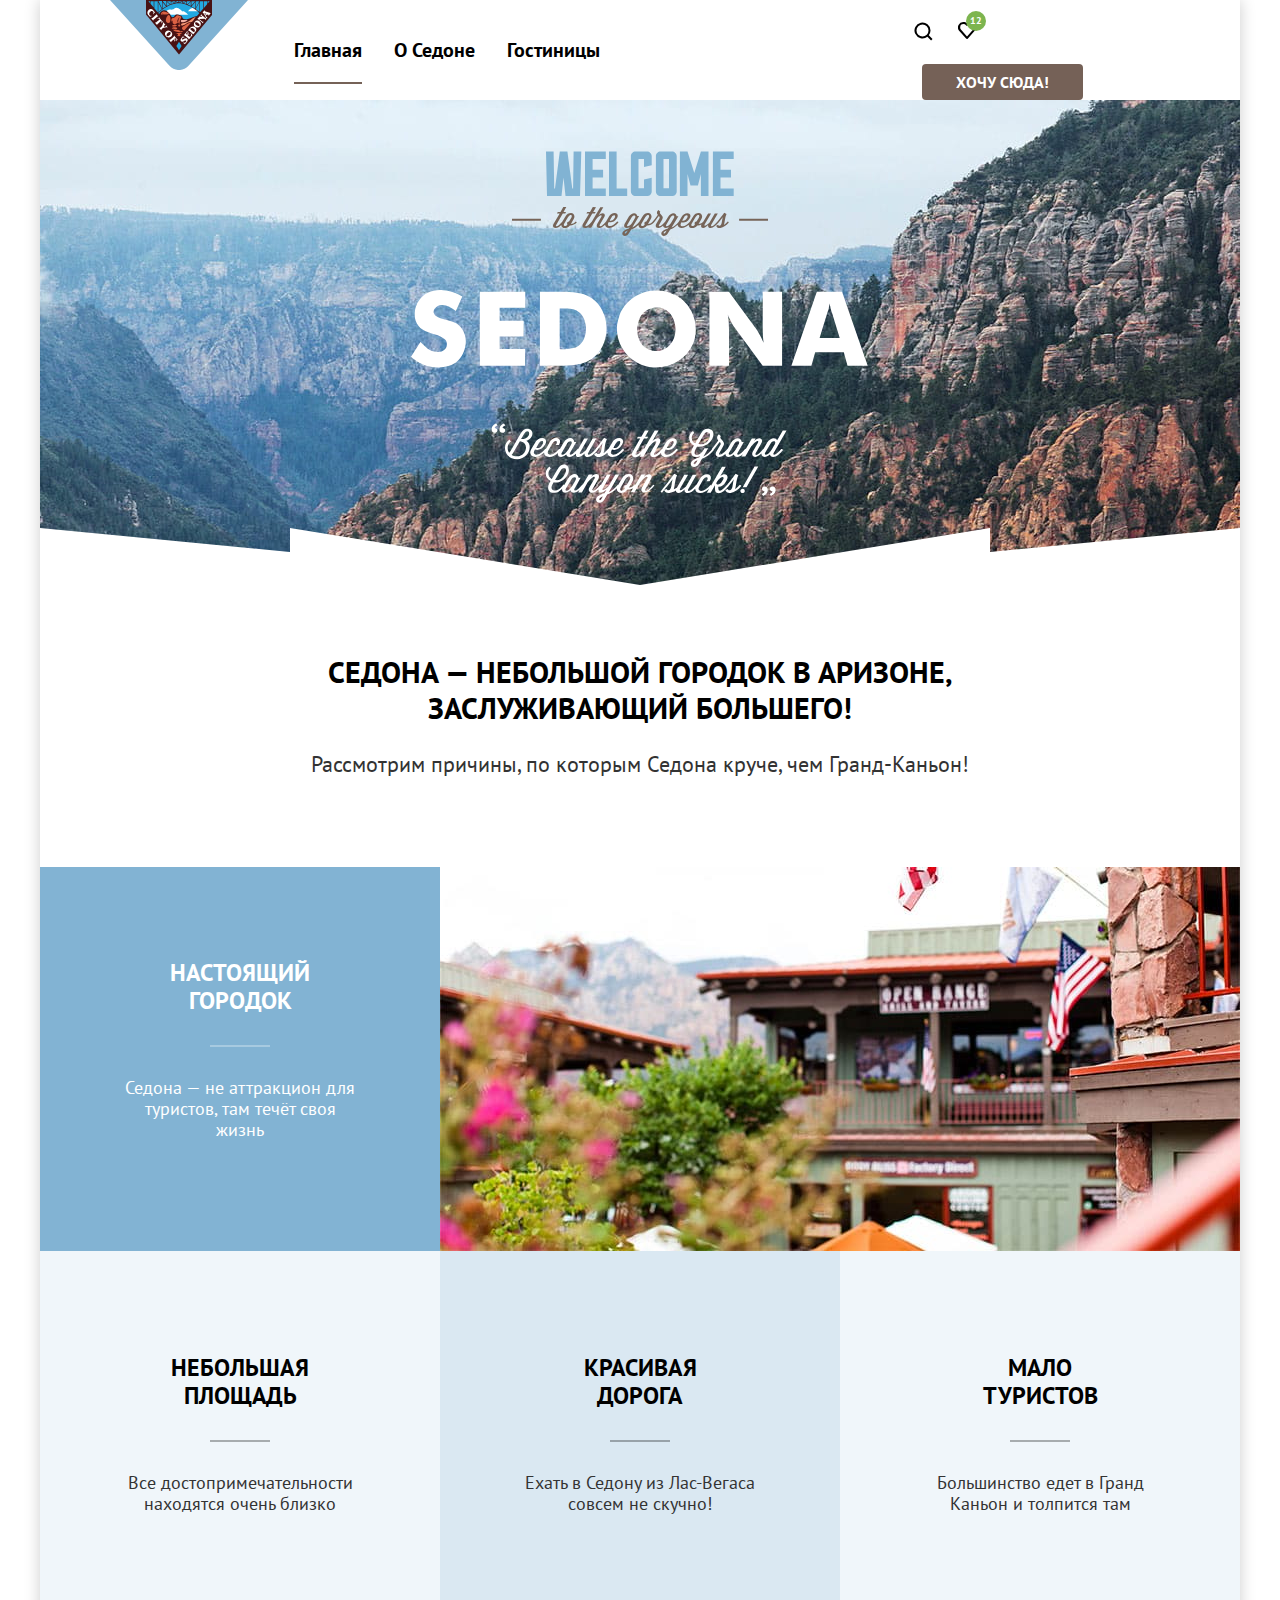
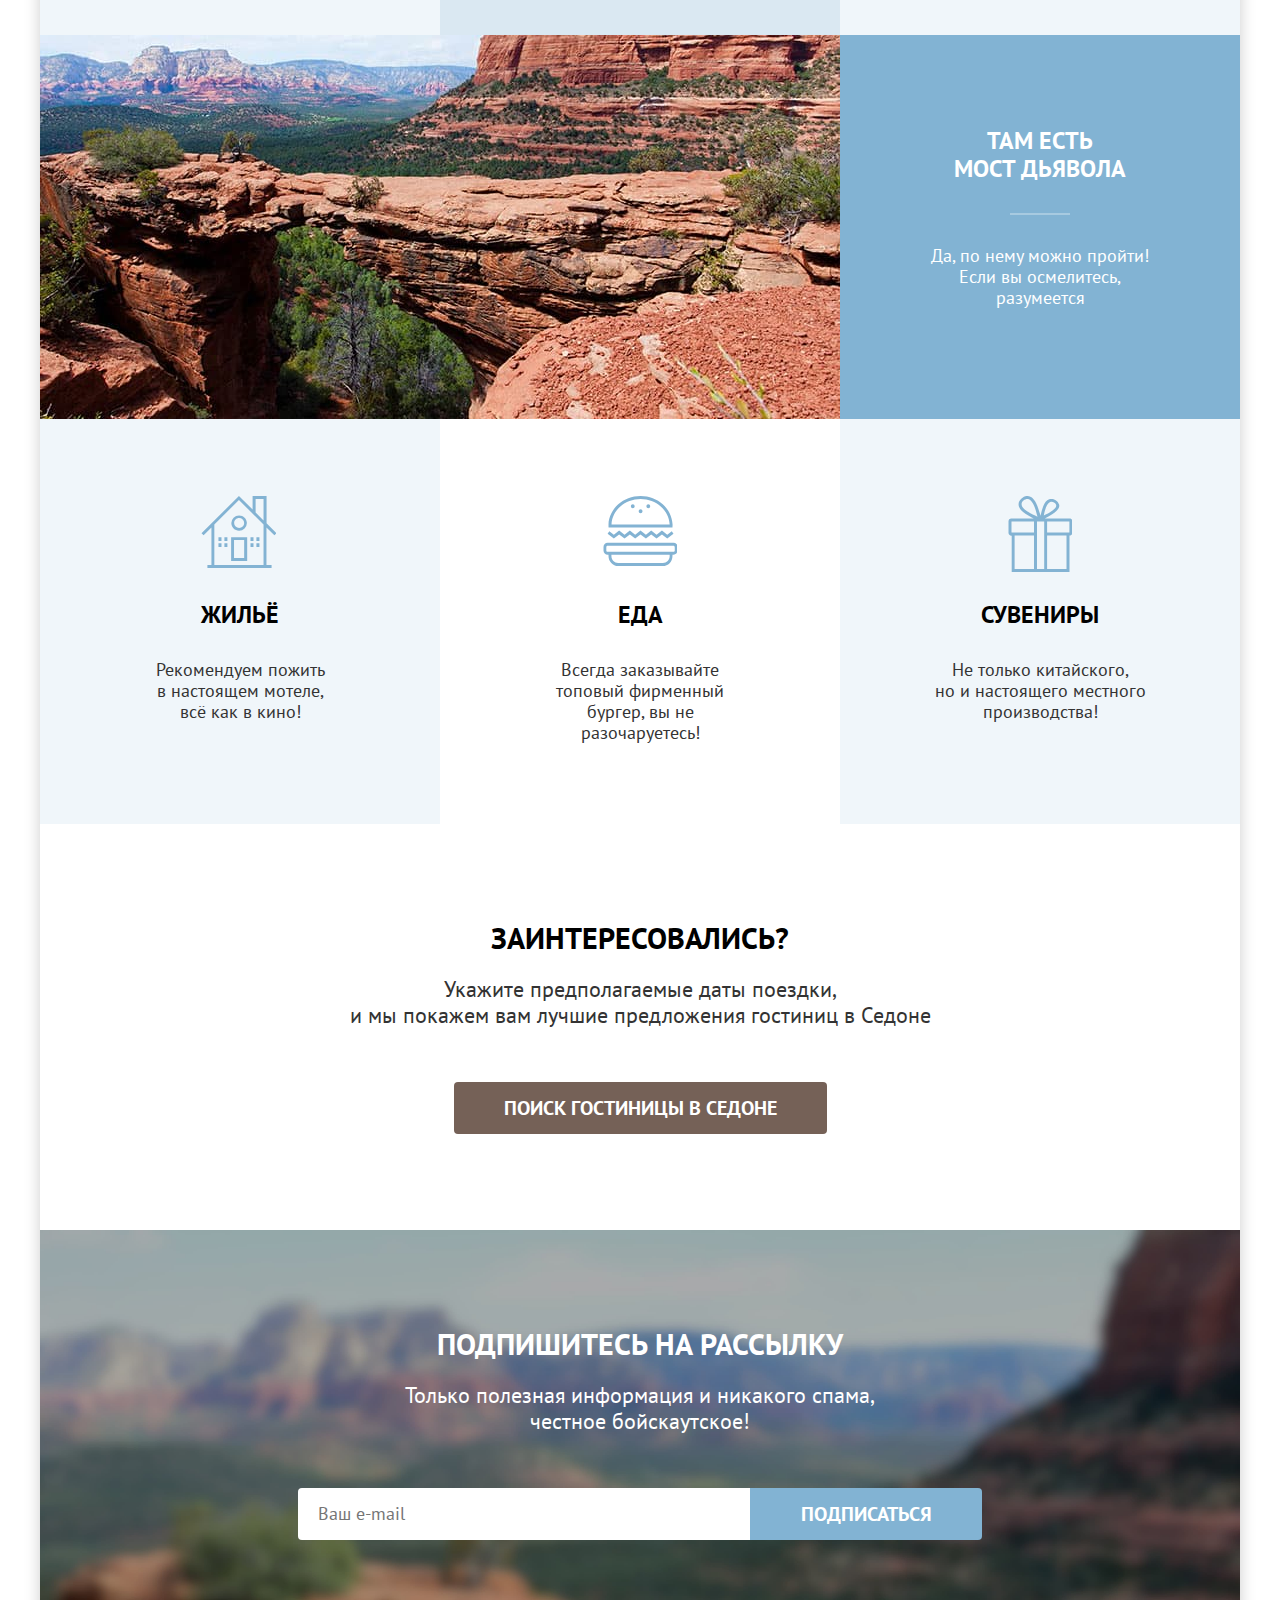
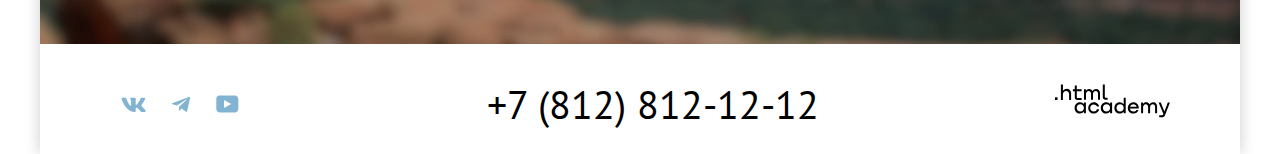
<file: index.html>
<!DOCTYPE html>
<html lang="ru">
  <head>
    <meta charset="utf-8">
    <title>HTML Academy: Седона</title>
    <link rel="stylesheet" href="styles/styles.css">
    <link rel="icon" href="favicon.ico">
  </head>
  <body>
  <div class="page-container">
  <header class="main-header">
    <nav class="navigation">
      <a class="main-header-logo">
        <img class="logo" src="images/icons/logo.svg" width="140" height="70" alt="Логотип сайта городка Седона.">
      </a>
      <ul class="navigation-list">
        <li class="navigation-item">
          <a class="navigation-link navigation-link-current" href="index.html">Главная</a>
        </li>
        <li class="navigation-item">
          <a class="navigation-link" href="#">О Седоне</a>
        </li>
        <li class="navigation-item">
          <a class="navigation-link" href="#">Гостиницы</a>
        </li>
      </ul>
      <ul class="navigation-list navigation-user">
        <li class="navigation-item">
          <a class="navigation-link navigation-link-search" href="#">
            <span class="visually-hidden">
                Поиск.
            </span>
            <svg class="navigation-link-icons" aria-hidden="true" focusable="false" width="19" height="19" viewBox="0 0 19 19" fill="none" xmlns="http://www.w3.org/2000/svg">
              <path d="m18.5 17-3.7-3.7a8 8 0 0 0 1.7-4.8 8 8 0 1 0-3.1 6.3l3.7 3.7 1.4-1.5Zm-10-2.5a6 6 0 0 1-6-6 6 6 0 0 1 12 0 6 6 0 0 1-6 6Z"/>
            </svg>
          </a>
        </li>
        <li class="navigation-item">
          <a class="navigation-link navigation-link-favorite" href="#">
            <span class="visually-hidden">
              Избранное.
            </span>
            <svg class="navigation-link-icons" aria-hidden="true" focusable="false" width="18" height="17" viewBox="0 0 18 17" fill="none" xmlns="http://www.w3.org/2000/svg">
              <path d="M8.9 17a1 1 0 0 1-.8-.4l-7-7.9A5.4 5.4 0 0 1 5.5 0C6.8 0 8 .5 9 1.3a5.5 5.5 0 0 1 9 4.1c0 1.3-.5 2.5-1.3 3.4l-7 7.9c-.2.2-.4.3-.8.3Zm-6-9.5L9 14.4l6.2-7c.5-.5.7-1.2.7-2 0-1.8-1.5-3.3-3.3-3.3-1 0-2 .5-2.7 1.3-.3.3-.6.4-.9.4-.3 0-.6-.2-.8-.4a3.7 3.7 0 0 0-2.7-1.3 3.3 3.3 0 0 0-3.3 3.3c-.1.9.3 1.6.7 2.1-.1 0-.1 0 0 0Z"/>
            </svg>
            <span class="navigation-link-favorite-amount">
              12
            </span>
          </a>
        </li>
        <li class="navigation-item">
          <a class="navigation-link-user" href="#">Хочу сюда!</a>
        </li>
      </ul>
    </nav>
  </header>
  <main class="main-container main-index">
    <h1 class="visually-hidden">Городок Седона.</h1>
    <div class="welcome">
      <img class="welcome-image" src="images/icons/welcome.svg" width="458" height="352" alt="Добро пожаловать в городок Седона.">
    </div>
    <section class="advantages">
        <div class="advantages-preface">
          <h2 class="advantages-title">Седона — небольшой городок в Аризоне,<br> заслуживающий большего!</h2>
          <p class="advantages-text">Рассмотрим причины, по которым Седона круче, чем Гранд-Каньон!</p>
        </div>
        <ul class="advantages-list">
         <li class="advantages-item advantages-item-accent-text">
           <div class="advantages-item">
            <h3 class="advantages-item-title advantages-item-line-accent">Настоящий городок</h3>
            <p class="advantages-item-description">Седона — не аттракцион для туристов, там течёт своя жизнь</p>
           </div>
           <div class="advantages-item-image">
             <img class="advantages-image" src="images/advantages/town.jpg" width="800" height="384" alt="Вид на городок.">
           </div>
         </li>
         <li class="advantages-item">
          <h3 class="advantages-item-title advantages-item-line">Небольшая площадь</h3>
          <p class="advantages-item-description">Все достопримечательности находятся очень близко</p>
         </li>
          <li class="advantages-item advantages-item-second-background">
          <h3 class="advantages-item-title advantages-item-line">Красивая дорога</h3>
          <p class="advantages-item-description">Ехать в Седону из Лас-Вегаса совсем не скучно!</p>
        </li>
        <li class="advantages-item">
          <h3 class="advantages-item-title advantages-item-line">Мало туристов</h3>
          <p class="advantages-item-description">Большинство едет в Гранд Каньон и толпится там</p>
        </li>
        <li class="advantages-item advantages-item-accent-text">
          <div class="advantages-item">
            <h3 class="advantages-item-title advantages-item-line-accent">Там есть<br> мост дьявола</h3>
            <p class="advantages-item-description">Да, по нему можно пройти! Если вы осмелитесь, разумеется</p></div>
          <div class="advantages-item-image advantages-item-image-bridge">
            <img class="advantages-image" src="images/advantages/devils-bridge.jpg" width="800" height="384" alt="Мост дьявола.">
          </div>
        </li>
        <li class="advantages-item advantages-item-icons">
          <h3 class="advantages-item-title advantages-item-home">Жильё</h3>
          <p class="advantages-item-description">Рекомендуем пожить в настоящем мотеле, всё как в кино!</p>
        </li>
        <li class="advantages-item advantages-item-icons advantages-item-third-background">
          <h3 class="advantages-item-title advantages-item-burger">Еда</h3>
          <p class="advantages-item-description">Всегда заказывайте<br> топовый фирменный бургер, вы не разочаруетесь!</p>
        </li>
        <li class="advantages-item advantages-item-icons">
          <h3 class="advantages-item-title advantages-item-present">Сувениры</h3>
          <p class="advantages-item-description">Не только китайского,<br> но и настоящего местного производства!</p>
        </li>
      </ul>
    </section>
    <section class="selection">
      <h2 class="selection-title">Заинтересовались?</h2>
      <p class="selection-text">Укажите предполагаемые даты поездки,<br>и мы покажем вам лучшие предложения гостиниц в Седоне</p>
        <button class="button button-selection" type="button">Поиск гостиницы в Седоне</button>
    </section>
    <section class="newsletter">
      <h2 class="newsletter-title">Подпишитесь на рассылку</h2>
      <p class="newsletter-text">Только полезная информация и никакого спама, честное бойскаутское!</p>
      <form class="newsletter-form" action="https://echo.htmlacademy.ru/" method="post">
        <label class="visually-hidden" for="newsletter-email">Email.</label>
        <input class="field" placeholder="Ваш e-mail" type="email" name="newsletter-email" id="newsletter-email" required>
        <button class="button newsletter-button" type="submit">Подписаться</button>
      </form>
    </section>
  </main>
  <footer class="page-footer">
    <section class="footer-social">
      <h2 class="visually-hidden">Социальные сети.</h2>
      <ul class="footer-social-list">
        <li class="footer-social-item">
          <a class="button-social" href="https://vk.com/htmlacademy">
            <svg class="footer-social-icons" aria-hidden="true" focusable="false" width="25" height="15" viewBox="0 0 25 15" fill="none" xmlns="http://www.w3.org/2000/svg">
              <path fill-rule="evenodd" clip-rule="evenodd" d="M24.1 1.8c.2-.5 0-1-.8-1h-2.6c-.7 0-1 .4-1.1.8 0 0-1.4 3.2-3.3 5.3-.6.6-.9.8-1.2.8-.2 0-.4-.2-.4-.8V1.8c0-.7-.2-1-.8-1h-4c-.5 0-.8.4-.8.6 0 .7 1 .8 1 2.6v3.8c0 .8 0 1-.4 1-.9 0-3-3.3-4.3-7-.3-.7-.5-1-1.2-1H1.6c-.8 0-1 .4-1 .8 0 .7 1 4 4.2 8.5C7 13.2 10 15 12.8 15c1.7 0 1.9-.4 1.9-1v-2.4c0-.7.2-.8.7-.8.4 0 1 .1 2.6 1.6 1.8 1.8 2 2.6 3 2.6h2.7c.7 0 1.1-.4 1-1.1-.3-.8-1.2-1.8-2.3-3-.6-.8-1.5-1.5-1.8-2-.4-.4-.3-.6 0-1 0 0 3.2-4.5 3.5-6Z"/>
            </svg>
            <span class="visually-hidden">ВКонтакте.</span>
          </a>
        </li>
        <li class="footer-social-item">
          <a class="button-social" href="https://t.me/htmlacademy">
            <svg class="footer-social-icons" aria-hidden="true" focusable="false" width="18" height="16" viewBox="0 0 18 16" fill="none" xmlns="http://www.w3.org/2000/svg">
              <path d="M16.8 1 .8 7c-1 .4-1 1-.2 1.3l4.1 1.3 9.5-6c.5-.3.9-.1.5.2l-7.6 7-.3 4.1c.4 0 .6-.2.8-.4l2-2 4.1 3.1c.8.5 1.3.3 1.5-.7L18 2.2c.3-1-.4-1.6-1.1-1.2Z"/>
            </svg>
            <span class="visually-hidden">Telegram.</span>
          </a>
        </li>
        <li class="footer-social-item">
          <a class="button-social" href="https://www.youtube.com/user/htmlacademyru">
            <svg class="footer-social-icons" aria-hidden="true" focusable="false" width="23" height="18" viewBox="0 0 23 18" fill="none" xmlns="http://www.w3.org/2000/svg">
              <path d="M19 .4H3.4C1.6.4.3 2 .3 3.8v10c0 2 1.3 3.6 3.2 3.6h15.7c1.6 0 3.1-1.6 3.1-3.4V3.8C22.1 2 20.8.4 19 .4ZM8 12.9v-8l7.3 4-7.3 4Z"/>
            </svg>
            <span class="visually-hidden">Youtube.</span>
          </a>
        </li>
      </ul>
    </section>
    <section class="footer-contacts">
      <h2 class="visually-hidden">Телефон.</h2>
      <a class="footer-phone" href="tel:+78128121212">+7 (812) 812-12-12</a>
    </section>
    <section class="htmlacademy">
      <h2 class="visually-hidden">html academy.</h2>
      <a class="htmlacademy-link" href="https://htmlacademy.ru/">
        <svg class="htmlacademy-logo" aria-hidden="true" focusable="false" width="115" height="34" viewBox="0 0 115 34" fill="none" xmlns="http://www.w3.org/2000/svg">
          <path d="M0 13.3v2.6h2.5v-2.6H0ZM11.6 4.9c-1.6 0-2.8.7-3.6 1.7h-.1V.4h-2v15.5h2v-5.3C7.9 8.5 9.2 7 11.2 7c1.8 0 2.9 1.4 2.9 3.2v5.7h2V9.8c.1-3-1.8-5-4.5-5ZM26.6 5.2h-4.8V1.5h-2v3.8h-1.9v2h1.9v6c0 1.7 1 2.7 2.7 2.7h4.1v-2h-3.7c-.7 0-1.1-.4-1.1-1.1V7.2h4.8v-2ZM41.1 5c-1.6 0-2.9.8-3.5 2h-.1a3.7 3.7 0 0 0-3.4-2c-1.4 0-2.5.8-3.1 1.8h-.1V5.2H29v10.6h2v-5.4c0-2 1-3.5 2.6-3.5 1.5 0 2.4 1 2.4 2.6v6.3h2v-5.6c0-2.4 1.4-3.3 2.6-3.3 1.5 0 2.4 1 2.4 2.6v6.3h2V9.3c.1-2.5-1.4-4.3-3.9-4.3ZM47.8 13c0 1.8 1 2.8 2.8 2.8h2v-2h-1.7c-.7 0-1.1-.4-1.1-1.1V.4h-2V13ZM28.9 20a4.9 4.9 0 0 0-3.9-1.7c-3.1 0-5.4 2.3-5.4 5.6s2.3 5.6 5.4 5.6c1.8 0 3-.8 3.8-2h.1v1.7h2V18.6h-2V20Zm-3.6 7.5a3.5 3.5 0 0 1-3.6-3.6c0-2 1.4-3.6 3.6-3.6s3.6 1.6 3.6 3.6c0 1.9-1.4 3.6-3.6 3.6ZM44.2 22.4c-.5-2.4-2.6-4.1-5.4-4.1a5.4 5.4 0 0 0-5.6 5.6c0 3 2.2 5.6 5.6 5.6 2.8 0 4.9-1.8 5.4-4.2h-2.1a3.4 3.4 0 0 1-3.3 2.3 3.5 3.5 0 0 1-3.6-3.6c0-2 1.4-3.6 3.6-3.6 1.6 0 2.8 1 3.3 2.2h2.1v-.2ZM55.1 20a4.9 4.9 0 0 0-3.9-1.7c-3.1 0-5.4 2.3-5.4 5.6s2.3 5.6 5.4 5.6c1.8 0 3-.8 3.8-2h.1v1.7h2V18.6h-2V20Zm-3.6 7.5a3.5 3.5 0 0 1-3.6-3.6c0-2 1.4-3.6 3.6-3.6s3.6 1.6 3.6 3.6c0 1.9-1.5 3.6-3.6 3.6ZM68.7 20.2a5 5 0 0 0-3.9-2c-3.1 0-5.4 2.4-5.4 5.7 0 3.3 2.2 5.6 5.4 5.6 1.7 0 3-.8 3.8-1.8h.1v1.5h2V13.8h-2v6.4Zm-3.6 7.3a3.5 3.5 0 0 1-3.6-3.6c0-2 1.4-3.6 3.6-3.6s3.6 1.6 3.6 3.6c-.1 2-1.5 3.6-3.6 3.6ZM78.3 18.3a5.4 5.4 0 0 0-5.5 5.6c0 3 2.1 5.6 5.5 5.6 2.5 0 4.5-1.3 5.2-3.6h-2.1c-.5 1-1.6 1.6-3 1.6-1.9 0-3.3-1.3-3.4-3h8.8c.2-3.5-2-6.2-5.5-6.2Zm0 1.9c1.7 0 3 1 3.3 2.6h-6.5a3.2 3.2 0 0 1 3.2-2.6ZM98.2 18.3a4 4 0 0 0-3.6 2h-.1c-.6-1.2-1.8-2-3.4-2-1.4 0-2.5.7-3.1 1.8v-1.5h-1.9v10.6h2v-5.4c0-2 1-3.4 2.6-3.5 1.5 0 2.4 1 2.4 2.6v6.3h2v-5.6c0-2.4 1.4-3.3 2.6-3.3 1.5 0 2.4 1 2.4 2.6v6.3h2v-6.5c.1-2.6-1.4-4.4-3.9-4.4ZM109.4 27.4l-3.6-9h-2.2l4.8 11.7c-.3.9-.7 1.2-1.7 1.2h-2.5v2h2.5c1.8 0 2.8-.8 3.5-2.6l4.7-12.2h-2.1l-3.4 8.9Z"/>
        </svg>
        <span class="visually-hidden">html academy.</span>
      </a>
    </section>
  </footer>
  </div>
  <div class="modal-container modal-container-close">
    <div class="modal modal-selection">
      <button class="modal-close-button" type="button">
        <span class="visually-hidden">Закрыть.</span>
      </button>
      <section class="modal-content">
        <h2 class="modal-tittle">Поиск гостиницы в Седоне</h2>
        <form class="selection-form" action="https://echo.htmlacademy.ru/" method="post">
          <div class="selection-form-square">
           <label class="selection-form-caption" for="selection-check-in">Дата заезда:</label>
           <span class="selection-form-data">
             <input class="selection-data" name="selection-check-in" id="selection-check-in" required placeholder="Укажите дату" value="27 апреля 2020">
             <button class="selection-form-calendar" type="button">
               <span class="visually-hidden">Выбрать дату заезда.</span>
             </button>
           </span>
            <p class="selection-form-help selection-form-help-error">Мы не можем отправить вас в прошлое.</p>
          </div>
          <div class="selection-form-square">
            <label class="selection-form-caption" for="selection-departure">Дата выезда:</label>
            <span class="selection-form-data">
              <input class="selection-data" name="selection-departure" id="selection-departure" required placeholder="Укажите дату" value="1 сентября 2023">
              <button class="selection-form-calendar" type="button">
              <span class="visually-hidden">Выбрать дату выезда.</span>
            </button>
            </span>
            <p class="selection-form-help">На эти даты есть свободные номера. Пока есть.</p>
          </div>
          <div class="selection-form-amount">
            <div class="form-amount-adults">
              <label class="form-caption-amount" for="adults">Взрослые:</label>
              <span class="selection-amount-meter">
                <button class="amount-meter amount-meter-minus" type="button">
                  <svg class="amount-meter-icon amount-meter-minus-icon" aria-hidden="true" focusable="false" width="14" height="2" viewBox="0 0 14 2" fill="none" xmlns="http://www.w3.org/2000/svg">
                    <path d="M0 0v2h14V0H0Z"/>
                  </svg>
                  <span class="visually-hidden">Минус.</span>
                </button>
                <input class="amount-total" type="number" id="adults" name="adults" placeholder="2">
                <button class="amount-meter amount-meter-plus" type="button">
                  <svg class="amount-meter-icon amount-meter-plus-icon" aria-hidden="true" focusable="false" width="14" height="14" viewBox="0 0 14 14" fill="none" xmlns="http://www.w3.org/2000/svg">
                    <path d="M14 6H8V0H6v6H0v2h6v6h2V8h6V6Z"/>
                  </svg>
                  <span class="visually-hidden">Плюс.</span>
                </button>
              </span>
            </div>
            <div class="form-amount-childs">
              <span class="form-caption-amount-caption">
                <label class="form-caption-amount" for="childs">Дети:</label>
                <span class="tooltip">
                  <button class="tooltip-toggle" type="button">
                    <svg class="tooltip-icon" aria-hidden="true" focusable="false" width="2" height="12" viewBox="0 0 2 12" fill="none" xmlns="http://www.w3.org/2000/svg">
                      <path fill-rule="evenodd" clip-rule="evenodd" d="M0 0h2v2H0V0Zm2 12H0V3h2v9Z"/>
                    </svg>
                  </button>
                  <span class="tooltip-text">
                    Укажите количество детей, которые будут с вами, возраст которых от 6 до 18 лет. Дети до 6 лет размещаются бесплатно.
                  </span>
                </span>
              </span>
              <span class="selection-amount-meter">
                <button class="amount-meter amount-meter-minus" type="button">
                  <svg class="amount-meter-icon amount-meter-minus-icon" aria-hidden="true" focusable="false" width="14" height="2" viewBox="0 0 14 2" fill="none" xmlns="http://www.w3.org/2000/svg">
                    <path d="M0 0v2h14V0H0Z"/>
                  </svg>
                  <span class="visually-hidden">Минус.</span>
                </button>
                <input class="amount-total" type="number" id="childs" name="childs" placeholder="1">
                <button class="amount-meter amount-meter-plus" type="button">
                  <svg class="amount-meter-icon amount-meter-plus-icon" aria-hidden="true" focusable="false" width="14" height="14" viewBox="0 0 14 14" fill="none" xmlns="http://www.w3.org/2000/svg">
                    <path d="M14 6H8V0H6v6H0v2h6v6h2V8h6V6Z"/>
                  </svg>
                  <span class="visually-hidden">Плюс.</span>
                </button>
              </span>
            </div>
          </div>
          <button class="modal-selection-button" type="submit">Найти</button>
        </form>
      </section>
    </div>
  </div>
  </body>
</html>
</file>
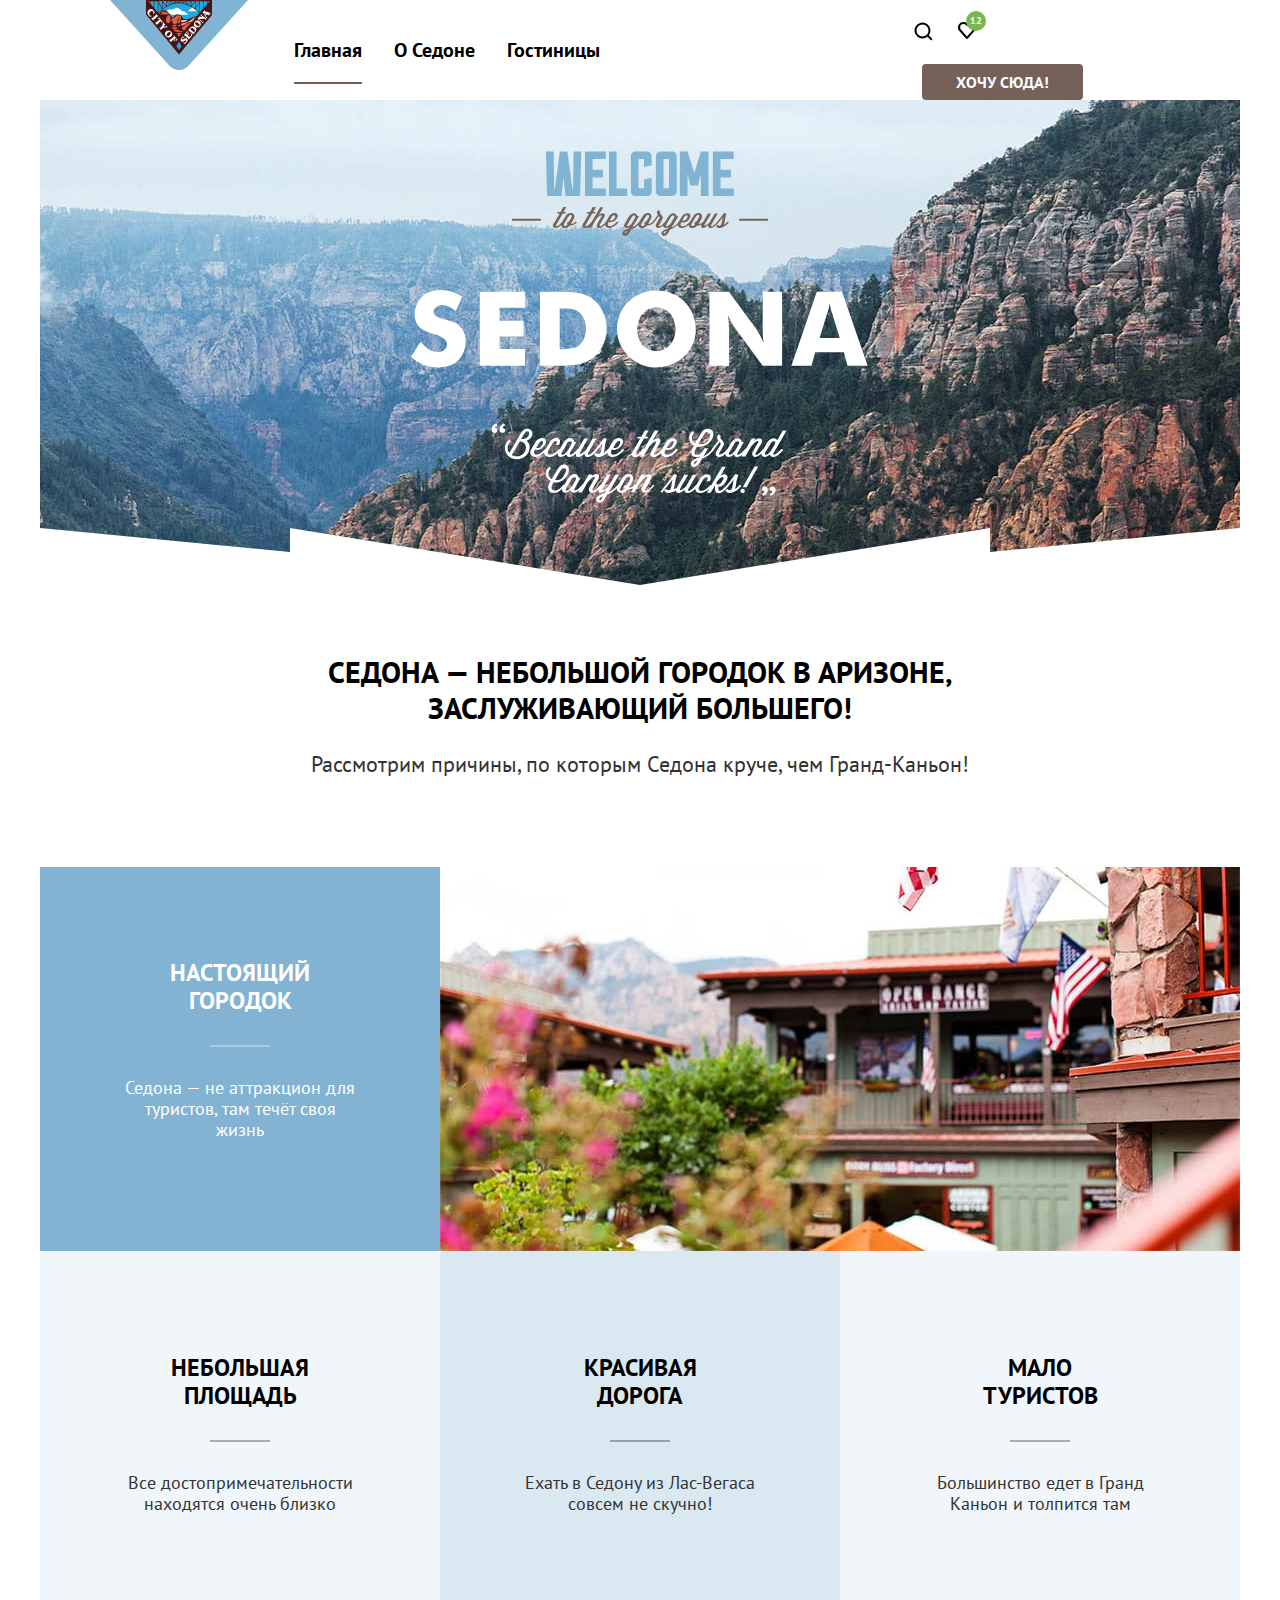
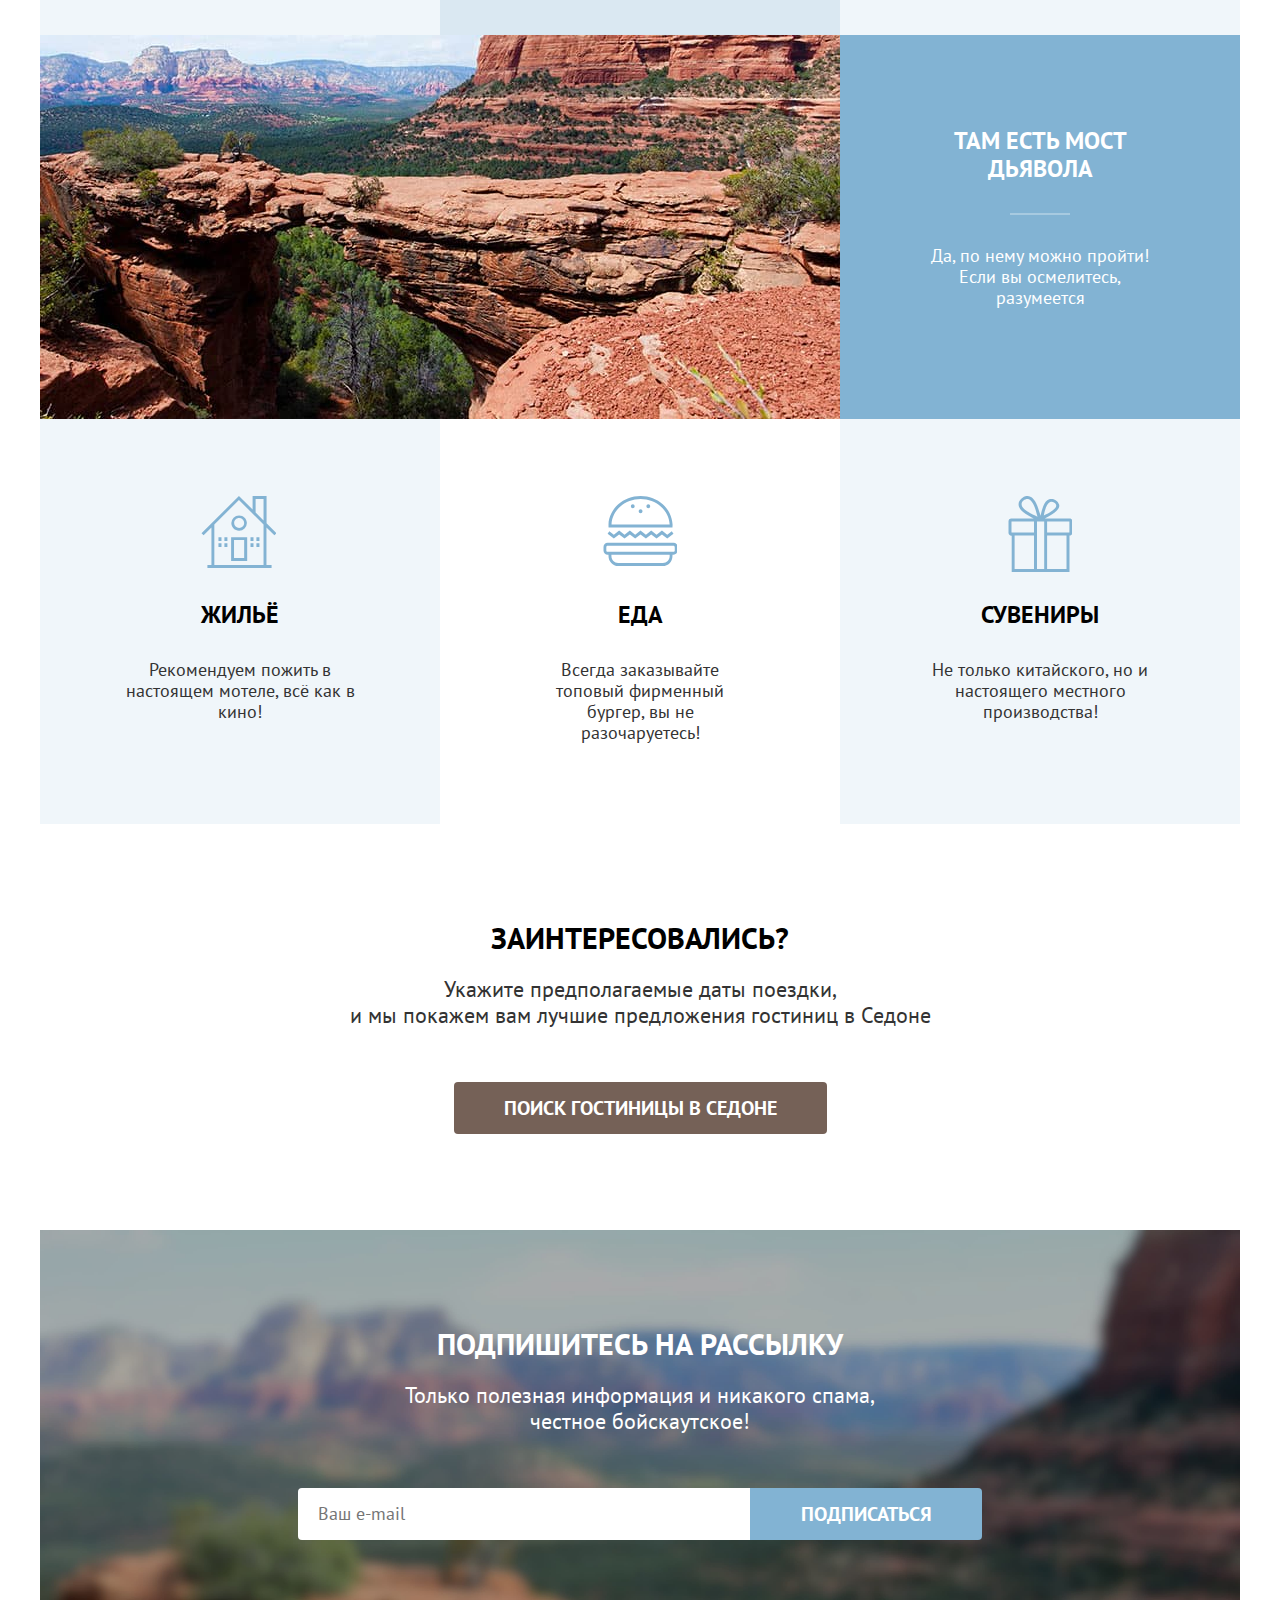
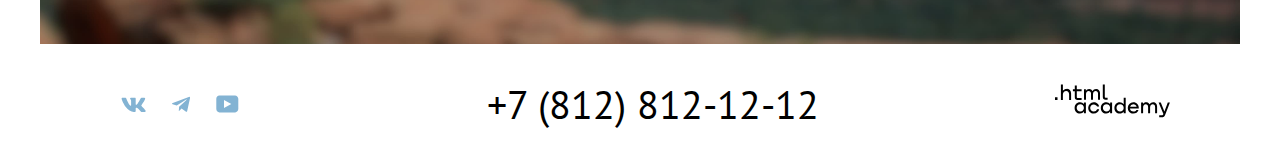
<file: 10/index.html>
<!DOCTYPE html>
<html lang="ru">
  <head>
    <meta charset="utf-8">
    <title>HTML Academy: Седона</title>
    <link rel="stylesheet" href="styles/styles.css">
    <link rel="icon" href="favicon.ico">
    <base href="https://htmlacademy-htmlcss.github.io/1918335-sedona-35/10/">
</head>
  <body>
  <header class="main-header">
    <nav class="navigation">
      <a class="main-header-logo">
        <img class="logo" src="images/icons/logo.svg" width="140" height="70" alt="Логотип сайта городка Седона.">
      </a>
      <ul class="navigation-list">
        <li class="navigation-item">
          <a class="navigation-link navigation-link-current" href="index.html">Главная</a>
        </li>
        <li class="navigation-item">
          <a class="navigation-link" href="#">О Седоне</a>
        </li>
        <li class="navigation-item">
          <a class="navigation-link" href="#">Гостиницы</a>
        </li>
      </ul>
      <ul class="navigation-list navigation-user">
        <li class="navigation-item">
          <a class="navigation-link navigation-link-search" href="#">
            <span class="visually-hidden">
                Поиск.
            </span>
            <svg class="navigation-link-icons" aria-hidden="true" focusable="false" width="19" height="19" viewBox="0 0 19 19" fill="none" xmlns="http://www.w3.org/2000/svg">
              <path d="m18.5 17-3.7-3.7a8 8 0 0 0 1.7-4.8 8 8 0 1 0-3.1 6.3l3.7 3.7 1.4-1.5Zm-10-2.5a6 6 0 0 1-6-6 6 6 0 0 1 12 0 6 6 0 0 1-6 6Z"/>
            </svg>
          </a>
        </li>
        <li class="navigation-item">
          <a class="navigation-link navigation-link-favorite" href="#">
            <span class="visually-hidden">
              Избранное.
            </span>
            <svg class="navigation-link-icons" aria-hidden="true" focusable="false" width="18" height="17" viewBox="0 0 18 17" fill="none" xmlns="http://www.w3.org/2000/svg">
              <path d="M8.9 17a1 1 0 0 1-.8-.4l-7-7.9A5.4 5.4 0 0 1 5.5 0C6.8 0 8 .5 9 1.3a5.5 5.5 0 0 1 9 4.1c0 1.3-.5 2.5-1.3 3.4l-7 7.9c-.2.2-.4.3-.8.3Zm-6-9.5L9 14.4l6.2-7c.5-.5.7-1.2.7-2 0-1.8-1.5-3.3-3.3-3.3-1 0-2 .5-2.7 1.3-.3.3-.6.4-.9.4-.3 0-.6-.2-.8-.4a3.7 3.7 0 0 0-2.7-1.3 3.3 3.3 0 0 0-3.3 3.3c-.1.9.3 1.6.7 2.1-.1 0-.1 0 0 0Z"/>
            </svg>
            <span class="navigation-link-favorite-amount">
              12
            </span>
          </a>
        </li>
        <li class="navigation-item">
          <a class="navigation-link-user" href="#">Хочу сюда!</a>
        </li>
      </ul>
    </nav>
  </header>
  <main class="main-container main-index">
      <h1 class="visually-hidden">Городок Седона.</h1>
      <div class="welcome">
      <img class="welcome-image" src="images/icons/welcome.svg" width="458" height="352" alt="Добро пожаловать в городок Седона.">
      </div>
      <section class="advantages">
        <div class="advantages-preface">
          <h2 class="advantages-title">Седона — небольшой городок в Аризоне,<br> заслуживающий большего!</h2>
          <p class="advantages-text">Рассмотрим причины, по которым Седона круче, чем Гранд-Каньон!</p>
        </div>
        <ul class="advantages-list">
         <li class="advantages-item advantages-item-accent-text">
           <div class="advantages-item">
            <h3 class="advantages-item-title advantages-item-line-accent">Настоящий городок</h3>
            <p class="advantages-item-description">Седона — не аттракцион для туристов, там течёт своя жизнь</p>
           </div>
           <div class="advantages-item-image">
             <img class="advantages-image" src="images/advantages/town.jpg" width="800" height="384" alt="Вид на городок.">
           </div>
         </li>
         <li class="advantages-item">
          <h3 class="advantages-item-title advantages-item-line">Небольшая площадь</h3>
          <p class="advantages-item-description">Все достопримечательности находятся очень близко</p>
         </li>
          <li class="advantages-item advantages-item-second-background">
          <h3 class="advantages-item-title advantages-item-line">Красивая дорога</h3>
          <p class="advantages-item-description">Ехать в Седону из Лас-Вегаса совсем не скучно!</p>
        </li>
        <li class="advantages-item">
          <h3 class="advantages-item-title advantages-item-line">Мало туристов</h3>
          <p class="advantages-item-description">Большинство едет в Гранд Каньон и толпится там</p>
        </li>
        <li class="advantages-item advantages-item-accent-text">
          <div class="advantages-item">
            <h3 class="advantages-item-title advantages-item-line-accent">Там есть мост дьявола</h3>
            <p class="advantages-item-description">Да, по нему можно пройти! Если вы осмелитесь, разумеется</p></div>
          <div class="advantages-item-image advantages-item-image-bridge">
            <img class="advantages-image" src="images/advantages/devils-bridge.jpg" width="800" height="384" alt="Мост дьявола.">
          </div>
        </li>
        <li class="advantages-item advantages-item-icons">
          <h3 class="advantages-item-title advantages-item-home">Жильё</h3>
          <p class="advantages-item-description">Рекомендуем пожить в настоящем мотеле, всё как в кино!</p>
        </li>
        <li class="advantages-item advantages-item-icons advantages-item-third-background">
          <h3 class="advantages-item-title advantages-item-burger">Еда</h3>
          <p class="advantages-item-description">Всегда заказывайте топовый фирменный бургер, вы не разочаруетесь!</p>
        </li>
        <li class="advantages-item advantages-item-icons">
          <h3 class="advantages-item-title advantages-item-present">Сувениры</h3>
          <p class="advantages-item-description">Не только китайского, но и настоящего местного производства!</p>
        </li>
      </ul>
    </section>
    <section class="selection">
      <h2 class="selection-title">Заинтересовались?</h2>
      <p class="selection-text">Укажите предполагаемые даты поездки,<br>и мы покажем вам лучшие предложения гостиниц в Седоне</p>
        <button class="button button-selection" type="button">Поиск гостиницы в Седоне</button>
    </section>
    <section class="newsletter">
      <h2 class="newsletter-title">Подпишитесь на рассылку</h2>
      <p class="newsletter-text">Только полезная информация и никакого спама, честное бойскаутское!</p>
      <form class="newsletter-form" action="https://echo.htmlacademy.ru/" method="post">
        <label class="visually-hidden" for="newsletter-email">Email.</label>
        <input class="field" placeholder="Ваш e-mail" type="email" name="newsletter-email" id="newsletter-email" required>
        <button class="button newsletter-button" type="submit">Подписаться</button>
      </form>
    </section>
  </main>
  <footer class="page-footer">
    <section class="footer-social">
      <h2 class="visually-hidden">Социальные сети.</h2>
      <ul class="footer-social-list">
        <li class="footer-social-item">
          <a class="button-social" href="https://vk.com/htmlacademy">
            <svg class="footer-social-icons" aria-hidden="true" focusable="false" width="25" height="15" viewBox="0 0 25 15" fill="none" xmlns="http://www.w3.org/2000/svg">
              <path fill-rule="evenodd" clip-rule="evenodd" d="M24.1 1.8c.2-.5 0-1-.8-1h-2.6c-.7 0-1 .4-1.1.8 0 0-1.4 3.2-3.3 5.3-.6.6-.9.8-1.2.8-.2 0-.4-.2-.4-.8V1.8c0-.7-.2-1-.8-1h-4c-.5 0-.8.4-.8.6 0 .7 1 .8 1 2.6v3.8c0 .8 0 1-.4 1-.9 0-3-3.3-4.3-7-.3-.7-.5-1-1.2-1H1.6c-.8 0-1 .4-1 .8 0 .7 1 4 4.2 8.5C7 13.2 10 15 12.8 15c1.7 0 1.9-.4 1.9-1v-2.4c0-.7.2-.8.7-.8.4 0 1 .1 2.6 1.6 1.8 1.8 2 2.6 3 2.6h2.7c.7 0 1.1-.4 1-1.1-.3-.8-1.2-1.8-2.3-3-.6-.8-1.5-1.5-1.8-2-.4-.4-.3-.6 0-1 0 0 3.2-4.5 3.5-6Z"/>
            </svg>
            <span class="visually-hidden">ВКонтакте.</span>
          </a>
        </li>
        <li class="footer-social-item">
          <a class="button-social" href="https://t.me/htmlacademy">
            <svg class="footer-social-icons" aria-hidden="true" focusable="false" width="18" height="16" viewBox="0 0 18 16" fill="none" xmlns="http://www.w3.org/2000/svg">
              <path d="M16.8 1 .8 7c-1 .4-1 1-.2 1.3l4.1 1.3 9.5-6c.5-.3.9-.1.5.2l-7.6 7-.3 4.1c.4 0 .6-.2.8-.4l2-2 4.1 3.1c.8.5 1.3.3 1.5-.7L18 2.2c.3-1-.4-1.6-1.1-1.2Z"/>
            </svg>
            <span class="visually-hidden">Telegram.</span>
          </a>
        </li>
        <li class="footer-social-item">
          <a class="button-social" href="https://www.youtube.com/user/htmlacademyru">
            <svg class="footer-social-icons" aria-hidden="true" focusable="false" width="23" height="18" viewBox="0 0 23 18" fill="none" xmlns="http://www.w3.org/2000/svg">
              <path d="M19 .4H3.4C1.6.4.3 2 .3 3.8v10c0 2 1.3 3.6 3.2 3.6h15.7c1.6 0 3.1-1.6 3.1-3.4V3.8C22.1 2 20.8.4 19 .4ZM8 12.9v-8l7.3 4-7.3 4Z"/>
            </svg>
            <span class="visually-hidden">Youtube.</span>
          </a>
        </li>
      </ul>
    </section>
    <section class="footer-contacts">
      <h2 class="visually-hidden">Телефон.</h2>
      <a class="footer-phone" href="tel:+78128121212">+7 (812) 812-12-12</a>
    </section>
    <section class="htmlacademy">
      <h2 class="visually-hidden">html academy.</h2>
      <a class="htmlacademy-link" href="https://htmlacademy.ru/">
        <svg class="htmlacademy-logo" aria-hidden="true" focusable="false" width="115" height="34" viewBox="0 0 115 34" fill="none" xmlns="http://www.w3.org/2000/svg">
          <path d="M0 13.3v2.6h2.5v-2.6H0ZM11.6 4.9c-1.6 0-2.8.7-3.6 1.7h-.1V.4h-2v15.5h2v-5.3C7.9 8.5 9.2 7 11.2 7c1.8 0 2.9 1.4 2.9 3.2v5.7h2V9.8c.1-3-1.8-5-4.5-5ZM26.6 5.2h-4.8V1.5h-2v3.8h-1.9v2h1.9v6c0 1.7 1 2.7 2.7 2.7h4.1v-2h-3.7c-.7 0-1.1-.4-1.1-1.1V7.2h4.8v-2ZM41.1 5c-1.6 0-2.9.8-3.5 2h-.1a3.7 3.7 0 0 0-3.4-2c-1.4 0-2.5.8-3.1 1.8h-.1V5.2H29v10.6h2v-5.4c0-2 1-3.5 2.6-3.5 1.5 0 2.4 1 2.4 2.6v6.3h2v-5.6c0-2.4 1.4-3.3 2.6-3.3 1.5 0 2.4 1 2.4 2.6v6.3h2V9.3c.1-2.5-1.4-4.3-3.9-4.3ZM47.8 13c0 1.8 1 2.8 2.8 2.8h2v-2h-1.7c-.7 0-1.1-.4-1.1-1.1V.4h-2V13ZM28.9 20a4.9 4.9 0 0 0-3.9-1.7c-3.1 0-5.4 2.3-5.4 5.6s2.3 5.6 5.4 5.6c1.8 0 3-.8 3.8-2h.1v1.7h2V18.6h-2V20Zm-3.6 7.5a3.5 3.5 0 0 1-3.6-3.6c0-2 1.4-3.6 3.6-3.6s3.6 1.6 3.6 3.6c0 1.9-1.4 3.6-3.6 3.6ZM44.2 22.4c-.5-2.4-2.6-4.1-5.4-4.1a5.4 5.4 0 0 0-5.6 5.6c0 3 2.2 5.6 5.6 5.6 2.8 0 4.9-1.8 5.4-4.2h-2.1a3.4 3.4 0 0 1-3.3 2.3 3.5 3.5 0 0 1-3.6-3.6c0-2 1.4-3.6 3.6-3.6 1.6 0 2.8 1 3.3 2.2h2.1v-.2ZM55.1 20a4.9 4.9 0 0 0-3.9-1.7c-3.1 0-5.4 2.3-5.4 5.6s2.3 5.6 5.4 5.6c1.8 0 3-.8 3.8-2h.1v1.7h2V18.6h-2V20Zm-3.6 7.5a3.5 3.5 0 0 1-3.6-3.6c0-2 1.4-3.6 3.6-3.6s3.6 1.6 3.6 3.6c0 1.9-1.5 3.6-3.6 3.6ZM68.7 20.2a5 5 0 0 0-3.9-2c-3.1 0-5.4 2.4-5.4 5.7 0 3.3 2.2 5.6 5.4 5.6 1.7 0 3-.8 3.8-1.8h.1v1.5h2V13.8h-2v6.4Zm-3.6 7.3a3.5 3.5 0 0 1-3.6-3.6c0-2 1.4-3.6 3.6-3.6s3.6 1.6 3.6 3.6c-.1 2-1.5 3.6-3.6 3.6ZM78.3 18.3a5.4 5.4 0 0 0-5.5 5.6c0 3 2.1 5.6 5.5 5.6 2.5 0 4.5-1.3 5.2-3.6h-2.1c-.5 1-1.6 1.6-3 1.6-1.9 0-3.3-1.3-3.4-3h8.8c.2-3.5-2-6.2-5.5-6.2Zm0 1.9c1.7 0 3 1 3.3 2.6h-6.5a3.2 3.2 0 0 1 3.2-2.6ZM98.2 18.3a4 4 0 0 0-3.6 2h-.1c-.6-1.2-1.8-2-3.4-2-1.4 0-2.5.7-3.1 1.8v-1.5h-1.9v10.6h2v-5.4c0-2 1-3.4 2.6-3.5 1.5 0 2.4 1 2.4 2.6v6.3h2v-5.6c0-2.4 1.4-3.3 2.6-3.3 1.5 0 2.4 1 2.4 2.6v6.3h2v-6.5c.1-2.6-1.4-4.4-3.9-4.4ZM109.4 27.4l-3.6-9h-2.2l4.8 11.7c-.3.9-.7 1.2-1.7 1.2h-2.5v2h2.5c1.8 0 2.8-.8 3.5-2.6l4.7-12.2h-2.1l-3.4 8.9Z"/>
        </svg>
      </a>
    </section>
  </footer>
  <div class="modal-container modal-container-close">
    <div class="modal modal-selection">
      <button class="modal-close-button" type="button">
        <span class="visually-hidden">Закрыть.</span>
      </button>
      <section class="modal-content">
        <h2 class="modal-tittle">Поиск гостиницы в Седоне</h2>
        <form class="selection-form" action="https://echo.htmlacademy.ru/" method="post">
          <div class="selection-form-square">
           <label class="selection-form-caption" for="selection-check-in">Дата заезда:</label>
           <span class="selection-form-data">
             <input class="selection-data" name="selection-check-in" id="selection-check-in" placeholder="Укажите дату" value="27 апреля 2020">
             <button class="selection-form-calendar" type="button">
               <span class="visually-hidden">Выбрать дату заезда.</span>
             </button>
           </span>
            <p class="selection-form-help selection-form-help-error">Мы не можем отправить вас в прошлое.</p>
          </div>
          <div class="selection-form-square">
            <label class="selection-form-caption" for="selection-departure">Дата выезда:</label>
            <span class="selection-form-data">
              <input class="selection-data" name="selection-departure" id="selection-departure" placeholder="Укажите дату" value="1 сентября 2023">
              <button class="selection-form-calendar" type="button">
              <span class="visually-hidden">Выбрать дату выезда.</span>
            </button>
            </span>
            <p class="selection-form-help">На эти даты есть свободные номера. Пока есть.</p>
          </div>
          <div class="selection-form-amount">
            <div class="form-amount-adults">
              <label class="form-caption-amount" for="adults">Взрослые:</label>
              <span class="selection-amount-meter">
                <button class="amount-meter amount-meter-minus" type="button">
                  <svg class="amount-meter-icon amount-meter-minus-icon" aria-hidden="true" focusable="false" width="14" height="2" viewBox="0 0 14 2" fill="none" xmlns="http://www.w3.org/2000/svg">
                    <path d="M0 0v2h14V0H0Z"/>
                  </svg>
                  <span class="visually-hidden">Минус.</span>
                </button>
                <input class="amount-total" type="number" id="adults" name="adults" placeholder="2">
                <button class="amount-meter amount-meter-plus" type="button">
                  <svg class="amount-meter-icon amount-meter-plus-icon" aria-hidden="true" focusable="false" width="14" height="14" viewBox="0 0 14 14" fill="none" xmlns="http://www.w3.org/2000/svg">
                    <path d="M14 6H8V0H6v6H0v2h6v6h2V8h6V6Z"/>
                  </svg>
                  <span class="visually-hidden">Плюс.</span>
                </button>
              </span>
            </div>
            <div class="form-amount-childs">
              <span class="form-caption-amount-caption">
                <label class="form-caption-amount" for="childs">Дети:</label>
                <span class="tooltip">
                  <button class="tooltip-toggle" type="button">
                    <svg class="tooltip-icon" aria-hidden="true" focusable="false" width="2" height="12" viewBox="0 0 2 12" fill="none" xmlns="http://www.w3.org/2000/svg">
                      <path fill-rule="evenodd" clip-rule="evenodd" d="M0 0h2v2H0V0Zm2 12H0V3h2v9Z"/>
                    </svg>
                  </button>
                  <span class="tooltip-text">
                    Укажите количество детей, которые будут с вами, возраст которых от 6 до 18 лет. Дети до 6 лет размещаются бесплатно.
                  </span>
                </span>
              </span>
              <span class="selection-amount-meter">
                <button class="amount-meter amount-meter-minus" type="button">
                  <svg class="amount-meter-icon amount-meter-minus-icon" aria-hidden="true" focusable="false" width="14" height="2" viewBox="0 0 14 2" fill="none" xmlns="http://www.w3.org/2000/svg">
                    <path d="M0 0v2h14V0H0Z"/>
                  </svg>
                  <span class="visually-hidden">Минус.</span>
                </button>
                <input class="amount-total" type="number" id="childs" name="childs" placeholder="1">
                <button class="amount-meter amount-meter-plus" type="button">
                  <svg class="amount-meter-icon amount-meter-plus-icon" aria-hidden="true" focusable="false" width="14" height="14" viewBox="0 0 14 14" fill="none" xmlns="http://www.w3.org/2000/svg">
                    <path d="M14 6H8V0H6v6H0v2h6v6h2V8h6V6Z"/>
                  </svg>
                  <span class="visually-hidden">Плюс.</span>
                </button>
              </span>
            </div>
          </div>
          <button class="modal-selection-button" type="submit">Найти</button>
        </form>
      </section>
    </div>
  </div>
  </body>
</html>
</file>
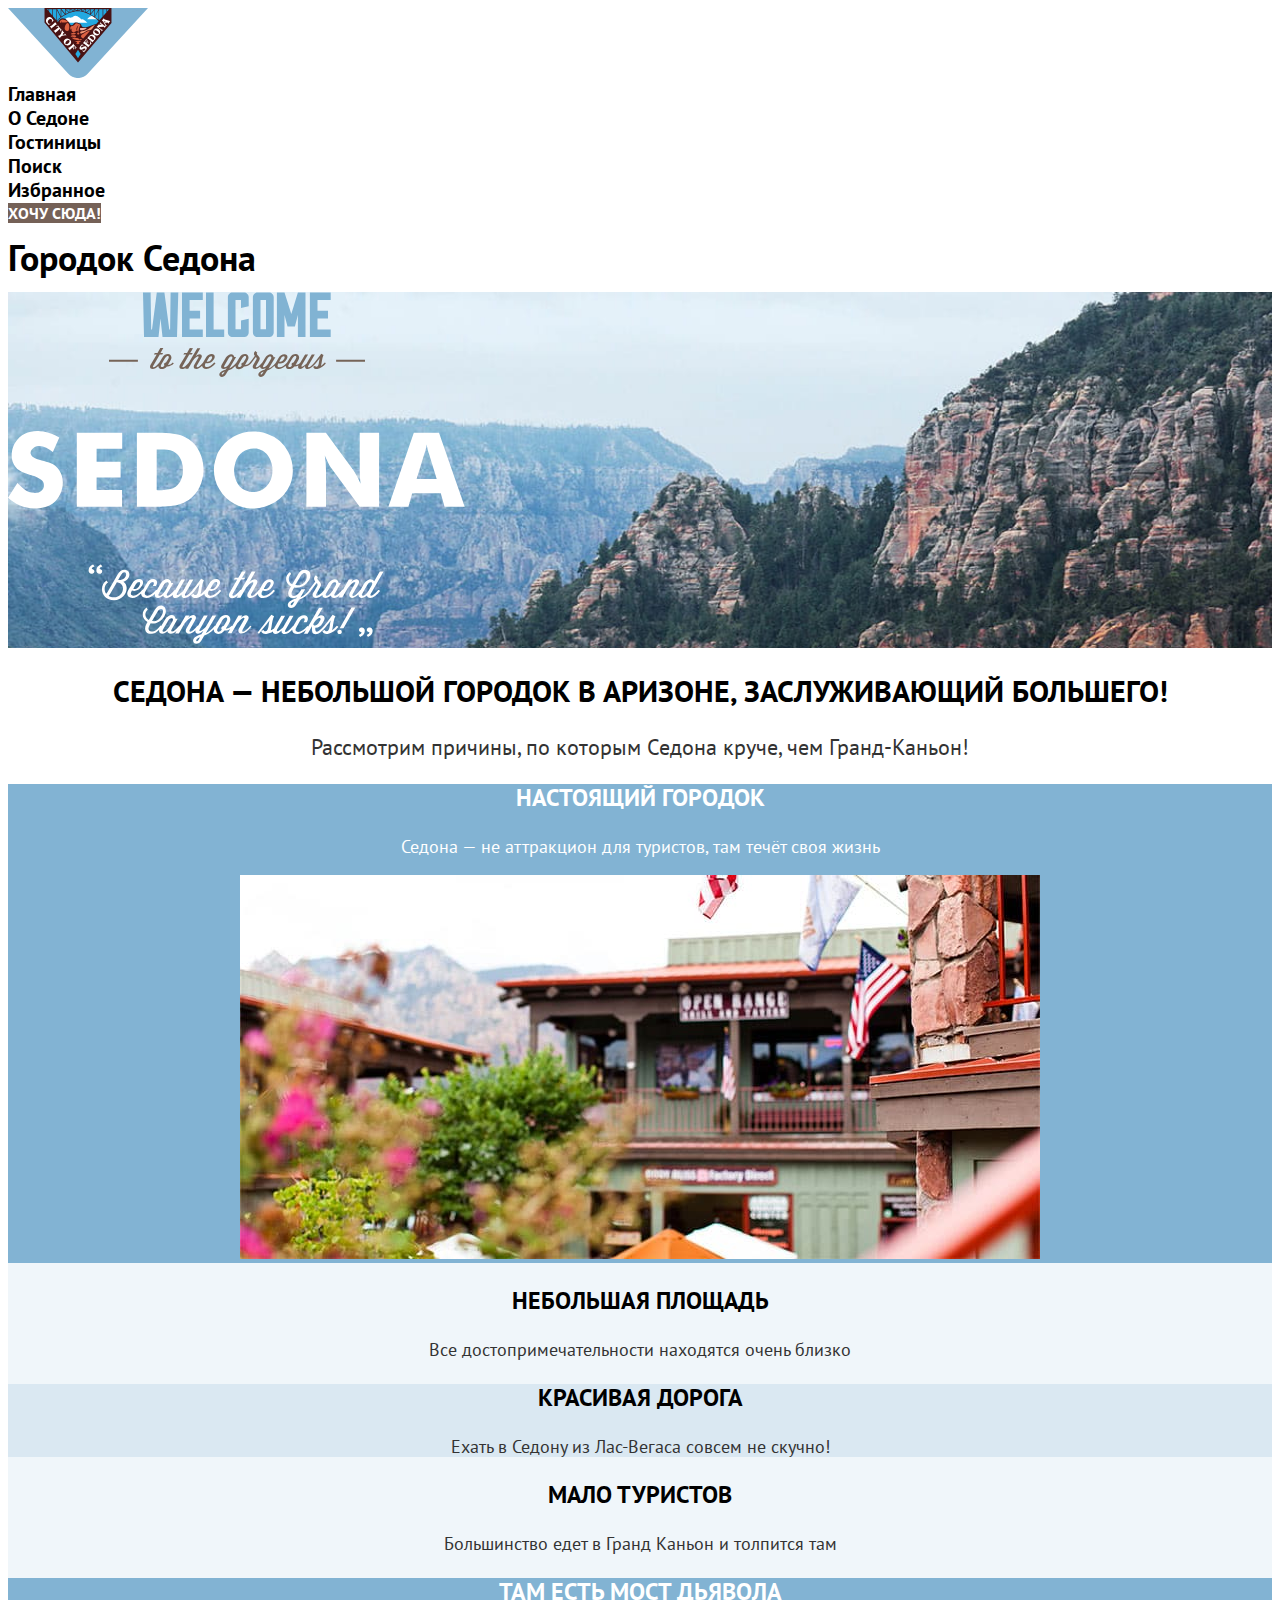
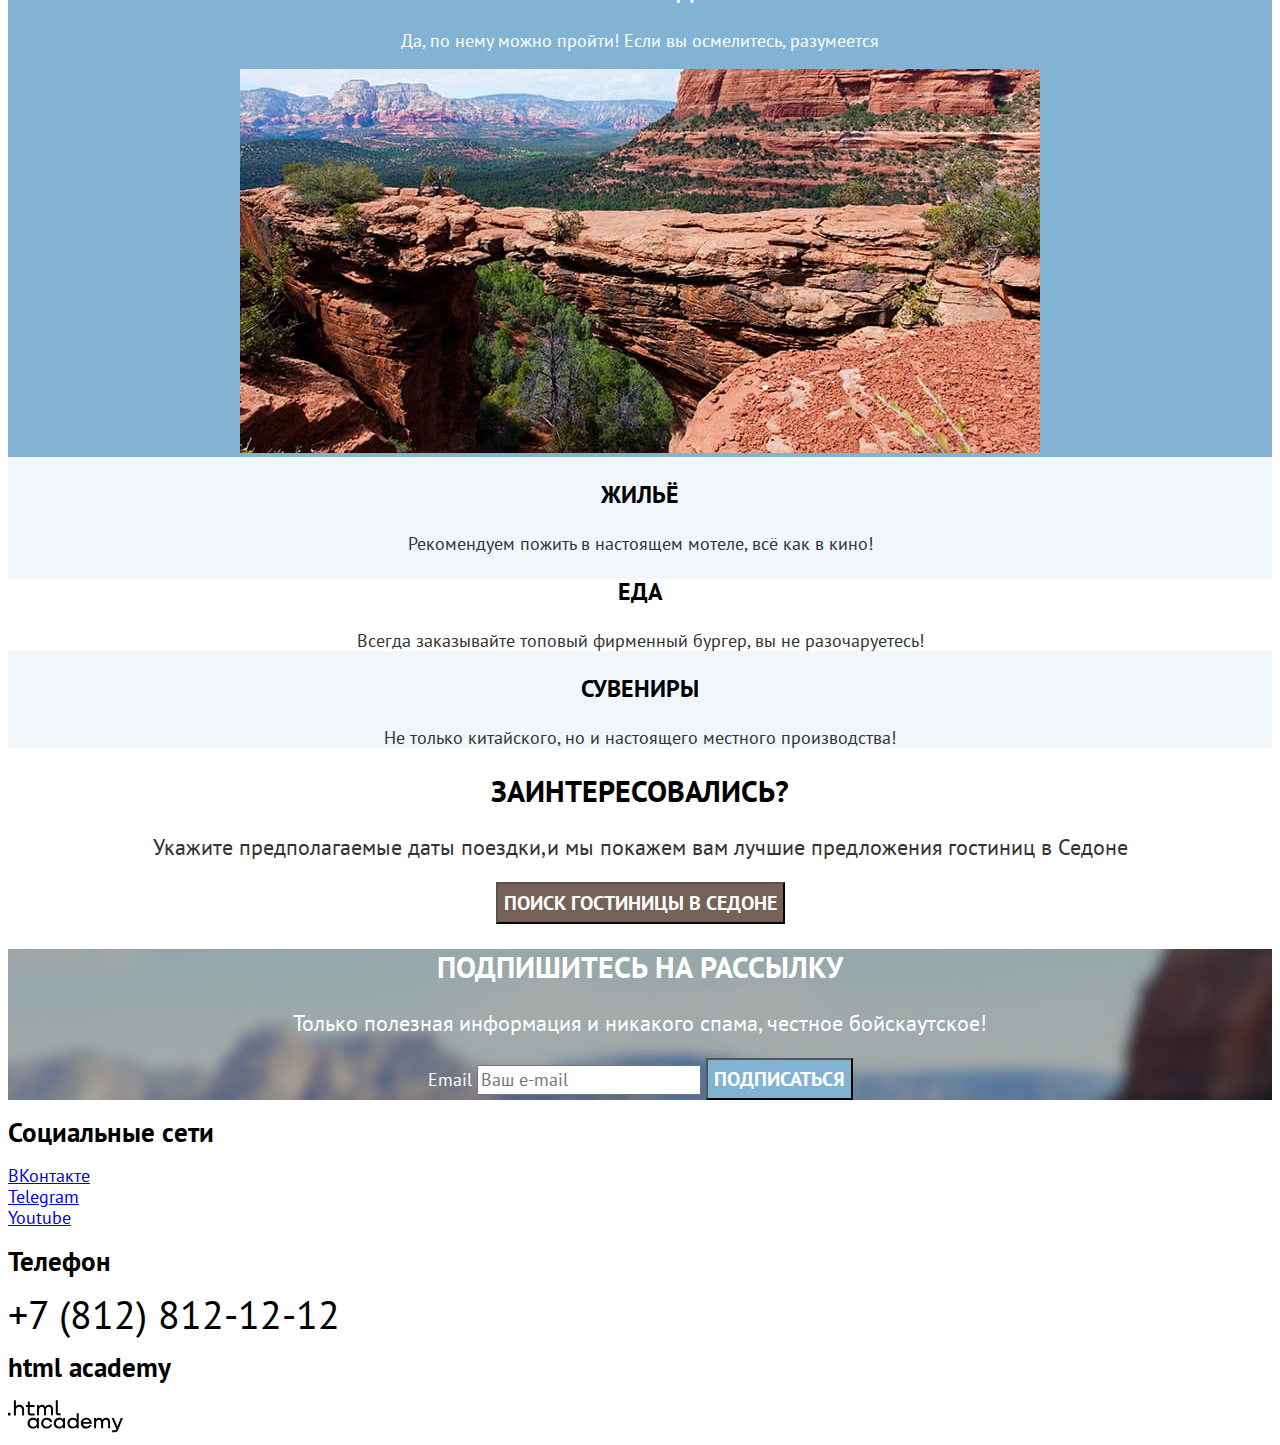
<file: 5/index.html>
<!DOCTYPE html>
<html lang="ru">
  <head>
    <meta charset="utf-8">
    <title>HTML Academy: Седона</title>
    <link rel="stylesheet" href="styles/styles.css">
    <base href="https://htmlacademy-htmlcss.github.io/1918335-sedona-35/5/">
</head>
  <body>
  <header class="main-header">
    <a class="main-header-logo">
      <img class="logo" src="images/icons/logo.svg" width="140" height="70" alt="Логотип сайта городка Седона.">
    </a>
    <nav class="navigation">
      <ul class="navigation-list">
        <li class="navigation-item">
          <a class="navigation-link" href="index.html">Главная</a>
        </li>
        <li class="navigation-item">
          <a class="navigation-link" href="#">О Седоне</a>
        </li>
        <li class="navigation-item">
          <a class="navigation-link" href="catalog.html">Гостиницы</a>
        </li>
      </ul>
      <ul class="navigation-list navigation-user">
        <li class="navigation-item">
          <a class="navigation-link" href="#">
            <span class="visually-hidden">
                Поиск
              </span>
          </a>
        </li>
        <li class="navigation-item">
          <a class="navigation-link" href="#">
            <span class="visually-hidden">
                Избранное
              </span>
          </a>
        </li>
        <li class="navigation-item">
          <a class="navigation-link navigation-link-user" href="#">Хочу сюда!</a>
        </li>
      </ul>
    </nav>
  </header>
  <main class="main-index">
    <h1 class="visually-hidden">Городок Седона</h1>
    <div class="welcome">
      <img class="welcome-image" src="images/icons/welcome.svg" width="458" height="352" alt="Добро пожаловать в городок Седона.">
    </div>
    <section class="advantages">
      <h2 class="advantages-title">Седона — небольшой городок в Аризоне, заслуживающий большего!</h2>
      <p class="advantages-text">Рассмотрим причины, по которым Седона круче, чем Гранд-Каньон!</p>
      <ul class="advantages-list">
        <li class="advantages-item advantages-item-accent-text">
          <h3 class="advantages-item-title">Настоящий городок</h3>
          <p class="advantages-item-description">Седона — не аттракцион для туристов, там течёт своя жизнь</p>
          <img class="advantages-image" src="images/advantages/town.jpg" width="800" height="384" alt="Вид на городок.">
        </li>
        <li class="advantages-item">
          <h3 class="advantages-item-title">Небольшая площадь</h3>
          <p class="advantages-item-description">Все достопримечательности находятся очень близко</p>
        </li>
        <li class="advantages-item advantages-item-second-background">
          <h3 class="advantages-item-title">Красивая дорога</h3>
          <p class="advantages-item-description">Ехать в Седону из Лас-Вегаса совсем не скучно!</p>
        </li>
        <li class="advantages-item">
          <h3 class="advantages-item-title">Мало туристов</h3>
          <p class="advantages-item-description">Большинство едет в Гранд Каньон и толпится там</p>
        </li>
        <li class="advantages-item advantages-item-accent-text">
          <h3 class="advantages-item-title">Там есть мост дьявола</h3>
          <p class="advantages-item-description">Да, по нему можно пройти! Если вы осмелитесь, разумеется</p>
          <img class="advantages-image" src="images/advantages/devils-bridge.jpg" width="800" height="384" alt="Мост дьявола.">
        </li>
        <li class="advantages-item advantages-item-home">
          <h3 class="advantages-item-title">Жильё</h3>
          <p class="advantages-item-description">Рекомендуем пожить в настоящем мотеле, всё как в кино!</p>
        </li>
        <li class="advantages-item advantages-item-third-background advantages-item-burger">
          <h3 class="advantages-item-title">Еда</h3>
          <p class="advantages-item-description">Всегда заказывайте топовый фирменный бургер, вы не разочаруетесь!</p>
        </li>
        <li class="advantages-item advantages-item-present">
          <h3 class="advantages-item-title">Сувениры</h3>
          <p class="advantages-item-description">Не только китайского, но и настоящего местного производства!</p>
        </li>
      </ul>
    </section>
    <section class="selection">
      <h2 class="selection-title">Заинтересовались?</h2>
      <p class="selection-text">Укажите предполагаемые даты поездки,и мы покажем вам лучшие предложения гостиниц в Седоне</p>
        <button class="button button-selection" type="button">Поиск гостиницы в Седоне</button>
    </section>
    <section class="newsletter">
      <h2 class="newsletter-title">Подпишитесь на рассылку</h2>
      <p class="newsletter-text">Только полезная информация и никакого спама, честное бойскаутское!</p>
      <form class="newsletter-form" action="https://echo.htmlacademy.ru/" method="post">
        <label for="newsletter-email">Email</label>
        <input class="field" placeholder="Ваш e-mail" type="email" name="newsletter-email" id="newsletter-email" required>
        <button class="button newsletter-button" type="submit">Подписаться</button>
      </form>
    </section>
  </main>
  <footer class="page-footer">
    <section class="footer-social">
      <h2 class="visually-hidden">Социальные сети</h2>
      <ul class="footer-social-list">
        <li class="footer-social-item">
          <a class="button-social" href="https://vk.com/htmlacademy">
            <span class="visually-hidden">ВКонтакте</span>
          </a>
        </li>
        <li class="footer-social-item">
          <a class="button-social" href="https://t.me/htmlacademy">
            <span class="visually-hidden">Telegram</span>
          </a>
        </li>
        <li class="footer-social-item">
          <a class="button-social" href="https://www.youtube.com/user/htmlacademyru">
            <span class="visually-hidden">Youtube</span>
          </a>
        </li>
      </ul>
    </section>
    <section class="footer-contacts">
      <h2 class="visually-hidden">Телефон</h2>
      <a class="footer-phone" href="tel:+78128121212">+7 (812) 812-12-12</a>
    </section>
    <section class="htmlacademy">
      <h2 class="visually-hidden">html academy</h2>
      <a class="htmlacademy-link" href="https://htmlacademy.ru/">
        <img class="htmlacademy-logo" src="images/icons/html-academy.svg" width="115" height="33" alt="Логотип html academy.">
      </a>
    </section>
  </footer>
  </body>
</html>
</file>
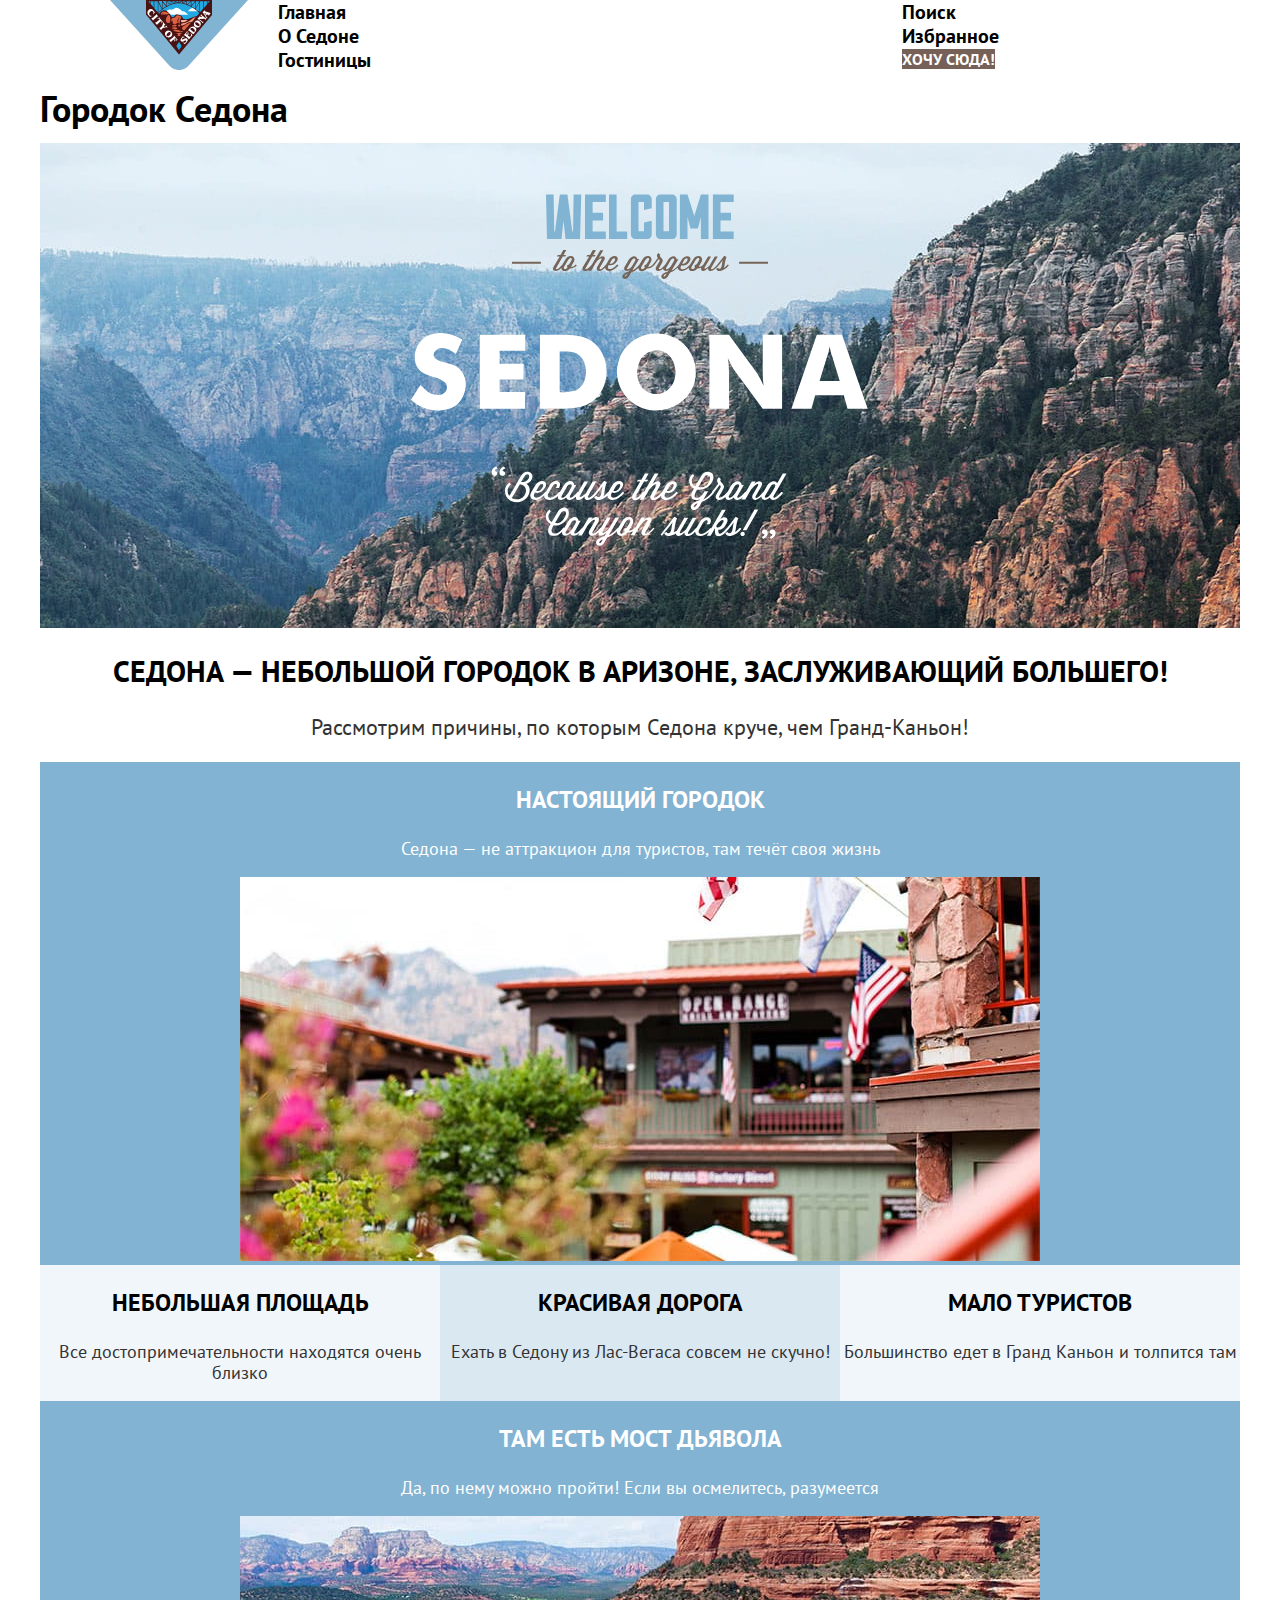
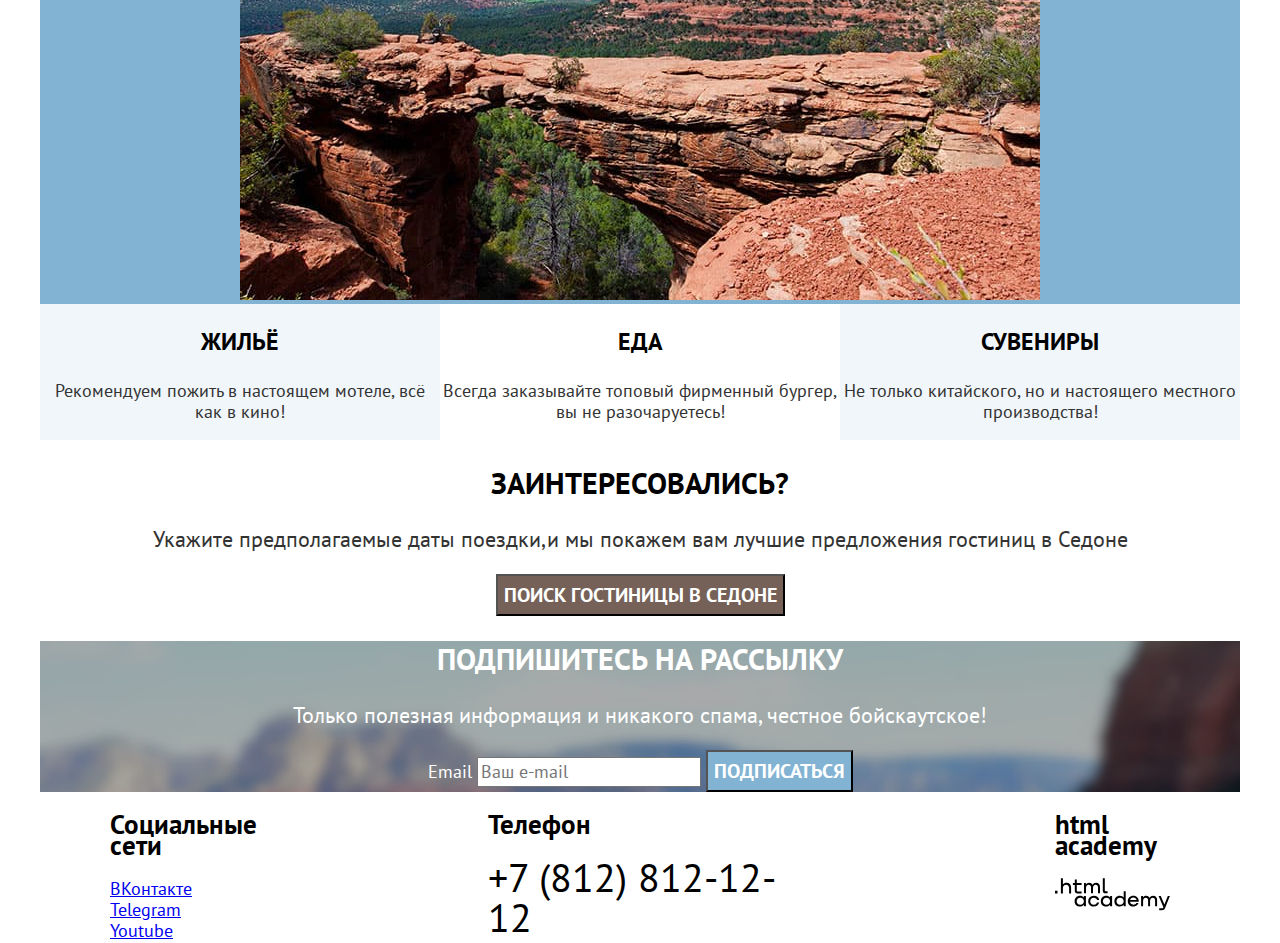
<file: 6/index.html>
<!DOCTYPE html>
<html lang="ru">
  <head>
    <meta charset="utf-8">
    <title>HTML Academy: Седона</title>
    <link rel="stylesheet" href="styles/styles.css">
    <base href="https://htmlacademy-htmlcss.github.io/1918335-sedona-35/6/">
</head>
  <body>
  <header class="main-header">
    <nav class="navigation">
      <a class="main-header-logo">
        <img class="logo" src="images/icons/logo.svg" width="140" height="70" alt="Логотип сайта городка Седона.">
      </a>
      <ul class="navigation-list">
        <li class="navigation-item">
          <a class="navigation-link" href="index.html">Главная</a>
        </li>
        <li class="navigation-item">
          <a class="navigation-link" href="#">О Седоне</a>
        </li>
        <li class="navigation-item">
          <a class="navigation-link" href="catalog.html">Гостиницы</a>
        </li>
      </ul>
      <ul class="navigation-list navigation-user">
        <li class="navigation-item">
          <a class="navigation-link" href="#">
            <span class="visually-hidden">
                Поиск
              </span>
          </a>
        </li>
        <li class="navigation-item">
          <a class="navigation-link" href="#">
            <span class="visually-hidden">
                Избранное
              </span>
          </a>
        </li>
        <li class="navigation-item">
          <a class="navigation-link navigation-link-user" href="#">Хочу сюда!</a>
        </li>
      </ul>
    </nav>
  </header>
  <main class="main-container main-index">
    <div class="page-container">
      <h1 class="visually-hidden">Городок Седона</h1>
      <div class="welcome">
      <img class="welcome-image" src="images/icons/welcome.svg" width="458" height="352" alt="Добро пожаловать в городок Седона.">
      </div>
      <section class="advantages">
        <div class="advantages-preface">
          <h2 class="advantages-title">Седона — небольшой городок в Аризоне, заслуживающий большего!</h2>
          <p class="advantages-text">Рассмотрим причины, по которым Седона круче, чем Гранд-Каньон!</p>
        </div>
        <ul class="advantages-list">
         <li class="advantages-item advantages-item-accent-text">
          <h3 class="advantages-item-title">Настоящий городок</h3>
          <p class="advantages-item-description">Седона — не аттракцион для туристов, там течёт своя жизнь</p>
          <img class="advantages-image" src="images/advantages/town.jpg" width="800" height="384" alt="Вид на городок.">
         </li>
         <li class="advantages-item">
          <h3 class="advantages-item-title">Небольшая площадь</h3>
          <p class="advantages-item-description">Все достопримечательности находятся очень близко</p>
         </li>
          <li class="advantages-item advantages-item-second-background">
          <h3 class="advantages-item-title">Красивая дорога</h3>
          <p class="advantages-item-description">Ехать в Седону из Лас-Вегаса совсем не скучно!</p>
        </li>
        <li class="advantages-item">
          <h3 class="advantages-item-title">Мало туристов</h3>
          <p class="advantages-item-description">Большинство едет в Гранд Каньон и толпится там</p>
        </li>
        <li class="advantages-item advantages-item-accent-text">
          <h3 class="advantages-item-title">Там есть мост дьявола</h3>
          <p class="advantages-item-description">Да, по нему можно пройти! Если вы осмелитесь, разумеется</p>
          <img class="advantages-image" src="images/advantages/devils-bridge.jpg" width="800" height="384" alt="Мост дьявола.">
        </li>
        <li class="advantages-item advantages-item-home">
          <h3 class="advantages-item-title">Жильё</h3>
          <p class="advantages-item-description">Рекомендуем пожить в настоящем мотеле, всё как в кино!</p>
        </li>
        <li class="advantages-item advantages-item-third-background advantages-item-burger">
          <h3 class="advantages-item-title">Еда</h3>
          <p class="advantages-item-description">Всегда заказывайте топовый фирменный бургер, вы не разочаруетесь!</p>
        </li>
        <li class="advantages-item advantages-item-present">
          <h3 class="advantages-item-title">Сувениры</h3>
          <p class="advantages-item-description">Не только китайского, но и настоящего местного производства!</p>
        </li>
      </ul>
    </section>
    <section class="selection">
      <h2 class="selection-title">Заинтересовались?</h2>
      <p class="selection-text">Укажите предполагаемые даты поездки,и мы покажем вам лучшие предложения гостиниц в Седоне</p>
        <button class="button button-selection" type="button">Поиск гостиницы в Седоне</button>
    </section>
    <section class="newsletter">
      <h2 class="newsletter-title">Подпишитесь на рассылку</h2>
      <p class="newsletter-text">Только полезная информация и никакого спама, честное бойскаутское!</p>
      <form class="newsletter-form" action="https://echo.htmlacademy.ru/" method="post">
        <label for="newsletter-email">Email</label>
        <input class="field" placeholder="Ваш e-mail" type="email" name="newsletter-email" id="newsletter-email" required>
        <button class="button newsletter-button" type="submit">Подписаться</button>
      </form>
    </section>
    </div>
  </main>
  <footer class="page-footer">
    <div class="page-footer-container">
    <section class="footer-social">
      <h2 class="visually-hidden">Социальные сети</h2>
      <ul class="footer-social-list">
        <li class="footer-social-item">
          <a class="button-social" href="https://vk.com/htmlacademy">
            <span class="visually-hidden">ВКонтакте</span>
          </a>
        </li>
        <li class="footer-social-item">
          <a class="button-social" href="https://t.me/htmlacademy">
            <span class="visually-hidden">Telegram</span>
          </a>
        </li>
        <li class="footer-social-item">
          <a class="button-social" href="https://www.youtube.com/user/htmlacademyru">
            <span class="visually-hidden">Youtube</span>
          </a>
        </li>
      </ul>
    </section>
    <section class="footer-contacts">
      <h2 class="visually-hidden">Телефон</h2>
      <a class="footer-phone" href="tel:+78128121212">+7 (812) 812-12-12</a>
    </section>
    <section class="htmlacademy">
      <h2 class="visually-hidden">html academy</h2>
      <a class="htmlacademy-link" href="https://htmlacademy.ru/">
        <img class="htmlacademy-logo" src="images/icons/html-academy.svg" width="115" height="33" alt="Логотип html academy.">
      </a>
    </section>
    </div>
  </footer>
  </body>
</html>
</file>
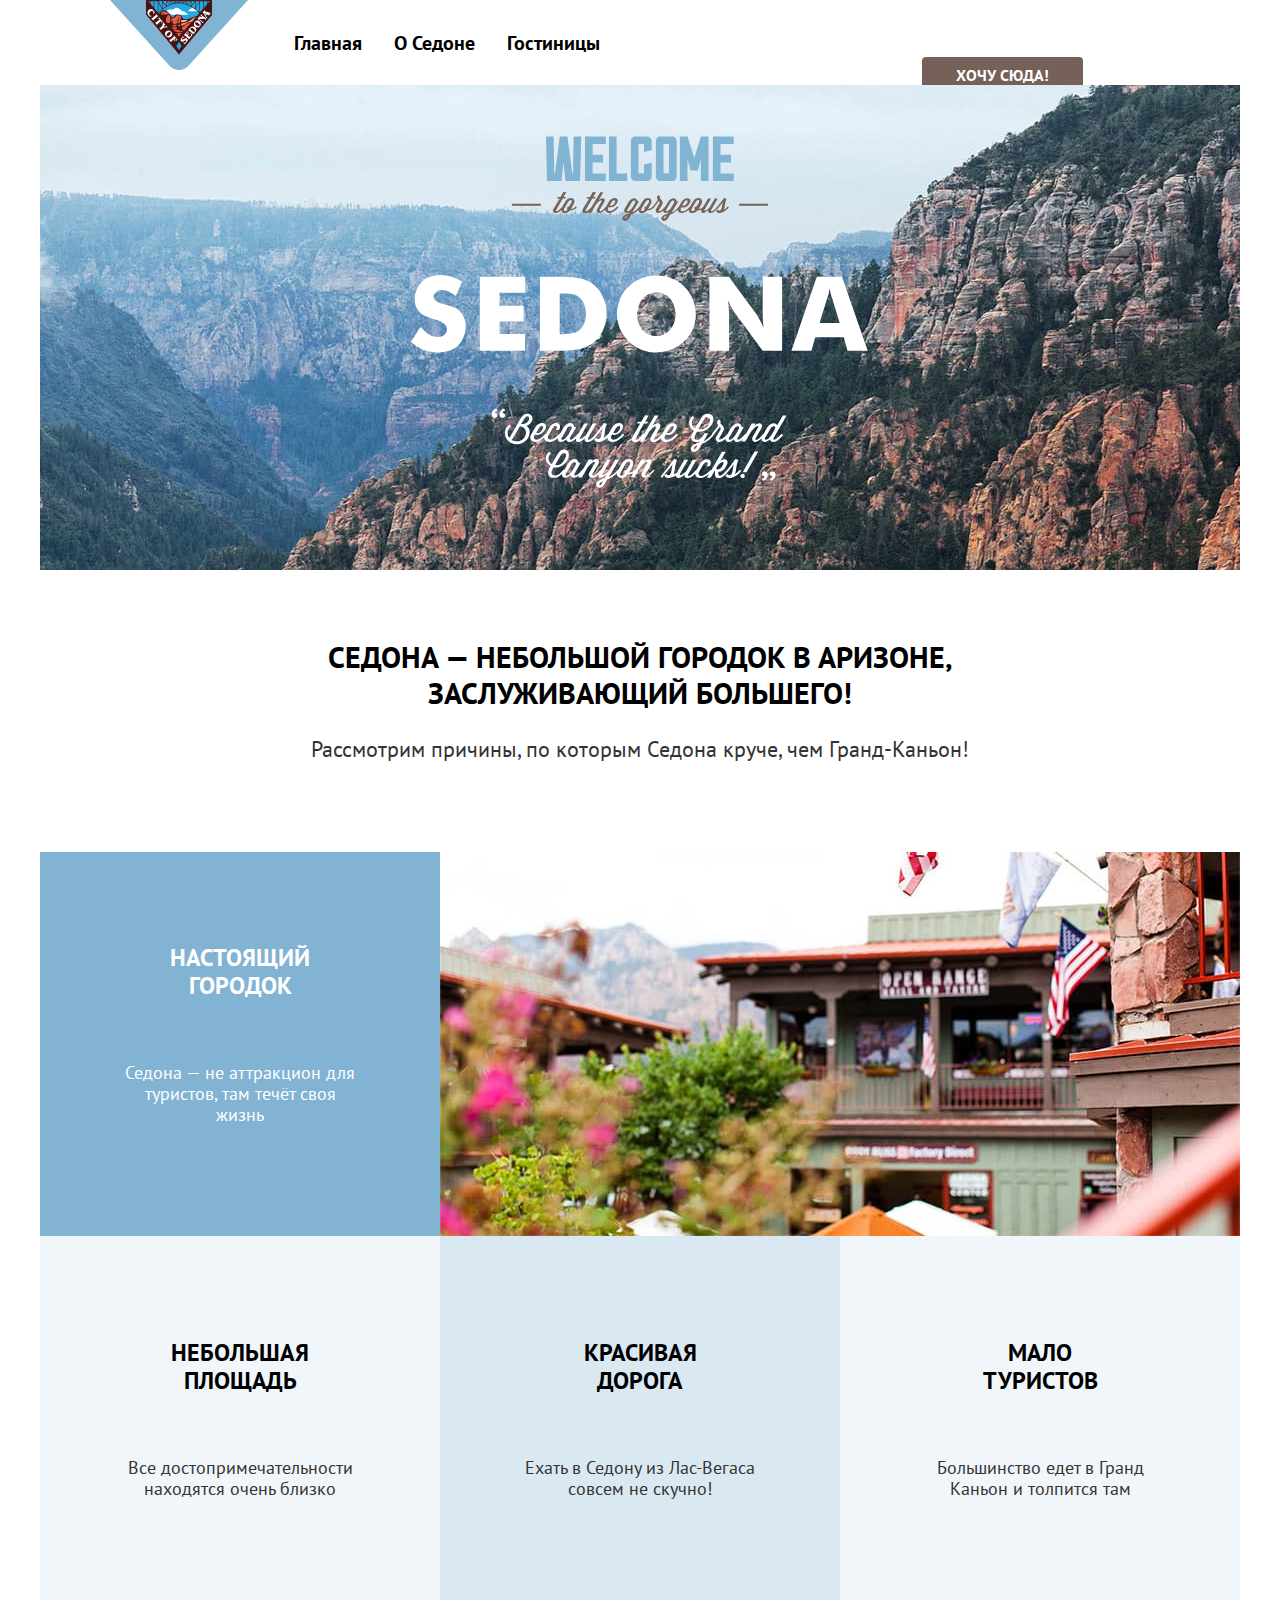
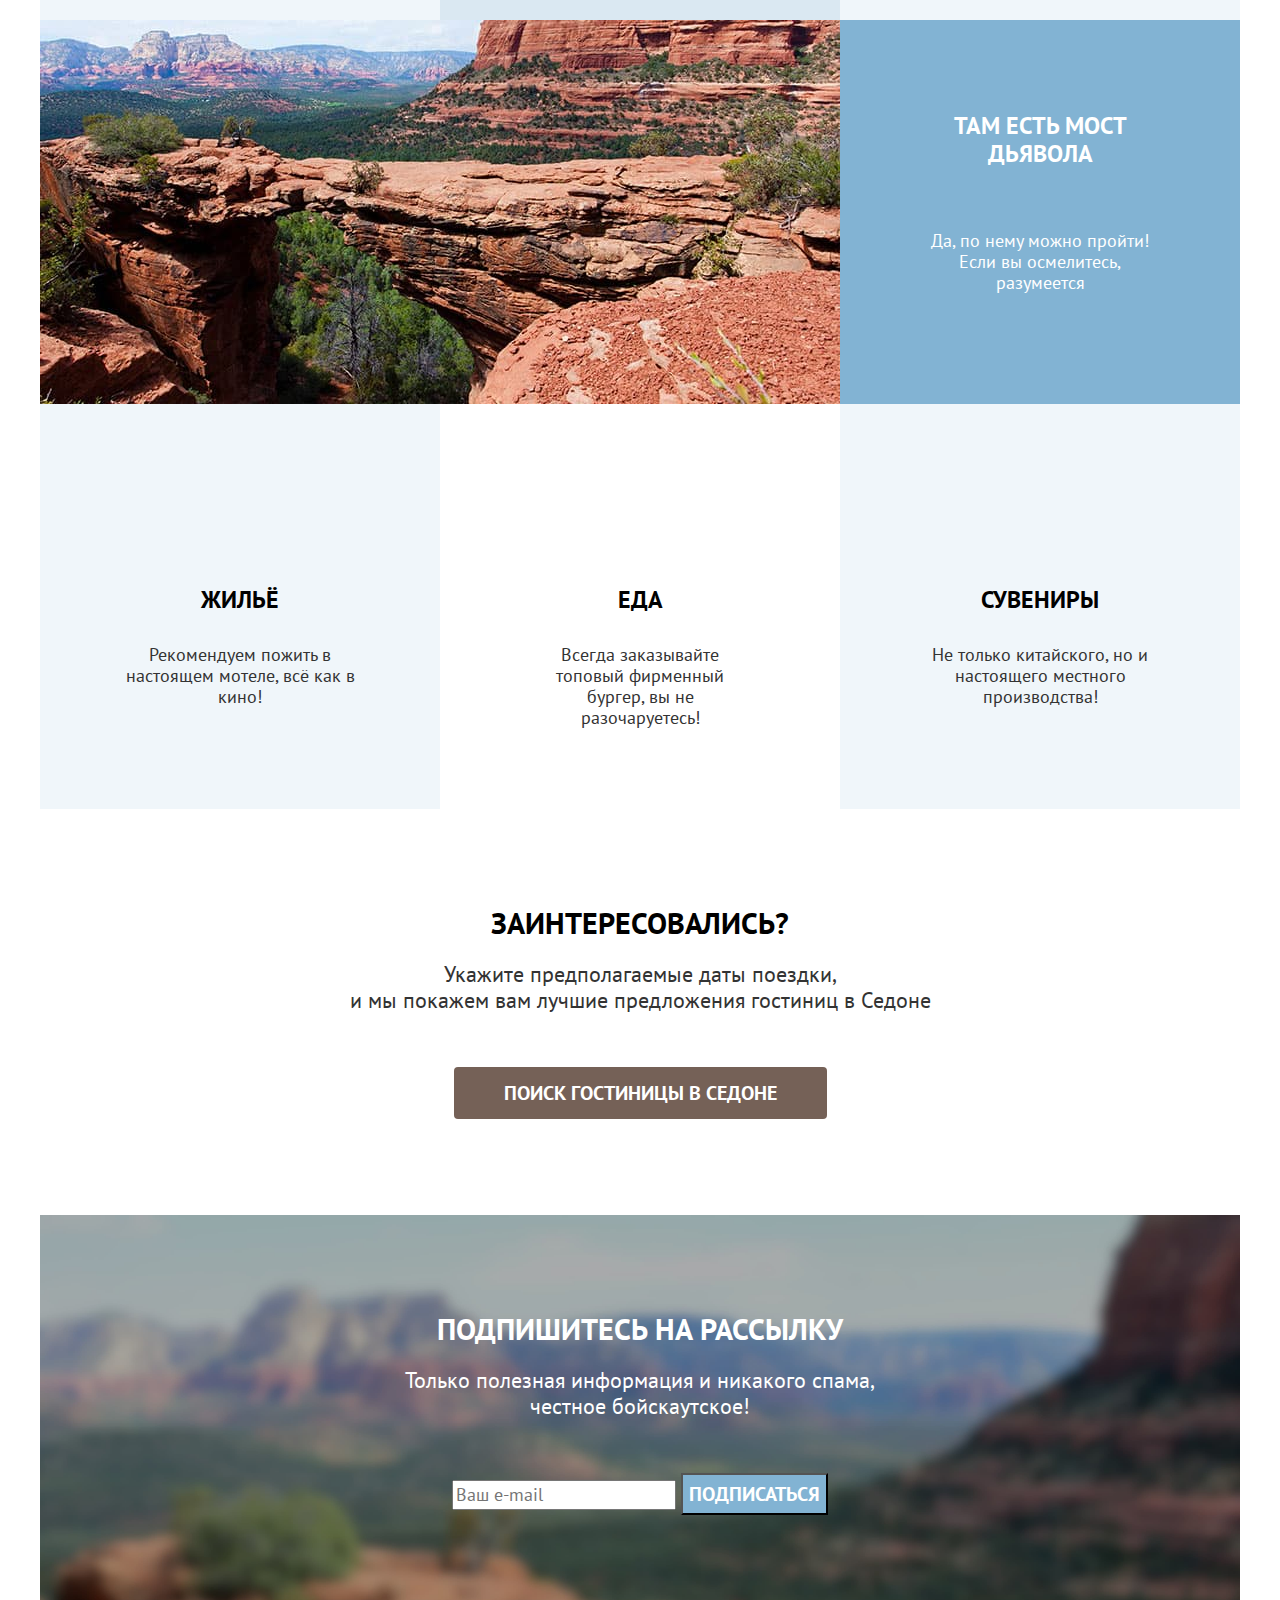
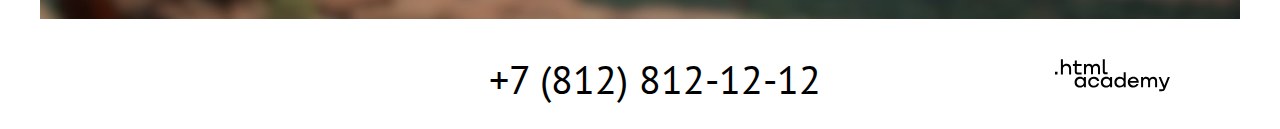
<file: 7/index.html>
<!DOCTYPE html>
<html lang="ru">
  <head>
    <meta charset="utf-8">
    <title>HTML Academy: Седона</title>
    <link rel="stylesheet" href="styles/styles.css">
    <base href="https://htmlacademy-htmlcss.github.io/1918335-sedona-35/7/">
</head>
  <body>
  <header class="main-header">
    <nav class="navigation">
      <a class="main-header-logo">
        <img class="logo" src="images/icons/logo.svg" width="140" height="70" alt="Логотип сайта городка Седона.">
      </a>
      <ul class="navigation-list">
        <li class="navigation-item">
          <a class="navigation-link" href="index.html">Главная</a>
        </li>
        <li class="navigation-item">
          <a class="navigation-link" href="#">О Седоне</a>
        </li>
        <li class="navigation-item">
          <a class="navigation-link" href="catalog.html">Гостиницы</a>
        </li>
      </ul>
      <ul class="navigation-list navigation-user">
        <li class="navigation-item">
          <a class="navigation-link" href="#">
            <span class="visually-hidden">
                Поиск
              </span>
          </a>
        </li>
        <li class="navigation-item">
          <a class="navigation-link" href="#">
            <span class="visually-hidden">
                Избранное
              </span>
          </a>
        </li>
        <li class="navigation-item">
          <a class="navigation-link-user" href="#">Хочу сюда!</a>
        </li>
      </ul>
    </nav>
  </header>
  <main class="main-container main-index">
      <h1 class="visually-hidden">Городок Седона</h1>
      <div class="welcome">
      <img class="welcome-image" src="images/icons/welcome.svg" width="458" height="352" alt="Добро пожаловать в городок Седона.">
      </div>
      <section class="advantages">
        <div class="advantages-preface">
          <h2 class="advantages-title">Седона — небольшой городок в Аризоне,<br> заслуживающий большего!</h2>
          <p class="advantages-text">Рассмотрим причины, по которым Седона круче, чем Гранд-Каньон!</p>
        </div>
        <ul class="advantages-list">
         <li class="advantages-item advantages-item-accent-text">
           <div class="advantages-item">
            <h3 class="advantages-item-title">Настоящий городок</h3>
            <p class="advantages-item-description">Седона — не аттракцион для туристов, там течёт своя жизнь</p>
           </div>
           <div class="advantages-item-image">
             <img class="advantages-image" src="images/advantages/town.jpg" width="800" height="384" alt="Вид на городок.">
           </div>
         </li>
         <li class="advantages-item">
          <h3 class="advantages-item-title">Небольшая площадь</h3>
          <p class="advantages-item-description">Все достопримечательности находятся очень близко</p>
         </li>
          <li class="advantages-item advantages-item-second-background">
          <h3 class="advantages-item-title">Красивая дорога</h3>
          <p class="advantages-item-description">Ехать в Седону из Лас-Вегаса совсем не скучно!</p>
        </li>
        <li class="advantages-item">
          <h3 class="advantages-item-title">Мало туристов</h3>
          <p class="advantages-item-description">Большинство едет в Гранд Каньон и толпится там</p>
        </li>
        <li class="advantages-item advantages-item-accent-text">
          <div class="advantages-item">
            <h3 class="advantages-item-title">Там есть мост дьявола</h3>
            <p class="advantages-item-description">Да, по нему можно пройти! Если вы осмелитесь, разумеется</p></div>
          <div class="advantages-item-image advantages-item-image-bridge">
            <img class="advantages-image" src="images/advantages/devils-bridge.jpg" width="800" height="384" alt="Мост дьявола.">
          </div>
        </li>
        <li class="advantages-item advantages-item-icons advantages-item-home">
          <h3 class="advantages-item-title">Жильё</h3>
          <p class="advantages-item-description">Рекомендуем пожить в настоящем мотеле, всё как в кино!</p>
        </li>
        <li class="advantages-item advantages-item-icons advantages-item-third-background advantages-item-burger">
          <h3 class="advantages-item-title">Еда</h3>
          <p class="advantages-item-description">Всегда заказывайте топовый фирменный бургер, вы не разочаруетесь!</p>
        </li>
        <li class="advantages-item advantages-item-icons advantages-item-present">
          <h3 class="advantages-item-title">Сувениры</h3>
          <p class="advantages-item-description">Не только китайского, но и настоящего местного производства!</p>
        </li>
      </ul>
    </section>
    <section class="selection">
      <h2 class="selection-title">Заинтересовались?</h2>
      <p class="selection-text">Укажите предполагаемые даты поездки,<br>и мы покажем вам лучшие предложения гостиниц в Седоне</p>
        <button class="button button-selection" type="button">Поиск гостиницы в Седоне</button>
    </section>
    <section class="newsletter">
      <h2 class="newsletter-title">Подпишитесь на рассылку</h2>
      <p class="newsletter-text">Только полезная информация и никакого спама, честное бойскаутское!</p>
      <form class="newsletter-form" action="https://echo.htmlacademy.ru/" method="post">
        <label class="visually-hidden" for="newsletter-email">Email</label>
        <input class="field" placeholder="Ваш e-mail" type="email" name="newsletter-email" id="newsletter-email" required>
        <button class="button newsletter-button" type="submit">Подписаться</button>
      </form>
    </section>
  </main>
  <footer class="page-footer">
    <section class="footer-social">
      <h2 class="visually-hidden">Социальные сети</h2>
      <ul class="footer-social-list">
        <li class="footer-social-item">
          <a class="button-social" href="https://vk.com/htmlacademy">
            <span class="visually-hidden">ВКонтакте</span>
          </a>
        </li>
        <li class="footer-social-item">
          <a class="button-social" href="https://t.me/htmlacademy">
            <span class="visually-hidden">Telegram</span>
          </a>
        </li>
        <li class="footer-social-item">
          <a class="button-social" href="https://www.youtube.com/user/htmlacademyru">
            <span class="visually-hidden">Youtube</span>
          </a>
        </li>
      </ul>
    </section>
    <section class="footer-contacts">
      <h2 class="visually-hidden">Телефон</h2>
      <a class="footer-phone" href="tel:+78128121212">+7 (812) 812-12-12</a>
    </section>
    <section class="htmlacademy">
      <h2 class="visually-hidden">html academy</h2>
      <a class="htmlacademy-link" href="https://htmlacademy.ru/">
        <img class="htmlacademy-logo" src="images/icons/html-academy.svg" width="115" height="33" alt="Логотип html academy.">
      </a>
    </section>
  </footer>
  </body>
</html>
</file>
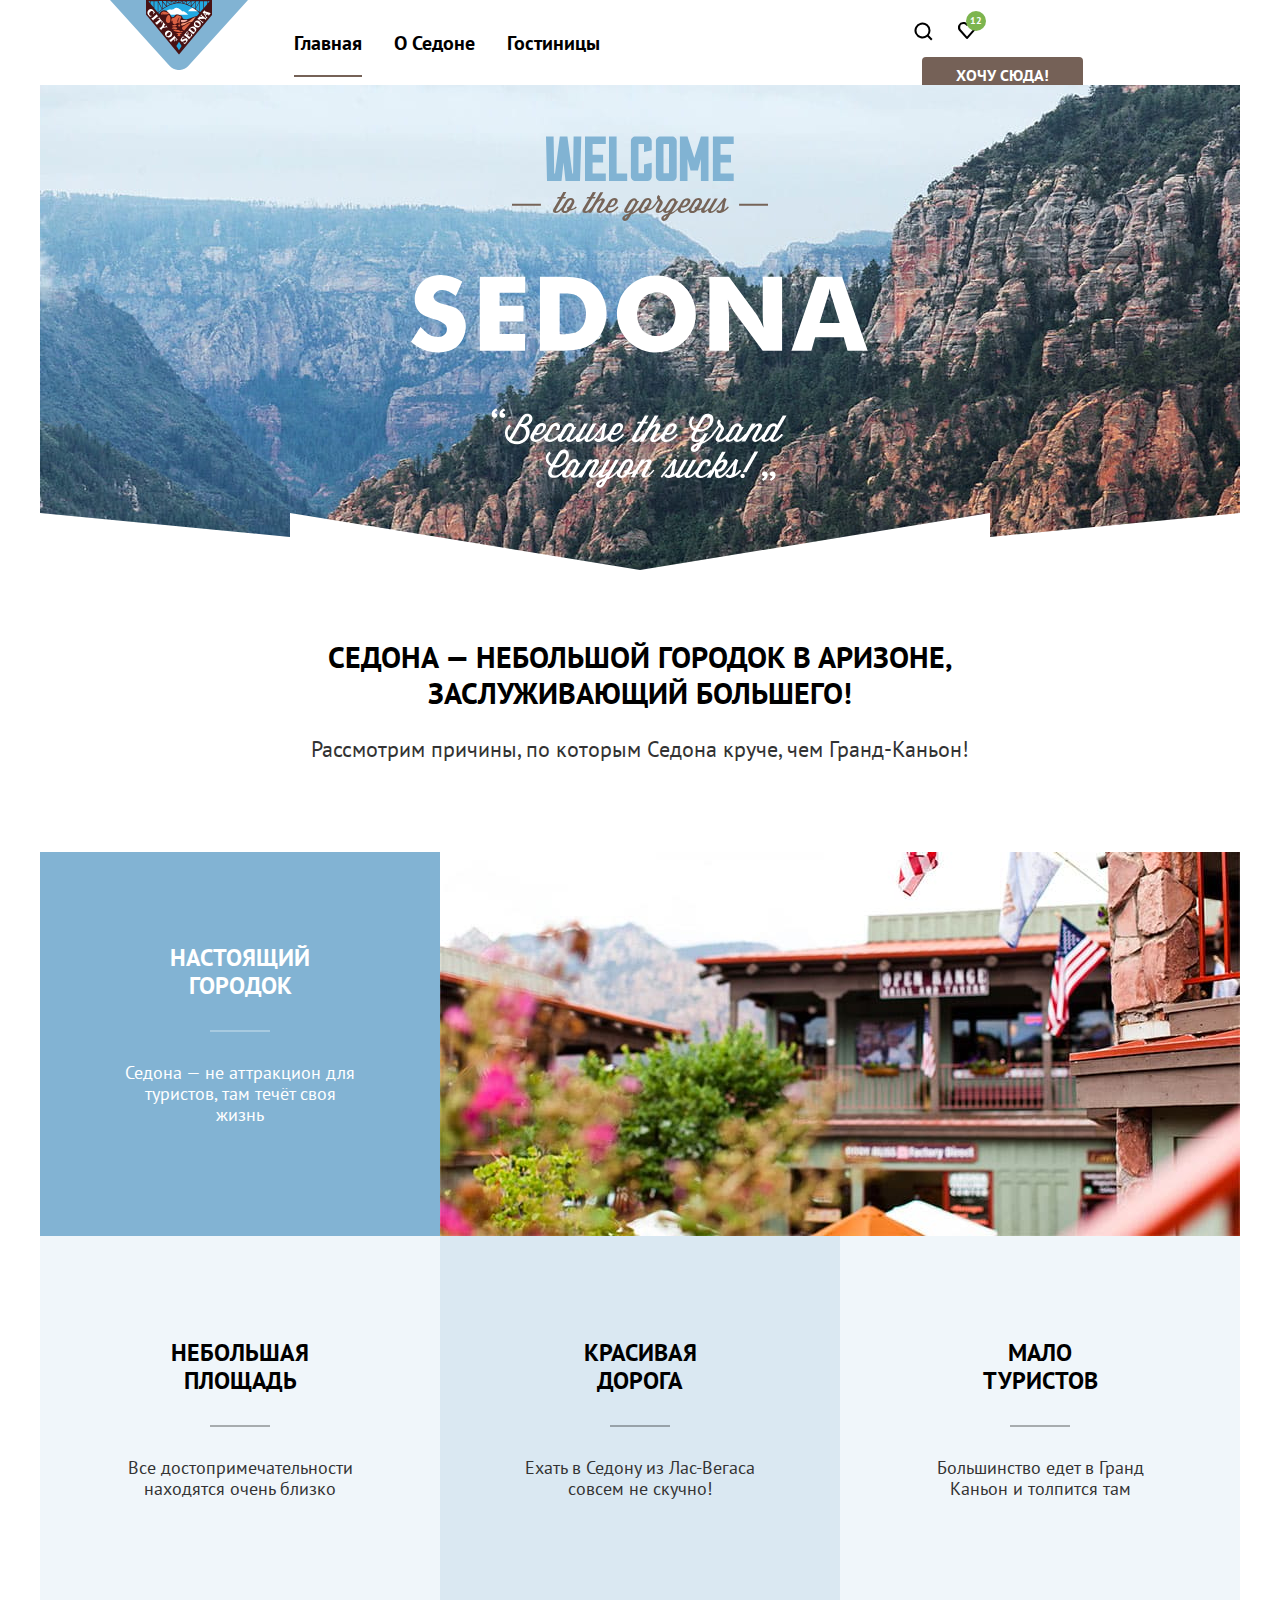
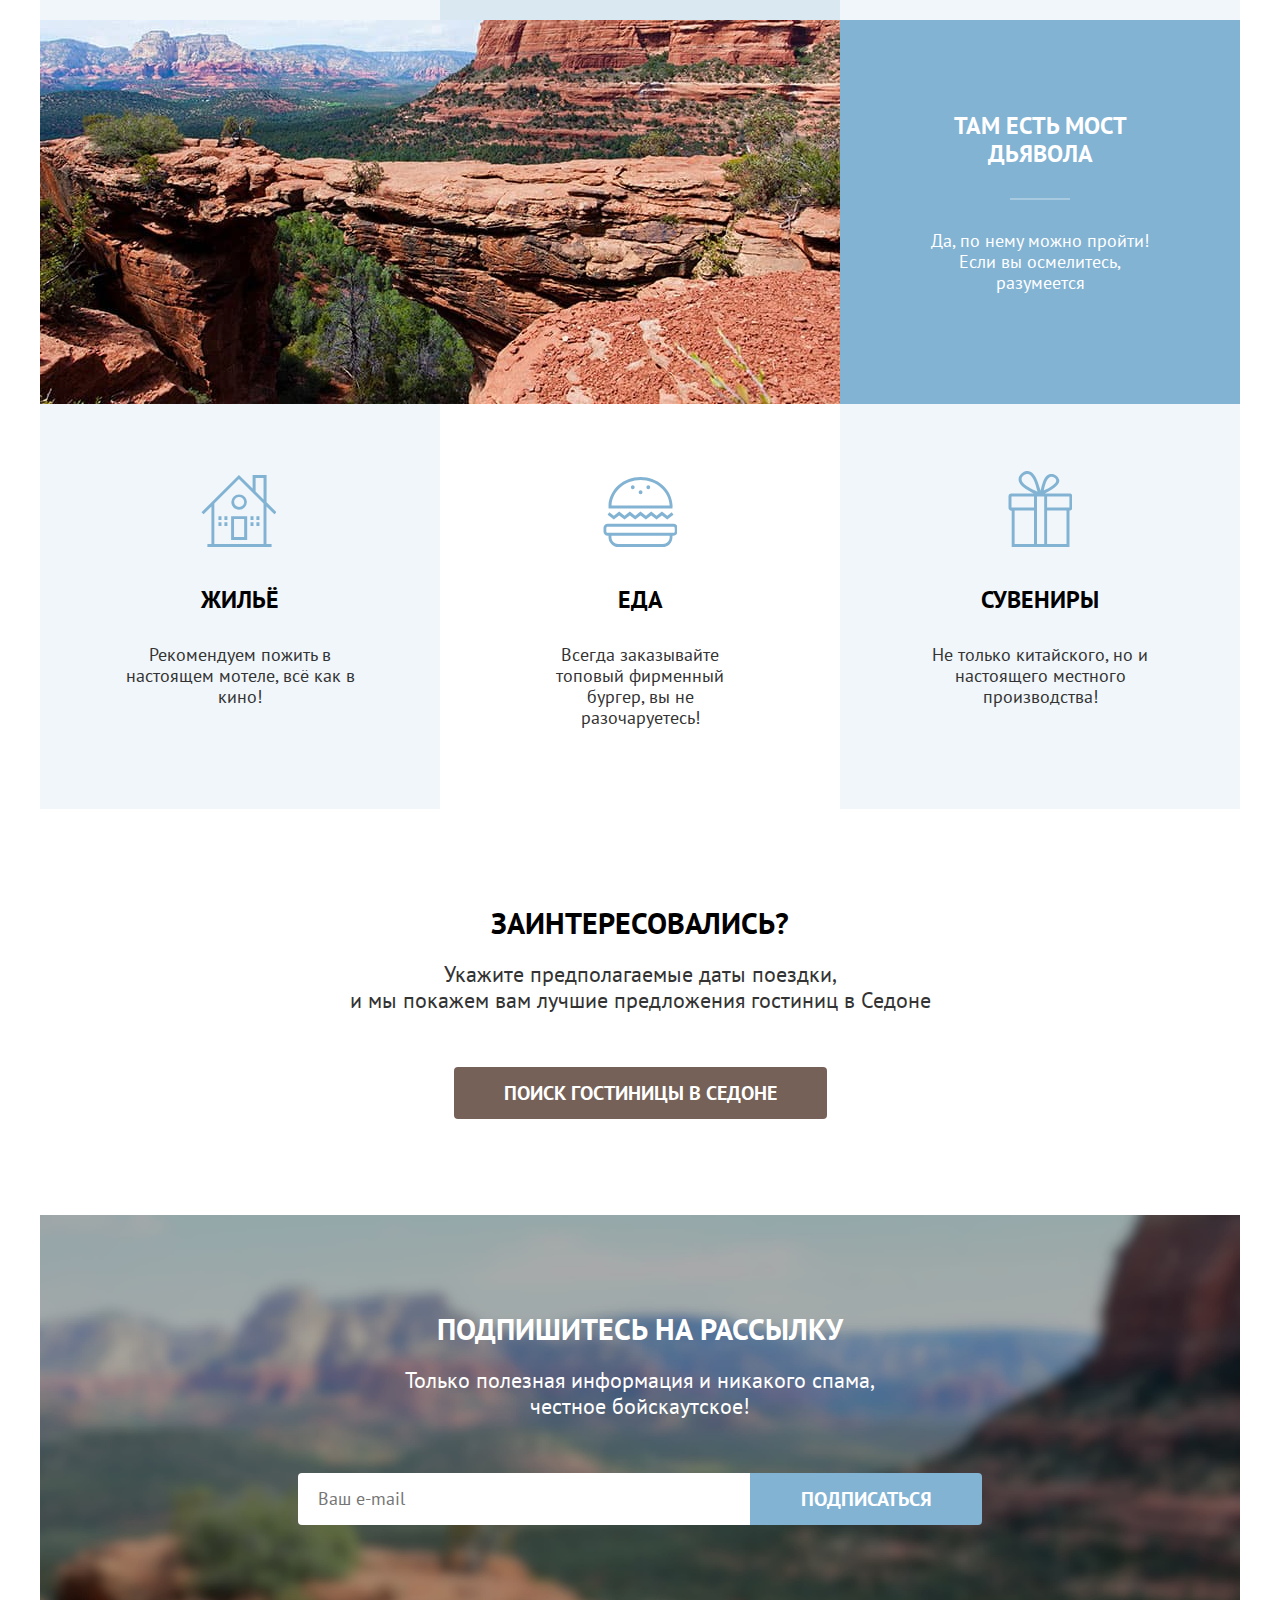
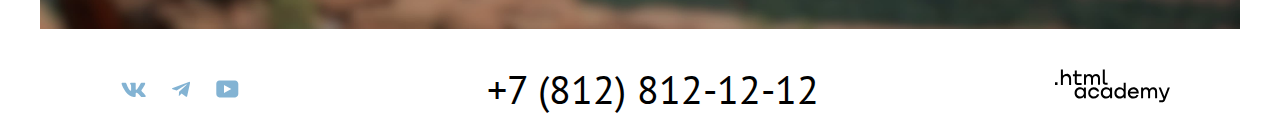
<file: 8/index.html>
<!DOCTYPE html>
<html lang="ru">
  <head>
    <meta charset="utf-8">
    <title>HTML Academy: Седона</title>
    <link rel="stylesheet" href="styles/styles.css">
    <base href="https://htmlacademy-htmlcss.github.io/1918335-sedona-35/8/">
</head>
  <body>
  <header class="main-header">
    <nav class="navigation">
      <a class="main-header-logo">
        <img class="logo" src="images/icons/logo.svg" width="140" height="70" alt="Логотип сайта городка Седона.">
      </a>
      <ul class="navigation-list">
        <li class="navigation-item">
          <a class="navigation-link navigation-link-current" href="index.html">Главная</a>
        </li>
        <li class="navigation-item">
          <a class="navigation-link" href="#">О Седоне</a>
        </li>
        <li class="navigation-item">
          <a class="navigation-link" href="catalog.html">Гостиницы</a>
        </li>
      </ul>
      <ul class="navigation-list navigation-user">
        <li class="navigation-item">
          <a class="navigation-link navigation-link-search" href="#">
            <span class="visually-hidden">
                Поиск
            </span>
            <svg class="navigation-link-icons" aria-hidden="true" focusable="false" width="19" height="19" viewBox="0 0 19 19" fill="none" xmlns="http://www.w3.org/2000/svg">
              <path d="m18.5 17-3.7-3.7a8 8 0 0 0 1.7-4.8 8 8 0 1 0-3.1 6.3l3.7 3.7 1.4-1.5Zm-10-2.5a6 6 0 0 1-6-6 6 6 0 0 1 12 0 6 6 0 0 1-6 6Z"/>
            </svg>
          </a>
        </li>
        <li class="navigation-item">
          <a class="navigation-link navigation-link-favorite" href="#">
            <span class="visually-hidden">
              Избранное
            </span>
            <svg class="navigation-link-icons" aria-hidden="true" focusable="false" width="18" height="17" viewBox="0 0 18 17" fill="none" xmlns="http://www.w3.org/2000/svg">
              <path d="M8.9 17a1 1 0 0 1-.8-.4l-7-7.9A5.4 5.4 0 0 1 5.5 0C6.8 0 8 .5 9 1.3a5.5 5.5 0 0 1 9 4.1c0 1.3-.5 2.5-1.3 3.4l-7 7.9c-.2.2-.4.3-.8.3Zm-6-9.5L9 14.4l6.2-7c.5-.5.7-1.2.7-2 0-1.8-1.5-3.3-3.3-3.3-1 0-2 .5-2.7 1.3-.3.3-.6.4-.9.4-.3 0-.6-.2-.8-.4a3.7 3.7 0 0 0-2.7-1.3 3.3 3.3 0 0 0-3.3 3.3c-.1.9.3 1.6.7 2.1-.1 0-.1 0 0 0Z"/>
            </svg>
            <span class="navigation-link-favorite-amount">
              12
            </span>
          </a>
        </li>
        <li class="navigation-item">
          <a class="navigation-link-user" href="#">Хочу сюда!</a>
        </li>
      </ul>
    </nav>
  </header>
  <main class="main-container main-index">
      <h1 class="visually-hidden">Городок Седона</h1>
      <div class="welcome">
      <img class="welcome-image" src="images/icons/welcome.svg" width="458" height="352" alt="Добро пожаловать в городок Седона.">
      </div>
      <section class="advantages">
        <div class="advantages-preface">
          <h2 class="advantages-title">Седона — небольшой городок в Аризоне,<br> заслуживающий большего!</h2>
          <p class="advantages-text">Рассмотрим причины, по которым Седона круче, чем Гранд-Каньон!</p>
        </div>
        <ul class="advantages-list">
         <li class="advantages-item advantages-item-accent-text">
           <div class="advantages-item">
            <h3 class="advantages-item-title advantages-item-line-accent">Настоящий городок</h3>
            <p class="advantages-item-description">Седона — не аттракцион для туристов, там течёт своя жизнь</p>
           </div>
           <div class="advantages-item-image">
             <img class="advantages-image" src="images/advantages/town.jpg" width="800" height="384" alt="Вид на городок.">
           </div>
         </li>
         <li class="advantages-item">
          <h3 class="advantages-item-title advantages-item-line">Небольшая площадь</h3>
          <p class="advantages-item-description">Все достопримечательности находятся очень близко</p>
         </li>
          <li class="advantages-item advantages-item-second-background">
          <h3 class="advantages-item-title advantages-item-line">Красивая дорога</h3>
          <p class="advantages-item-description">Ехать в Седону из Лас-Вегаса совсем не скучно!</p>
        </li>
        <li class="advantages-item">
          <h3 class="advantages-item-title advantages-item-line">Мало туристов</h3>
          <p class="advantages-item-description">Большинство едет в Гранд Каньон и толпится там</p>
        </li>
        <li class="advantages-item advantages-item-accent-text">
          <div class="advantages-item">
            <h3 class="advantages-item-title advantages-item-line-accent">Там есть мост дьявола</h3>
            <p class="advantages-item-description">Да, по нему можно пройти! Если вы осмелитесь, разумеется</p></div>
          <div class="advantages-item-image advantages-item-image-bridge">
            <img class="advantages-image" src="images/advantages/devils-bridge.jpg" width="800" height="384" alt="Мост дьявола.">
          </div>
        </li>
        <li class="advantages-item advantages-item-icons">
          <h3 class="advantages-item-title advantages-item-home">Жильё</h3>
          <p class="advantages-item-description">Рекомендуем пожить в настоящем мотеле, всё как в кино!</p>
        </li>
        <li class="advantages-item advantages-item-icons advantages-item-third-background">
          <h3 class="advantages-item-title advantages-item-burger">Еда</h3>
          <p class="advantages-item-description">Всегда заказывайте топовый фирменный бургер, вы не разочаруетесь!</p>
        </li>
        <li class="advantages-item advantages-item-icons">
          <h3 class="advantages-item-title advantages-item-present">Сувениры</h3>
          <p class="advantages-item-description">Не только китайского, но и настоящего местного производства!</p>
        </li>
      </ul>
    </section>
    <section class="selection">
      <h2 class="selection-title">Заинтересовались?</h2>
      <p class="selection-text">Укажите предполагаемые даты поездки,<br>и мы покажем вам лучшие предложения гостиниц в Седоне</p>
        <button class="button button-selection" type="button">Поиск гостиницы в Седоне</button>
    </section>
    <section class="newsletter">
      <h2 class="newsletter-title">Подпишитесь на рассылку</h2>
      <p class="newsletter-text">Только полезная информация и никакого спама, честное бойскаутское!</p>
      <form class="newsletter-form" action="https://echo.htmlacademy.ru/" method="post">
        <label class="visually-hidden" for="newsletter-email">Email</label>
        <input class="field" placeholder="Ваш e-mail" type="email" name="newsletter-email" id="newsletter-email" required>
        <button class="button newsletter-button" type="submit">Подписаться</button>
      </form>
    </section>
  </main>
  <footer class="page-footer">
    <section class="footer-social">
      <h2 class="visually-hidden">Социальные сети</h2>
      <ul class="footer-social-list">
        <li class="footer-social-item">
          <a class="button-social" href="https://vk.com/htmlacademy">
            <svg class="footer-social-icons" aria-hidden="true" focusable="false" width="25" height="15" viewBox="0 0 25 15" fill="none" xmlns="http://www.w3.org/2000/svg">
              <path fill-rule="evenodd" clip-rule="evenodd" d="M24.1 1.8c.2-.5 0-1-.8-1h-2.6c-.7 0-1 .4-1.1.8 0 0-1.4 3.2-3.3 5.3-.6.6-.9.8-1.2.8-.2 0-.4-.2-.4-.8V1.8c0-.7-.2-1-.8-1h-4c-.5 0-.8.4-.8.6 0 .7 1 .8 1 2.6v3.8c0 .8 0 1-.4 1-.9 0-3-3.3-4.3-7-.3-.7-.5-1-1.2-1H1.6c-.8 0-1 .4-1 .8 0 .7 1 4 4.2 8.5C7 13.2 10 15 12.8 15c1.7 0 1.9-.4 1.9-1v-2.4c0-.7.2-.8.7-.8.4 0 1 .1 2.6 1.6 1.8 1.8 2 2.6 3 2.6h2.7c.7 0 1.1-.4 1-1.1-.3-.8-1.2-1.8-2.3-3-.6-.8-1.5-1.5-1.8-2-.4-.4-.3-.6 0-1 0 0 3.2-4.5 3.5-6Z"/>
            </svg>
            <span class="visually-hidden">ВКонтакте</span>
          </a>
        </li>
        <li class="footer-social-item">
          <a class="button-social" href="https://t.me/htmlacademy">
            <svg class="footer-social-icons" aria-hidden="true" focusable="false" width="18" height="16" viewBox="0 0 18 16" fill="none" xmlns="http://www.w3.org/2000/svg">
              <path d="M16.8 1 .8 7c-1 .4-1 1-.2 1.3l4.1 1.3 9.5-6c.5-.3.9-.1.5.2l-7.6 7-.3 4.1c.4 0 .6-.2.8-.4l2-2 4.1 3.1c.8.5 1.3.3 1.5-.7L18 2.2c.3-1-.4-1.6-1.1-1.2Z"/>
            </svg>
            <span class="visually-hidden">Telegram</span>
          </a>
        </li>
        <li class="footer-social-item">
          <a class="button-social" href="https://www.youtube.com/user/htmlacademyru">
            <svg class="footer-social-icons" aria-hidden="true" focusable="false" width="23" height="18" viewBox="0 0 23 18" fill="none" xmlns="http://www.w3.org/2000/svg">
              <path d="M19 .4H3.4C1.6.4.3 2 .3 3.8v10c0 2 1.3 3.6 3.2 3.6h15.7c1.6 0 3.1-1.6 3.1-3.4V3.8C22.1 2 20.8.4 19 .4ZM8 12.9v-8l7.3 4-7.3 4Z"/>
            </svg>
            <span class="visually-hidden">Youtube</span>
          </a>
        </li>
      </ul>
    </section>
    <section class="footer-contacts">
      <h2 class="visually-hidden">Телефон</h2>
      <a class="footer-phone" href="tel:+78128121212">+7 (812) 812-12-12</a>
    </section>
    <section class="htmlacademy">
      <h2 class="visually-hidden">html academy</h2>
      <a class="htmlacademy-link" href="https://htmlacademy.ru/">
        <svg class="htmlacademy-logo" aria-hidden="true" focusable="false" width="115" height="34" viewBox="0 0 115 34" fill="none" xmlns="http://www.w3.org/2000/svg">
          <path d="M0 13.3v2.6h2.5v-2.6H0ZM11.6 4.9c-1.6 0-2.8.7-3.6 1.7h-.1V.4h-2v15.5h2v-5.3C7.9 8.5 9.2 7 11.2 7c1.8 0 2.9 1.4 2.9 3.2v5.7h2V9.8c.1-3-1.8-5-4.5-5ZM26.6 5.2h-4.8V1.5h-2v3.8h-1.9v2h1.9v6c0 1.7 1 2.7 2.7 2.7h4.1v-2h-3.7c-.7 0-1.1-.4-1.1-1.1V7.2h4.8v-2ZM41.1 5c-1.6 0-2.9.8-3.5 2h-.1a3.7 3.7 0 0 0-3.4-2c-1.4 0-2.5.8-3.1 1.8h-.1V5.2H29v10.6h2v-5.4c0-2 1-3.5 2.6-3.5 1.5 0 2.4 1 2.4 2.6v6.3h2v-5.6c0-2.4 1.4-3.3 2.6-3.3 1.5 0 2.4 1 2.4 2.6v6.3h2V9.3c.1-2.5-1.4-4.3-3.9-4.3ZM47.8 13c0 1.8 1 2.8 2.8 2.8h2v-2h-1.7c-.7 0-1.1-.4-1.1-1.1V.4h-2V13ZM28.9 20a4.9 4.9 0 0 0-3.9-1.7c-3.1 0-5.4 2.3-5.4 5.6s2.3 5.6 5.4 5.6c1.8 0 3-.8 3.8-2h.1v1.7h2V18.6h-2V20Zm-3.6 7.5a3.5 3.5 0 0 1-3.6-3.6c0-2 1.4-3.6 3.6-3.6s3.6 1.6 3.6 3.6c0 1.9-1.4 3.6-3.6 3.6ZM44.2 22.4c-.5-2.4-2.6-4.1-5.4-4.1a5.4 5.4 0 0 0-5.6 5.6c0 3 2.2 5.6 5.6 5.6 2.8 0 4.9-1.8 5.4-4.2h-2.1a3.4 3.4 0 0 1-3.3 2.3 3.5 3.5 0 0 1-3.6-3.6c0-2 1.4-3.6 3.6-3.6 1.6 0 2.8 1 3.3 2.2h2.1v-.2ZM55.1 20a4.9 4.9 0 0 0-3.9-1.7c-3.1 0-5.4 2.3-5.4 5.6s2.3 5.6 5.4 5.6c1.8 0 3-.8 3.8-2h.1v1.7h2V18.6h-2V20Zm-3.6 7.5a3.5 3.5 0 0 1-3.6-3.6c0-2 1.4-3.6 3.6-3.6s3.6 1.6 3.6 3.6c0 1.9-1.5 3.6-3.6 3.6ZM68.7 20.2a5 5 0 0 0-3.9-2c-3.1 0-5.4 2.4-5.4 5.7 0 3.3 2.2 5.6 5.4 5.6 1.7 0 3-.8 3.8-1.8h.1v1.5h2V13.8h-2v6.4Zm-3.6 7.3a3.5 3.5 0 0 1-3.6-3.6c0-2 1.4-3.6 3.6-3.6s3.6 1.6 3.6 3.6c-.1 2-1.5 3.6-3.6 3.6ZM78.3 18.3a5.4 5.4 0 0 0-5.5 5.6c0 3 2.1 5.6 5.5 5.6 2.5 0 4.5-1.3 5.2-3.6h-2.1c-.5 1-1.6 1.6-3 1.6-1.9 0-3.3-1.3-3.4-3h8.8c.2-3.5-2-6.2-5.5-6.2Zm0 1.9c1.7 0 3 1 3.3 2.6h-6.5a3.2 3.2 0 0 1 3.2-2.6ZM98.2 18.3a4 4 0 0 0-3.6 2h-.1c-.6-1.2-1.8-2-3.4-2-1.4 0-2.5.7-3.1 1.8v-1.5h-1.9v10.6h2v-5.4c0-2 1-3.4 2.6-3.5 1.5 0 2.4 1 2.4 2.6v6.3h2v-5.6c0-2.4 1.4-3.3 2.6-3.3 1.5 0 2.4 1 2.4 2.6v6.3h2v-6.5c.1-2.6-1.4-4.4-3.9-4.4ZM109.4 27.4l-3.6-9h-2.2l4.8 11.7c-.3.9-.7 1.2-1.7 1.2h-2.5v2h2.5c1.8 0 2.8-.8 3.5-2.6l4.7-12.2h-2.1l-3.4 8.9Z"/>
        </svg>
      </a>
    </section>
  </footer>
  </body>
</html>
</file>
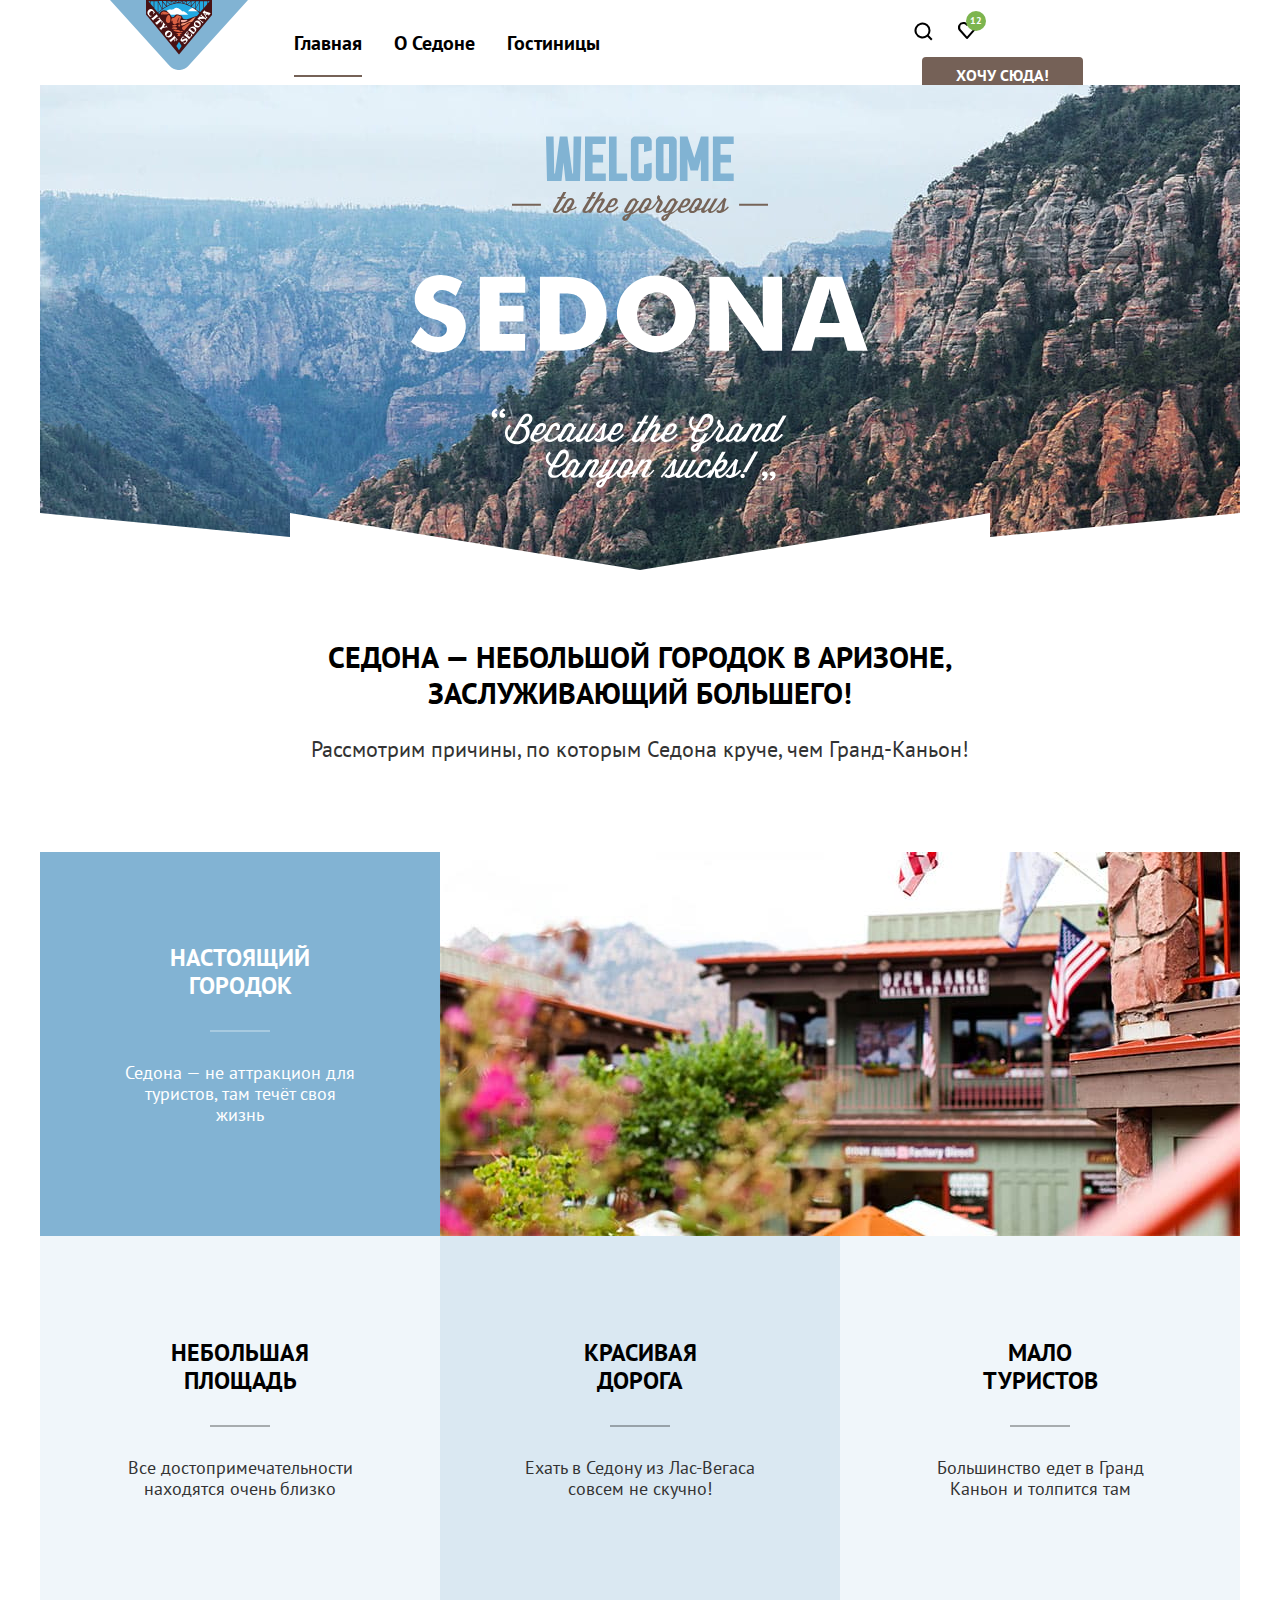
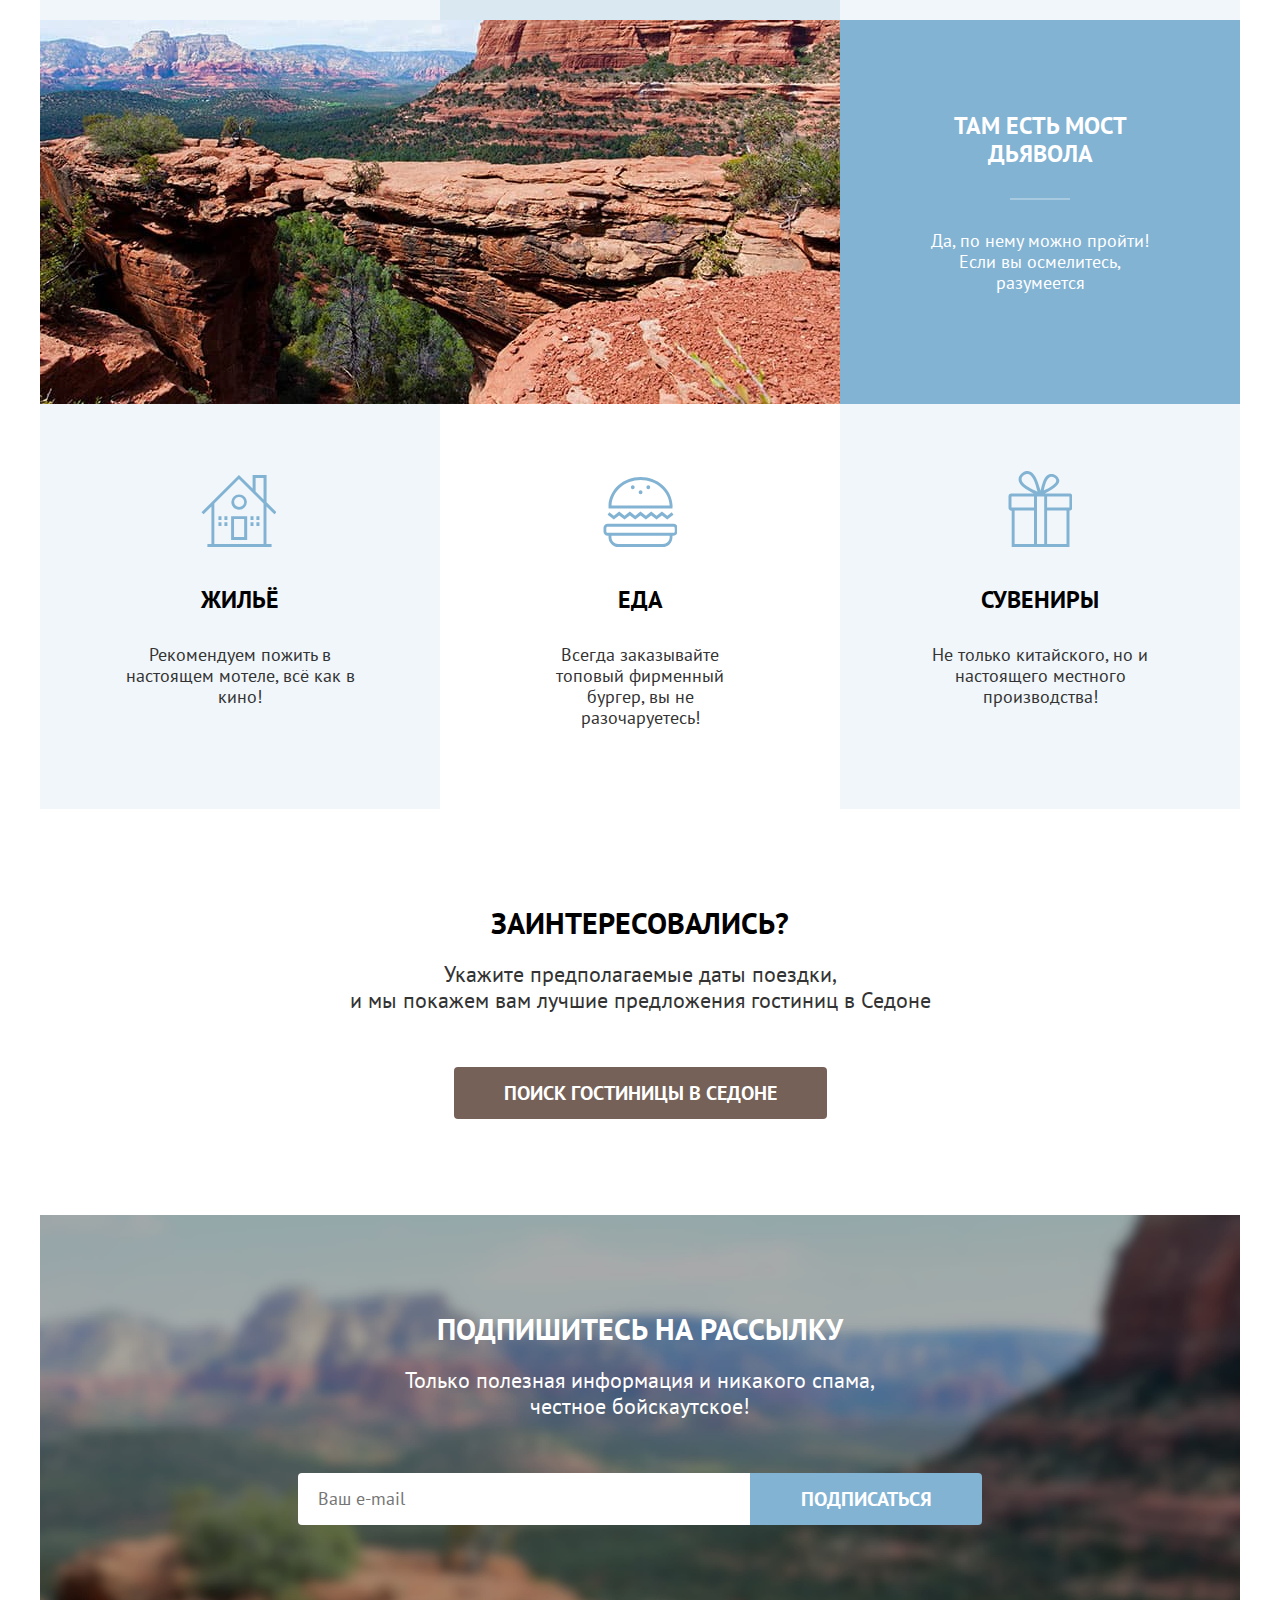
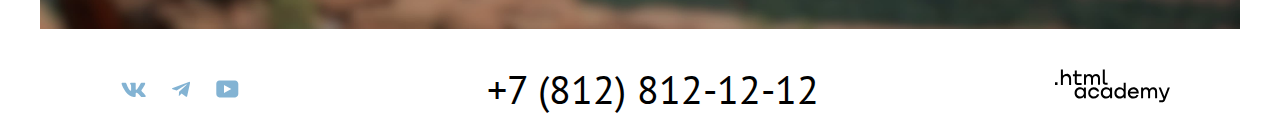
<file: 9/index.html>
<!DOCTYPE html>
<html lang="ru">
  <head>
    <meta charset="utf-8">
    <title>HTML Academy: Седона</title>
    <link rel="stylesheet" href="styles/styles.css">
    <base href="https://htmlacademy-htmlcss.github.io/1918335-sedona-35/9/">
</head>
  <body>
  <header class="main-header">
    <nav class="navigation">
      <a class="main-header-logo">
        <img class="logo" src="images/icons/logo.svg" width="140" height="70" alt="Логотип сайта городка Седона.">
      </a>
      <ul class="navigation-list">
        <li class="navigation-item">
          <a class="navigation-link navigation-link-current" href="index.html">Главная</a>
        </li>
        <li class="navigation-item">
          <a class="navigation-link" href="#">О Седоне</a>
        </li>
        <li class="navigation-item">
          <a class="navigation-link" href="catalog.html">Гостиницы</a>
        </li>
      </ul>
      <ul class="navigation-list navigation-user">
        <li class="navigation-item">
          <a class="navigation-link navigation-link-search" href="#">
            <span class="visually-hidden">
                Поиск
            </span>
            <svg class="navigation-link-icons" aria-hidden="true" focusable="false" width="19" height="19" viewBox="0 0 19 19" fill="none" xmlns="http://www.w3.org/2000/svg">
              <path d="m18.5 17-3.7-3.7a8 8 0 0 0 1.7-4.8 8 8 0 1 0-3.1 6.3l3.7 3.7 1.4-1.5Zm-10-2.5a6 6 0 0 1-6-6 6 6 0 0 1 12 0 6 6 0 0 1-6 6Z"/>
            </svg>
          </a>
        </li>
        <li class="navigation-item">
          <a class="navigation-link navigation-link-favorite" href="#">
            <span class="visually-hidden">
              Избранное
            </span>
            <svg class="navigation-link-icons" aria-hidden="true" focusable="false" width="18" height="17" viewBox="0 0 18 17" fill="none" xmlns="http://www.w3.org/2000/svg">
              <path d="M8.9 17a1 1 0 0 1-.8-.4l-7-7.9A5.4 5.4 0 0 1 5.5 0C6.8 0 8 .5 9 1.3a5.5 5.5 0 0 1 9 4.1c0 1.3-.5 2.5-1.3 3.4l-7 7.9c-.2.2-.4.3-.8.3Zm-6-9.5L9 14.4l6.2-7c.5-.5.7-1.2.7-2 0-1.8-1.5-3.3-3.3-3.3-1 0-2 .5-2.7 1.3-.3.3-.6.4-.9.4-.3 0-.6-.2-.8-.4a3.7 3.7 0 0 0-2.7-1.3 3.3 3.3 0 0 0-3.3 3.3c-.1.9.3 1.6.7 2.1-.1 0-.1 0 0 0Z"/>
            </svg>
            <span class="navigation-link-favorite-amount">
              12
            </span>
          </a>
        </li>
        <li class="navigation-item">
          <a class="navigation-link-user" href="#">Хочу сюда!</a>
        </li>
      </ul>
    </nav>
  </header>
  <main class="main-container main-index">
      <h1 class="visually-hidden">Городок Седона</h1>
      <div class="welcome">
      <img class="welcome-image" src="images/icons/welcome.svg" width="458" height="352" alt="Добро пожаловать в городок Седона.">
      </div>
      <section class="advantages">
        <div class="advantages-preface">
          <h2 class="advantages-title">Седона — небольшой городок в Аризоне,<br> заслуживающий большего!</h2>
          <p class="advantages-text">Рассмотрим причины, по которым Седона круче, чем Гранд-Каньон!</p>
        </div>
        <ul class="advantages-list">
         <li class="advantages-item advantages-item-accent-text">
           <div class="advantages-item">
            <h3 class="advantages-item-title advantages-item-line-accent">Настоящий городок</h3>
            <p class="advantages-item-description">Седона — не аттракцион для туристов, там течёт своя жизнь</p>
           </div>
           <div class="advantages-item-image">
             <img class="advantages-image" src="images/advantages/town.jpg" width="800" height="384" alt="Вид на городок.">
           </div>
         </li>
         <li class="advantages-item">
          <h3 class="advantages-item-title advantages-item-line">Небольшая площадь</h3>
          <p class="advantages-item-description">Все достопримечательности находятся очень близко</p>
         </li>
          <li class="advantages-item advantages-item-second-background">
          <h3 class="advantages-item-title advantages-item-line">Красивая дорога</h3>
          <p class="advantages-item-description">Ехать в Седону из Лас-Вегаса совсем не скучно!</p>
        </li>
        <li class="advantages-item">
          <h3 class="advantages-item-title advantages-item-line">Мало туристов</h3>
          <p class="advantages-item-description">Большинство едет в Гранд Каньон и толпится там</p>
        </li>
        <li class="advantages-item advantages-item-accent-text">
          <div class="advantages-item">
            <h3 class="advantages-item-title advantages-item-line-accent">Там есть мост дьявола</h3>
            <p class="advantages-item-description">Да, по нему можно пройти! Если вы осмелитесь, разумеется</p></div>
          <div class="advantages-item-image advantages-item-image-bridge">
            <img class="advantages-image" src="images/advantages/devils-bridge.jpg" width="800" height="384" alt="Мост дьявола.">
          </div>
        </li>
        <li class="advantages-item advantages-item-icons">
          <h3 class="advantages-item-title advantages-item-home">Жильё</h3>
          <p class="advantages-item-description">Рекомендуем пожить в настоящем мотеле, всё как в кино!</p>
        </li>
        <li class="advantages-item advantages-item-icons advantages-item-third-background">
          <h3 class="advantages-item-title advantages-item-burger">Еда</h3>
          <p class="advantages-item-description">Всегда заказывайте топовый фирменный бургер, вы не разочаруетесь!</p>
        </li>
        <li class="advantages-item advantages-item-icons">
          <h3 class="advantages-item-title advantages-item-present">Сувениры</h3>
          <p class="advantages-item-description">Не только китайского, но и настоящего местного производства!</p>
        </li>
      </ul>
    </section>
    <section class="selection">
      <h2 class="selection-title">Заинтересовались?</h2>
      <p class="selection-text">Укажите предполагаемые даты поездки,<br>и мы покажем вам лучшие предложения гостиниц в Седоне</p>
        <button class="button button-selection" type="button">Поиск гостиницы в Седоне</button>
    </section>
    <section class="newsletter">
      <h2 class="newsletter-title">Подпишитесь на рассылку</h2>
      <p class="newsletter-text">Только полезная информация и никакого спама, честное бойскаутское!</p>
      <form class="newsletter-form" action="https://echo.htmlacademy.ru/" method="post">
        <label class="visually-hidden" for="newsletter-email">Email</label>
        <input class="field" placeholder="Ваш e-mail" type="email" name="newsletter-email" id="newsletter-email" required>
        <button class="button newsletter-button" type="submit">Подписаться</button>
      </form>
    </section>
  </main>
  <footer class="page-footer">
    <section class="footer-social">
      <h2 class="visually-hidden">Социальные сети</h2>
      <ul class="footer-social-list">
        <li class="footer-social-item">
          <a class="button-social" href="https://vk.com/htmlacademy">
            <svg class="footer-social-icons" aria-hidden="true" focusable="false" width="25" height="15" viewBox="0 0 25 15" fill="none" xmlns="http://www.w3.org/2000/svg">
              <path fill-rule="evenodd" clip-rule="evenodd" d="M24.1 1.8c.2-.5 0-1-.8-1h-2.6c-.7 0-1 .4-1.1.8 0 0-1.4 3.2-3.3 5.3-.6.6-.9.8-1.2.8-.2 0-.4-.2-.4-.8V1.8c0-.7-.2-1-.8-1h-4c-.5 0-.8.4-.8.6 0 .7 1 .8 1 2.6v3.8c0 .8 0 1-.4 1-.9 0-3-3.3-4.3-7-.3-.7-.5-1-1.2-1H1.6c-.8 0-1 .4-1 .8 0 .7 1 4 4.2 8.5C7 13.2 10 15 12.8 15c1.7 0 1.9-.4 1.9-1v-2.4c0-.7.2-.8.7-.8.4 0 1 .1 2.6 1.6 1.8 1.8 2 2.6 3 2.6h2.7c.7 0 1.1-.4 1-1.1-.3-.8-1.2-1.8-2.3-3-.6-.8-1.5-1.5-1.8-2-.4-.4-.3-.6 0-1 0 0 3.2-4.5 3.5-6Z"/>
            </svg>
            <span class="visually-hidden">ВКонтакте</span>
          </a>
        </li>
        <li class="footer-social-item">
          <a class="button-social" href="https://t.me/htmlacademy">
            <svg class="footer-social-icons" aria-hidden="true" focusable="false" width="18" height="16" viewBox="0 0 18 16" fill="none" xmlns="http://www.w3.org/2000/svg">
              <path d="M16.8 1 .8 7c-1 .4-1 1-.2 1.3l4.1 1.3 9.5-6c.5-.3.9-.1.5.2l-7.6 7-.3 4.1c.4 0 .6-.2.8-.4l2-2 4.1 3.1c.8.5 1.3.3 1.5-.7L18 2.2c.3-1-.4-1.6-1.1-1.2Z"/>
            </svg>
            <span class="visually-hidden">Telegram</span>
          </a>
        </li>
        <li class="footer-social-item">
          <a class="button-social" href="https://www.youtube.com/user/htmlacademyru">
            <svg class="footer-social-icons" aria-hidden="true" focusable="false" width="23" height="18" viewBox="0 0 23 18" fill="none" xmlns="http://www.w3.org/2000/svg">
              <path d="M19 .4H3.4C1.6.4.3 2 .3 3.8v10c0 2 1.3 3.6 3.2 3.6h15.7c1.6 0 3.1-1.6 3.1-3.4V3.8C22.1 2 20.8.4 19 .4ZM8 12.9v-8l7.3 4-7.3 4Z"/>
            </svg>
            <span class="visually-hidden">Youtube</span>
          </a>
        </li>
      </ul>
    </section>
    <section class="footer-contacts">
      <h2 class="visually-hidden">Телефон</h2>
      <a class="footer-phone" href="tel:+78128121212">+7 (812) 812-12-12</a>
    </section>
    <section class="htmlacademy">
      <h2 class="visually-hidden">html academy</h2>
      <a class="htmlacademy-link" href="https://htmlacademy.ru/">
        <svg class="htmlacademy-logo" aria-hidden="true" focusable="false" width="115" height="34" viewBox="0 0 115 34" fill="none" xmlns="http://www.w3.org/2000/svg">
          <path d="M0 13.3v2.6h2.5v-2.6H0ZM11.6 4.9c-1.6 0-2.8.7-3.6 1.7h-.1V.4h-2v15.5h2v-5.3C7.9 8.5 9.2 7 11.2 7c1.8 0 2.9 1.4 2.9 3.2v5.7h2V9.8c.1-3-1.8-5-4.5-5ZM26.6 5.2h-4.8V1.5h-2v3.8h-1.9v2h1.9v6c0 1.7 1 2.7 2.7 2.7h4.1v-2h-3.7c-.7 0-1.1-.4-1.1-1.1V7.2h4.8v-2ZM41.1 5c-1.6 0-2.9.8-3.5 2h-.1a3.7 3.7 0 0 0-3.4-2c-1.4 0-2.5.8-3.1 1.8h-.1V5.2H29v10.6h2v-5.4c0-2 1-3.5 2.6-3.5 1.5 0 2.4 1 2.4 2.6v6.3h2v-5.6c0-2.4 1.4-3.3 2.6-3.3 1.5 0 2.4 1 2.4 2.6v6.3h2V9.3c.1-2.5-1.4-4.3-3.9-4.3ZM47.8 13c0 1.8 1 2.8 2.8 2.8h2v-2h-1.7c-.7 0-1.1-.4-1.1-1.1V.4h-2V13ZM28.9 20a4.9 4.9 0 0 0-3.9-1.7c-3.1 0-5.4 2.3-5.4 5.6s2.3 5.6 5.4 5.6c1.8 0 3-.8 3.8-2h.1v1.7h2V18.6h-2V20Zm-3.6 7.5a3.5 3.5 0 0 1-3.6-3.6c0-2 1.4-3.6 3.6-3.6s3.6 1.6 3.6 3.6c0 1.9-1.4 3.6-3.6 3.6ZM44.2 22.4c-.5-2.4-2.6-4.1-5.4-4.1a5.4 5.4 0 0 0-5.6 5.6c0 3 2.2 5.6 5.6 5.6 2.8 0 4.9-1.8 5.4-4.2h-2.1a3.4 3.4 0 0 1-3.3 2.3 3.5 3.5 0 0 1-3.6-3.6c0-2 1.4-3.6 3.6-3.6 1.6 0 2.8 1 3.3 2.2h2.1v-.2ZM55.1 20a4.9 4.9 0 0 0-3.9-1.7c-3.1 0-5.4 2.3-5.4 5.6s2.3 5.6 5.4 5.6c1.8 0 3-.8 3.8-2h.1v1.7h2V18.6h-2V20Zm-3.6 7.5a3.5 3.5 0 0 1-3.6-3.6c0-2 1.4-3.6 3.6-3.6s3.6 1.6 3.6 3.6c0 1.9-1.5 3.6-3.6 3.6ZM68.7 20.2a5 5 0 0 0-3.9-2c-3.1 0-5.4 2.4-5.4 5.7 0 3.3 2.2 5.6 5.4 5.6 1.7 0 3-.8 3.8-1.8h.1v1.5h2V13.8h-2v6.4Zm-3.6 7.3a3.5 3.5 0 0 1-3.6-3.6c0-2 1.4-3.6 3.6-3.6s3.6 1.6 3.6 3.6c-.1 2-1.5 3.6-3.6 3.6ZM78.3 18.3a5.4 5.4 0 0 0-5.5 5.6c0 3 2.1 5.6 5.5 5.6 2.5 0 4.5-1.3 5.2-3.6h-2.1c-.5 1-1.6 1.6-3 1.6-1.9 0-3.3-1.3-3.4-3h8.8c.2-3.5-2-6.2-5.5-6.2Zm0 1.9c1.7 0 3 1 3.3 2.6h-6.5a3.2 3.2 0 0 1 3.2-2.6ZM98.2 18.3a4 4 0 0 0-3.6 2h-.1c-.6-1.2-1.8-2-3.4-2-1.4 0-2.5.7-3.1 1.8v-1.5h-1.9v10.6h2v-5.4c0-2 1-3.4 2.6-3.5 1.5 0 2.4 1 2.4 2.6v6.3h2v-5.6c0-2.4 1.4-3.3 2.6-3.3 1.5 0 2.4 1 2.4 2.6v6.3h2v-6.5c.1-2.6-1.4-4.4-3.9-4.4ZM109.4 27.4l-3.6-9h-2.2l4.8 11.7c-.3.9-.7 1.2-1.7 1.2h-2.5v2h2.5c1.8 0 2.8-.8 3.5-2.6l4.7-12.2h-2.1l-3.4 8.9Z"/>
        </svg>
      </a>
    </section>
  </footer>
  <div class="modal-container modal-container-close">
    <div class="modal modal-selection">
      <button class="modal-close-button">
        <span class="visually-hidden">Закрыть</span>
      </button>
      <section class="modal-content">
        <h2 class="modal-tittle">Поиск гостиницы в Седоне</h2>
        <form class="selection-form" action="https://echo.htmlacademy.ru/" method="post">
          <div class="selection-form-square">
           <label class="selection-form-caption" for="selection-check-in">Дата заезда:</label>
           <span class="selection-form-data">
             <input class="selection-data" name="selection-check-in" id="selection-check-in" placeholder="27 апреля 2020">
             <button class="selection-form-calendar" type="button">
               <span class="visually-hidden">Выбрать дату заезда</span>
             </button>
           </span>
            <p class="selection-form-help selection-form-help-error">Мы не можем отправить вас в прошлое.</p>
          </div>
          <div class="selection-form-square">
            <label class="selection-form-caption" for="selection-departure">Дата выезда:</label>
            <span class="selection-form-data">
              <input class="selection-data" name="selection-departure" id="selection-departure" placeholder="1 сентября 2023">
              <button class="selection-form-calendar" type="button">
              <span class="visually-hidden">Выбрать дату выезда</span>
            </button>
            </span>
            <p class="selection-form-help">На эти даты есть свободные номера. Пока есть.</p>
          </div>
          <div class="selection-form-amount">
            <div class="form-amount-adults">
              <label class="form-caption-amount" for="adults">Взрослые:</label>
              <span class="selection-amount-meter">
                <button class="amount-meter amount-meter-minus" type="button">
                  <svg class="amount-meter-icon amount-meter-minus-icon" aria-hidden="true" focusable="false" width="14" height="2" viewBox="0 0 14 2" fill="none" xmlns="http://www.w3.org/2000/svg">
                    <path d="M0 0v2h14V0H0Z"/>
                  </svg>
                  <span class="visually-hidden">Минус</span>
                </button>
                <input class="amount-total" type="number" id="adults" name="adults" placeholder="2">
                <button class="amount-meter amount-meter-plus" type="button">
                  <svg class="amount-meter-icon amount-meter-plus-icon" aria-hidden="true" focusable="false" width="14" height="14" viewBox="0 0 14 14" fill="none" xmlns="http://www.w3.org/2000/svg">
                    <path d="M14 6H8V0H6v6H0v2h6v6h2V8h6V6Z"/>
                  </svg>
                  <span class="visually-hidden">Плюс</span>
                </button>
              </span>
            </div>
            <div class="form-amount-childs">
              <span class="form-caption-amount-caption">
                <label class="form-caption-amount" for="childs">Дети:</label>
                <span class="tooltip">
                  <button class="tooltip-toggle" type="button">
                    <svg class="tooltip-icon" aria-hidden="true" focusable="false" width="2" height="12" viewBox="0 0 2 12" fill="none" xmlns="http://www.w3.org/2000/svg">
                      <path fill-rule="evenodd" clip-rule="evenodd" d="M0 0h2v2H0V0Zm2 12H0V3h2v9Z"/>
                    </svg>
                  </button>
                  <span class="tooltip-text">
                    Укажите количество детей, которые будут с вами, возраст которых от 6 до 18 лет. Дети до 6 лет размещаются бесплатно.
                  </span>
                </span>
              </span>
              <span class="selection-amount-meter">
                <button class="amount-meter amount-meter-minus" type="button">
                  <svg class="amount-meter-icon amount-meter-minus-icon" aria-hidden="true" focusable="false" width="14" height="2" viewBox="0 0 14 2" fill="none" xmlns="http://www.w3.org/2000/svg">
                    <path d="M0 0v2h14V0H0Z"/>
                  </svg>
                  <span class="visually-hidden">Минус</span>
                </button>
                <input class="amount-total" type="number" id="childs" name="childs" placeholder="1">
                <button class="amount-meter amount-meter-plus" type="button">
                  <svg class="amount-meter-icon amount-meter-plus-icon" aria-hidden="true" focusable="false" width="14" height="14" viewBox="0 0 14 14" fill="none" xmlns="http://www.w3.org/2000/svg">
                    <path d="M14 6H8V0H6v6H0v2h6v6h2V8h6V6Z"/>
                  </svg>
                  <span class="visually-hidden">Плюс</span>
                </button>
              </span>
            </div>
          </div>
          <button class="modal-selection-button" type="submit">Найти</button>
        </form>
      </section>
    </div>
  </div>
  </body>
</html>
</file>
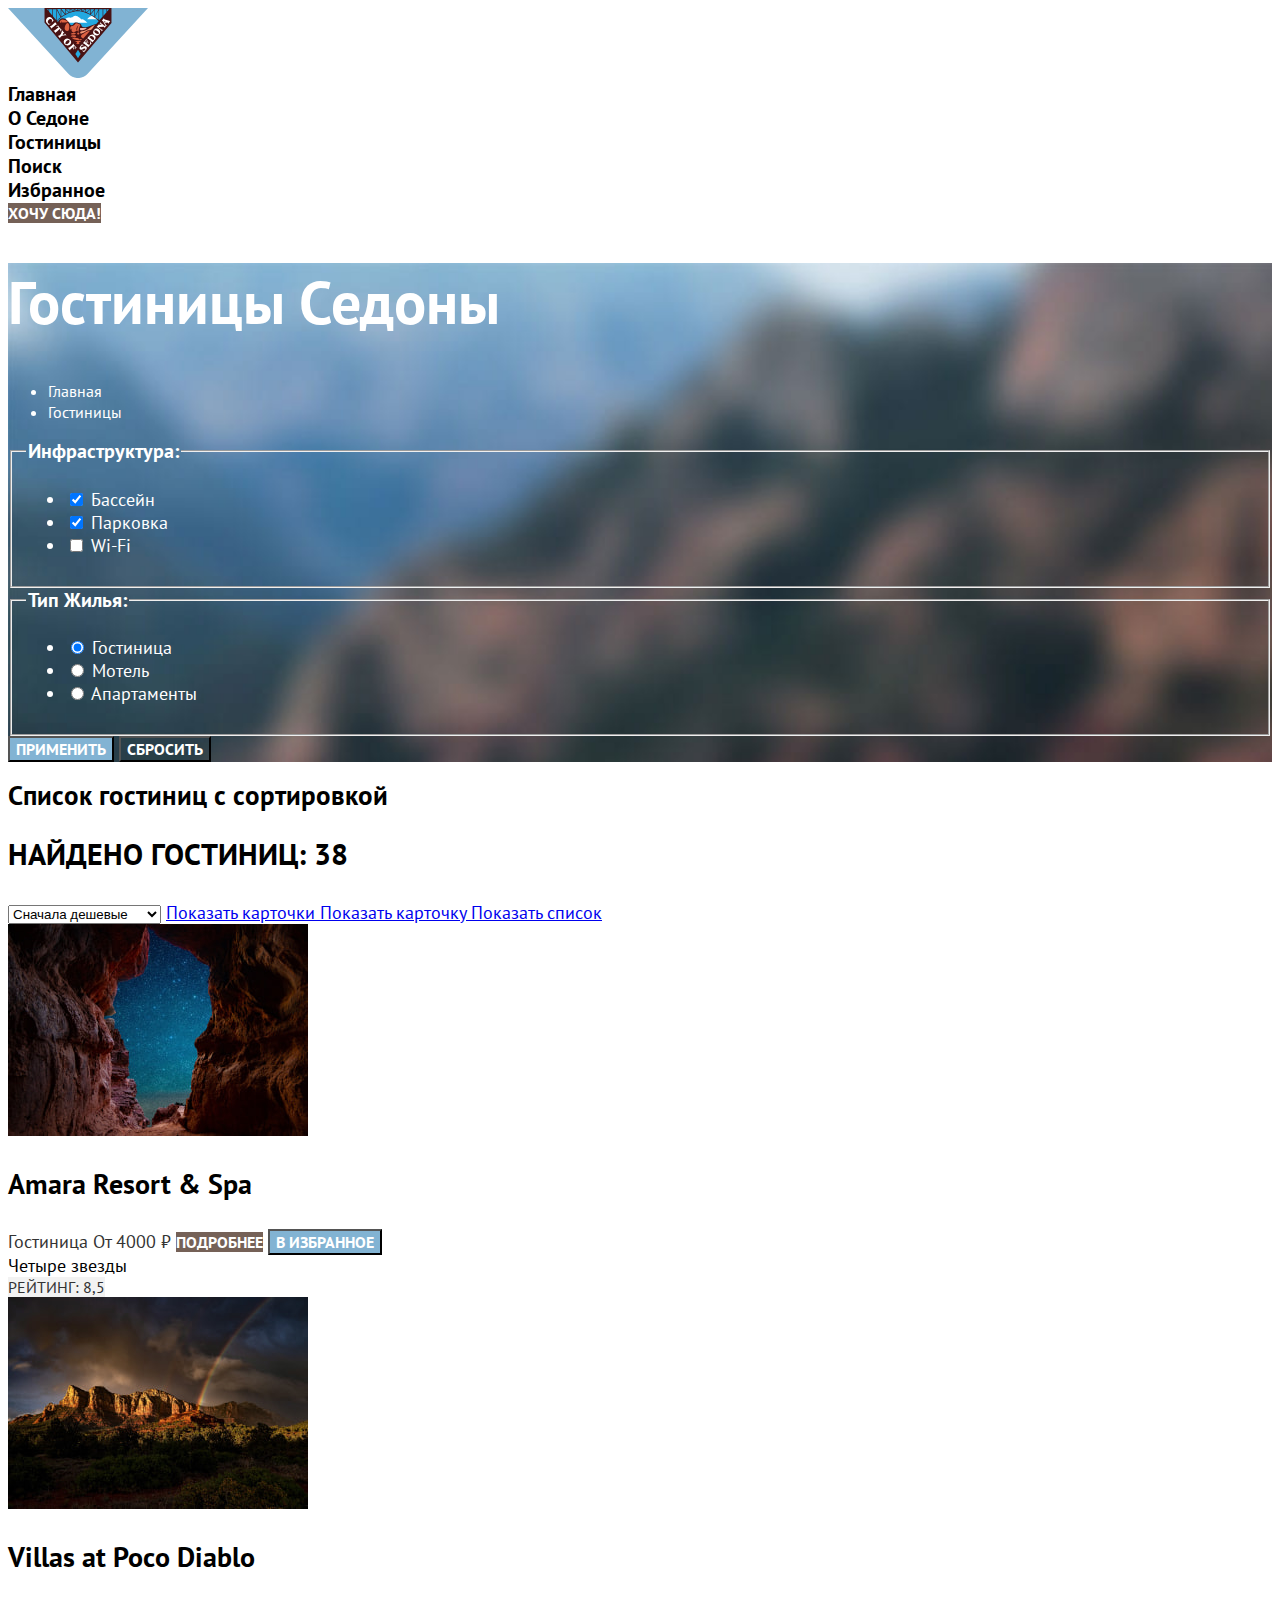
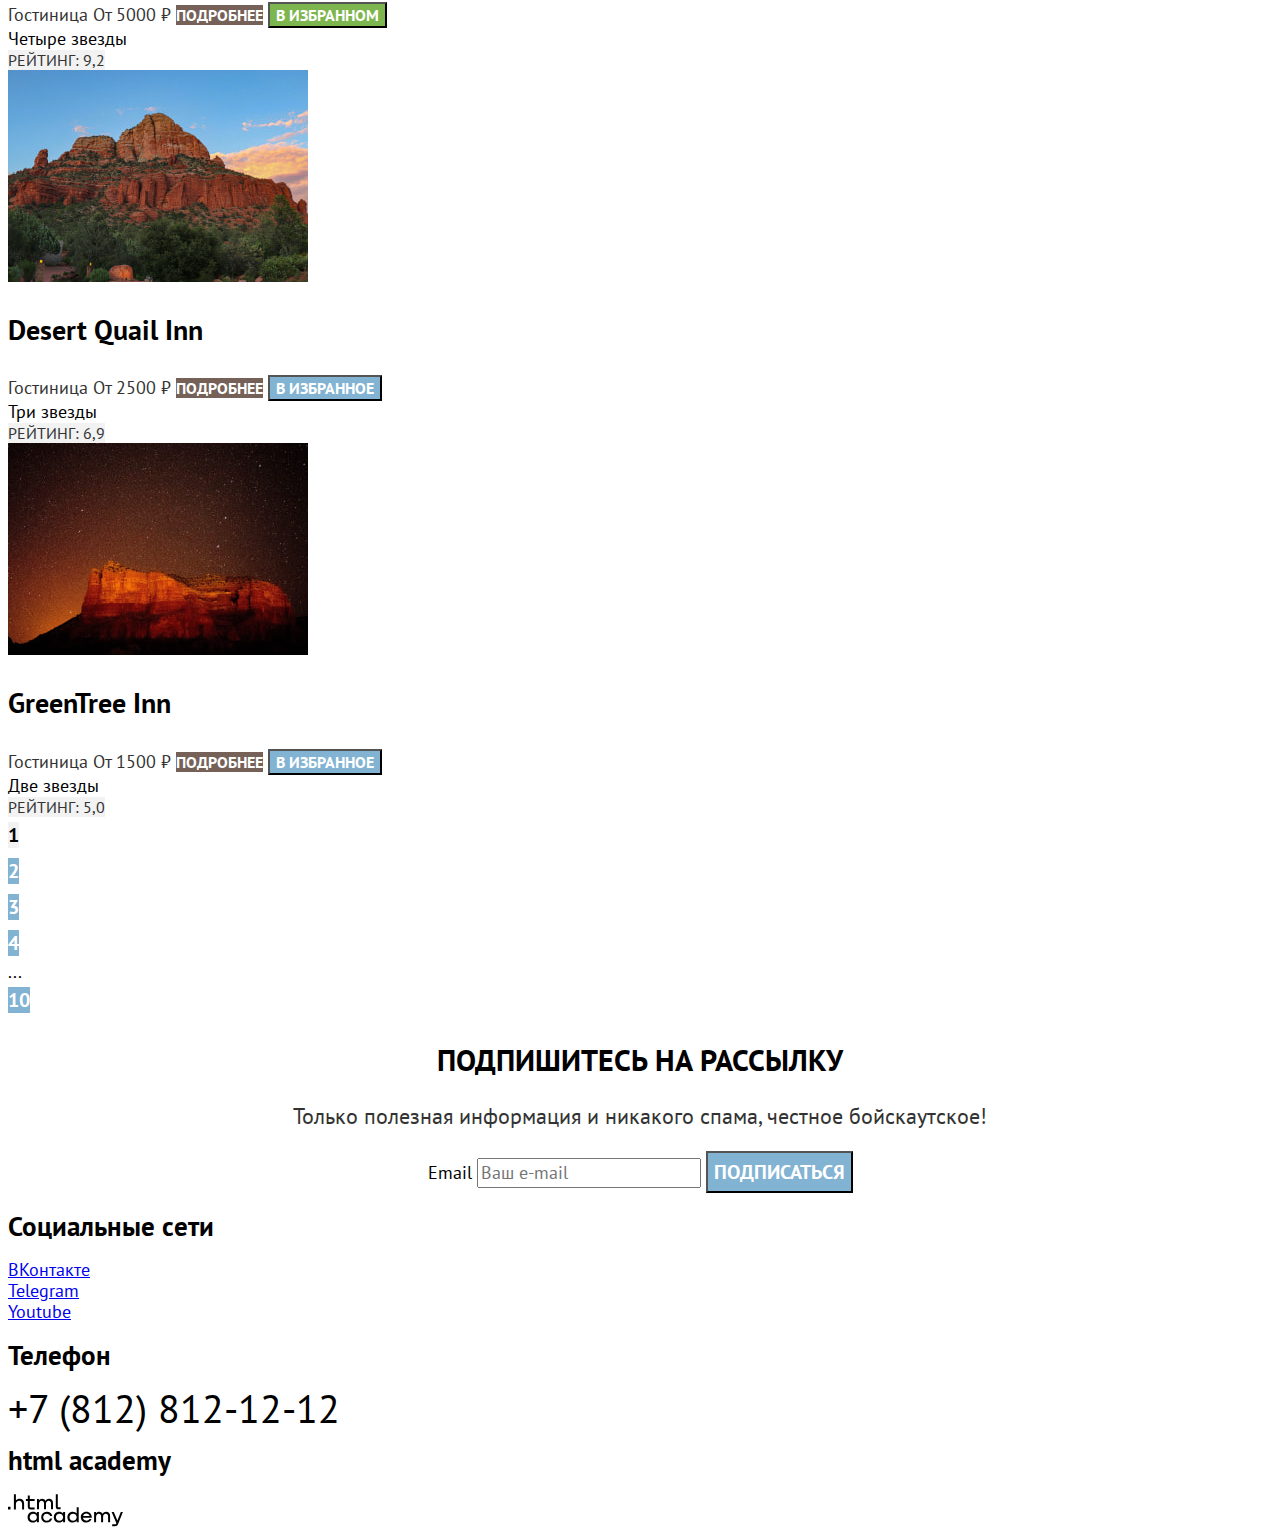
<file: 5/catalog.html>
<!DOCTYPE html>
<html lang="ru">
<head>
  <meta charset="utf-8">
  <title>HTML Academy: Седона</title>
  <link rel="stylesheet" href="styles/styles.css">
  <base href="https://htmlacademy-htmlcss.github.io/1918335-sedona-35/5/">
</head>
<body>
<header class="main-header">
  <a class="main-header-logo" href="index.html">
    <img class="logo" src="images/icons/logo.svg" width="140" height="70" alt="Логотип сайта городка Седона.">
  </a>
  <nav class="navigation">
    <ul class="navigation-list">
      <li class="navigation-item">
        <a class="navigation-link" href="index.html">Главная</a>
      </li>
      <li class="navigation-item">
        <a class="navigation-link" href="#">О Седоне</a>
      </li>
      <li class="navigation-item">
        <a class="navigation-link" href="catalog.html">Гостиницы</a>
      </li>
    </ul>
    <ul class="navigation-list navigation-user">
      <li class="navigation-item">
        <a class="navigation-link" href="#">
            <span class="visually-hidden">
                Поиск
              </span>
        </a>
      </li>
      <li class="navigation-item">
        <a class="navigation-link" href="#">
            <span class="visually-hidden">
                Избранное
              </span>
        </a>
      </li>
      <li class="navigation-item">
        <a class="navigation-link navigation-link-user" href="#">Хочу сюда!</a>
      </li>
    </ul>
  </nav>
</header>
<main class="main-inner">
  <header class="inner-header">
    <h1 class="inner-header-title">Гостиницы Седоны</h1>
    <ul class="breadcrumbs">
      <li class="breadcrumbs-item">
        <a class="breadcrumbs-link" href="index.html">
          <span class="visually-hidden">Главная</span>
        </a>
      </li>
      <li class="breadcrumbs-item">
        <a class="breadcrumbs-link">Гостиницы</a>
      </li>
    </ul>
    <form class="catalog-filter" action="https://echo.htmlacademy.ru/" method="get">
      <fieldset class="catalog-filter-group">
        <legend class="catalog-filter-title">Инфраструктура:</legend>
        <ul class="catalog-filter-list">
          <li class="catalog-filter-item">
            <label class="control">
              <input class="control-input" type="checkbox" name="swimming-pool" checked>
              Бассейн
            </label>
          </li>
          <li class="catalog-filter-item">
            <label class="control">
              <input class="control-input" type="checkbox" name="parking" checked>
              Парковка
            </label>
          </li>
          <li class="catalog-filter-item">
            <label class="control">
              <input class="control-input" type="checkbox" name="wi-fi">
              Wi-Fi
            </label>
          </li>
        </ul>
      </fieldset>
      <fieldset class="catalog-filter-group">
        <legend class="catalog-filter-title">Тип жилья:</legend>
        <ul class="catalog-filter-list">
          <li class="catalog-filter-item">
            <label class="control">
              <input class="control-input" type="radio" name="housing-type" value="hotel" checked>
              Гостиница
            </label>
          </li>
          <li class="catalog-filter-item">
            <label class="control">
              <input class="control-input" type="radio" name="housing-type" value="motel">
              Мотель
            </label>
          </li>
          <li class="catalog-filter-item">
            <label class="control">
              <input class="control-input" type="radio" name="housing-type" value="apartments">
              Апартаменты
            </label>
          </li>
        </ul>
      </fieldset>
      <button class="button button-filter" type="submit">Применить</button>
      <button class="button button-reset" type="reset">Сбросить</button>
    </form>
  </header>
  <section class="catalog-products">
    <h2 class="visually-hidden">Список гостиниц с сортировкой</h2>
    <div class="catalog-sorting">
      <p class="catalog-sorting-result">Найдено гостиниц: <span class="catalog-sorting-result-count">38</span></p>
      <select class="select-control" aria-label="Сортировка">
        <option value="cheap">Сначала дешевые</option>
        <option value="expensive">Сначала дорогое</option>
        <option value="popular">Сначала популярное</option>
      </select>
      <a class="catalog-button catalog-button-pressing" href="#">
        <span class="visually-hidden">Показать карточки</span>
      </a>
      <a class="catalog-button" href="#">
        <span class="visually-hidden">Показать карточку</span>
      </a>
      <a class="catalog-button" href="#">
        <span class="visually-hidden">Показать список</span>
      </a>
    </div>
    <ul class="product-list">
      <li class="product-card">
        <a class="product-card-link" href="#">
          <img class="product-card-image" src="images/hotel/amara-resort-and-spa.jpg" width="300" height="212" alt="Вид Amara Resort & Spa.">
          <h3 class="product-card-title">Amara Resort & Spa</h3>
        </a>
        <span class="housing-type">Гостиница</span>
        <span class="product-card-price">От 4000 ₽</span>
        <a class="product-card-button product-card-button-detailed" href="#">подробнее</a>
        <button class="product-card-button product-card-button-favorites" type="button">в избранное</button>
        <div class="product-card-star">
          <span class="visually-hidden">Четыре звезды</span>
        </div>
        <span class="product-card-rating">Рейтинг: 8,5</span>
      </li>
      <li class="product-card">
        <a class="product-card-link" href="#">
          <img class="product-card-image" src="images/hotel/villas-at-poco-diablo.jpg" width="300" height="212" alt="Вид Villas at Poco Diablo.">
          <h3 class="product-card-title">Villas at Poco Diablo</h3>
        </a>
        <span class="housing-type">Гостиница</span>
        <span class="product-card-price">От 5000 ₽</span>
        <a class="product-card-button product-card-button-detailed" href="#">подробнее</a>
        <button class="product-card-button product-card-button-favorites-pick" type="button">в избранном</button>
        <div class="product-card-star">
          <span class="visually-hidden">Четыре звезды</span>
        </div>
        <span class="product-card-rating">Рейтинг: 9,2</span>
      </li>
      <li class="product-card">
        <a class="product-card-link" href="#">
          <img class="product-card-image" src="images/hotel/desert-quail-inn.jpg" width="300" height="212" alt="Вид Desert Quail Inn.">
          <h3 class="product-card-title">Desert Quail Inn</h3>
        </a>
        <span class="housing-type">Гостиница</span>
        <span class="product-card-price">От 2500 ₽</span>
        <a class="product-card-button product-card-button-detailed" href="#">подробнее</a>
        <button class="product-card-button product-card-button-favorites" type="button">в избранное</button>
        <div class="product-card-star">
          <span class="visually-hidden">Три звезды</span>
        </div>
        <span class="product-card-rating">Рейтинг: 6,9</span>
      </li>
      <li class="product-card">
        <a class="product-card-link" href="#">
          <img class="product-card-image" src="images/hotel/greentree-Inn.jpg" width="300" height="212" alt="Вид GreenTree Inn.">
          <h3 class="product-card-title">GreenTree Inn</h3>
        </a>
        <span class="housing-type">Гостиница</span>
        <span class="product-card-price">От 1500 ₽</span>
        <a class="product-card-button product-card-button-detailed" href="#">подробнее</a>
        <button class="product-card-button product-card-button-favorites" type="button">в избранное</button>
        <div class="product-card-star">
          <span class="visually-hidden">Две звезды</span>
        </div>
        <span class="product-card-rating">Рейтинг: 5,0</span>
      </li>
    </ul>
    <ul class="pagination">
      <li class="pagination-item">
        <a class="pagination-link pagination-current">1</a>
      </li>
      <li class="pagination-item">
        <a class="pagination-link" href="#">2</a>
      </li>
      <li class="pagination-item">
        <a class="pagination-link" href="#">3</a>
      </li>
      <li class="pagination-item">
        <a class="pagination-link" href="#">4</a>
      </li>
      <li class="pagination-item">
        <span class="pagination-text">...</span>
      </li>
      <li class="pagination-item">
        <a class="pagination-link" href="#">10</a>
      </li>
    </ul>
  </section>
  <section class="catalog-newsletter">
    <h2 class="catalog-newsletter-title">Подпишитесь на рассылку</h2>
    <p class="catalog-newsletter-text">Только полезная информация и никакого спама, честное бойскаутское!</p>
    <form class="catalog-newsletter-form" action="https://echo.htmlacademy.ru/" method="post">
      <label for="newsletter-email">Email</label>
      <input class="field" placeholder="Ваш e-mail" type="email" name="newsletter-email" id="newsletter-email" required>
      <button class="button newsletter-button" type="submit">Подписаться</button>
    </form>
  </section>
</main>
<footer class="page-footer">
  <section class="footer-social">
    <h2 class="visually-hidden">Социальные сети</h2>
    <ul class="footer-social-list">
      <li class="footer-social-item">
        <a class="button-social" href="https://vk.com/htmlacademy">
          <span class="visually-hidden">ВКонтакте</span>
        </a>
      </li>
      <li class="footer-social-item">
        <a class="button-social" href="https://t.me/htmlacademy">
          <span class="visually-hidden">Telegram</span>
        </a>
      </li>
      <li class="footer-social-item">
        <a class="button-social" href="https://www.youtube.com/user/htmlacademyru">
          <span class="visually-hidden">Youtube</span>
        </a>
      </li>
    </ul>
  </section>
  <section class="footer-contacts">
    <h2 class="visually-hidden">Телефон</h2>
    <a class="footer-phone" href="tel:+78128121212">+7 (812) 812-12-12</a>
  </section>
  <section class="htmlacademy">
    <h2 class="visually-hidden">html academy</h2>
    <a class="htmlacademy-link" href="https://htmlacademy.ru/">
      <img class="htmlacademy-logo" src="images/icons/html-academy.svg" width="115" height="33" alt="Логотип html academy.">
    </a>
  </section>
</footer>
</body>
</html>
</file>
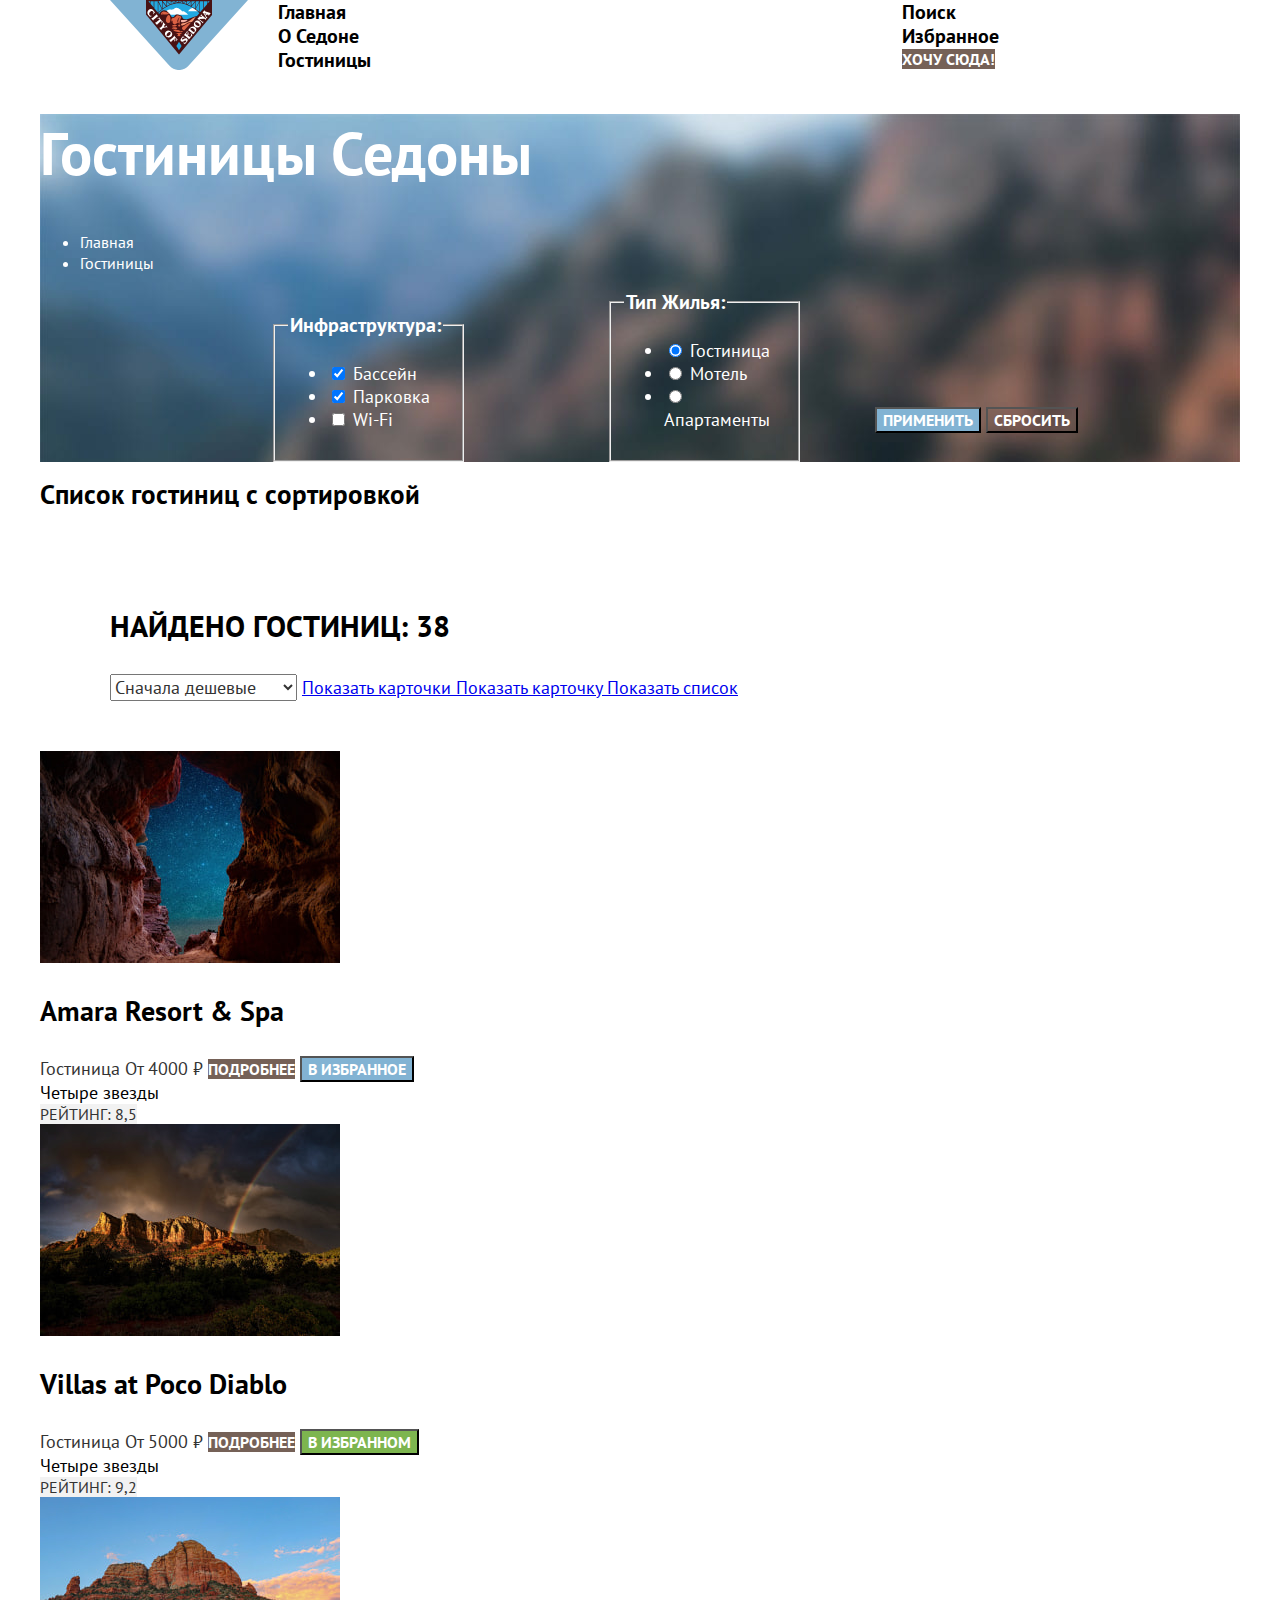
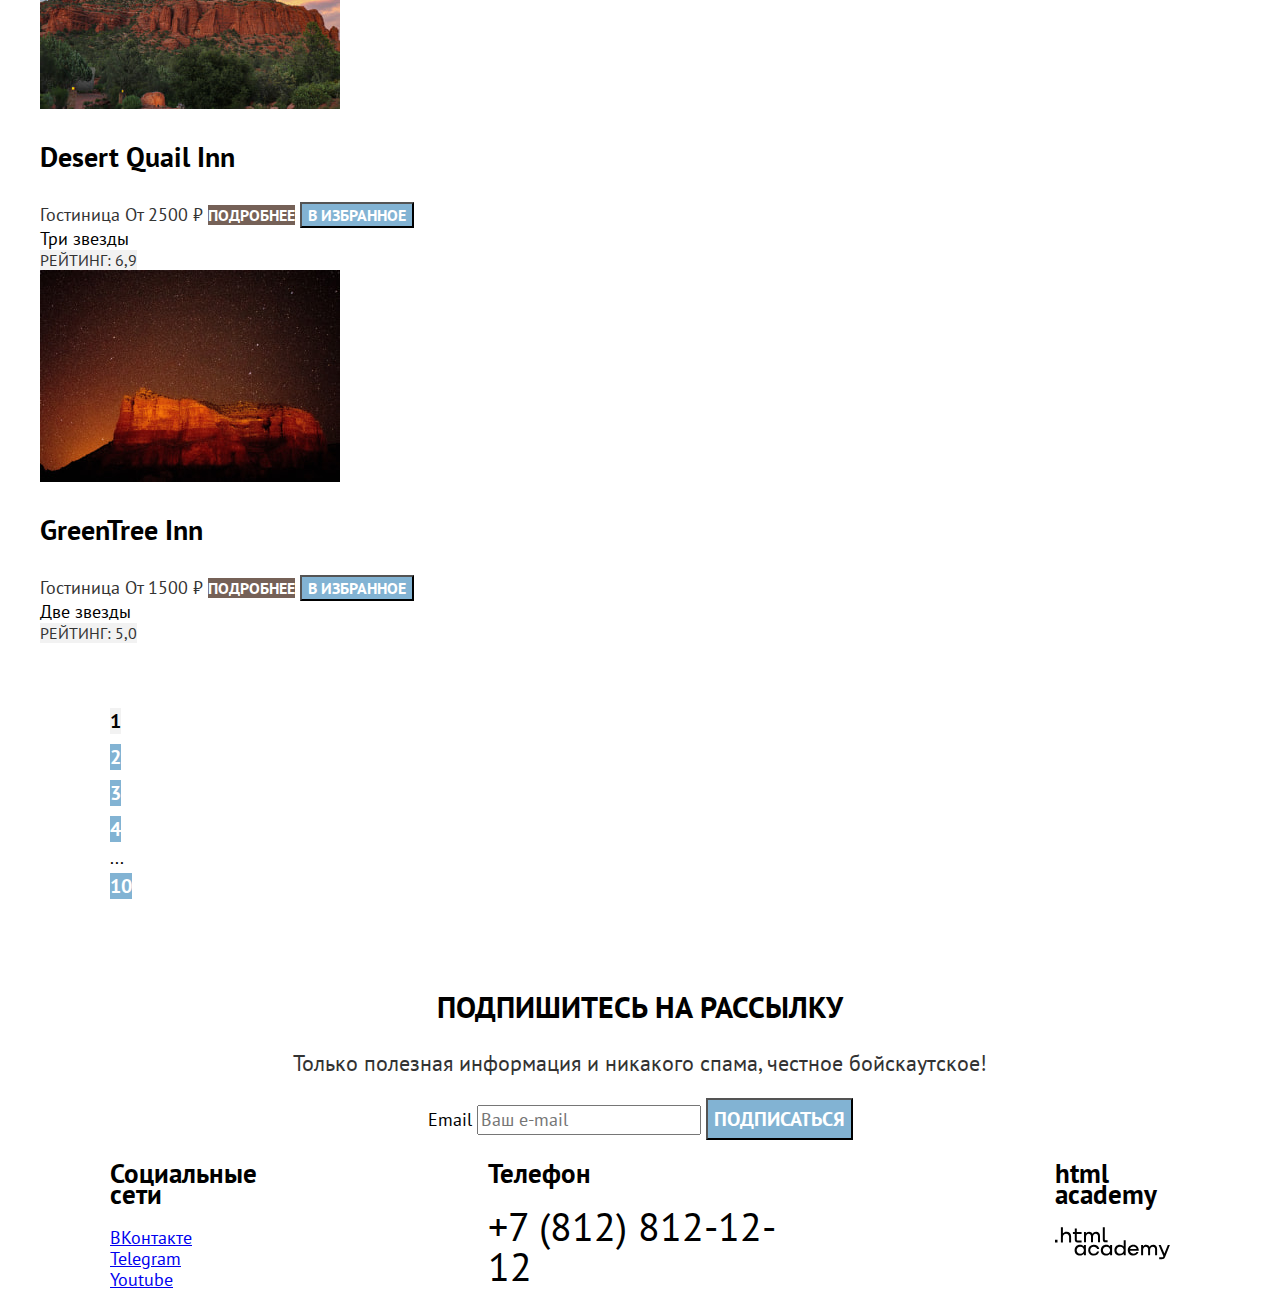
<file: 6/catalog.html>
<!DOCTYPE html>
<html lang="ru">
<head>
  <meta charset="utf-8">
  <title>HTML Academy: Седона</title>
  <link rel="stylesheet" href="styles/styles.css">
  <base href="https://htmlacademy-htmlcss.github.io/1918335-sedona-35/6/">
</head>
<body>
<header class="main-header">
  <nav class="navigation">
    <a class="main-header-logo" href="index.html">
      <img class="logo" src="images/icons/logo.svg" width="140" height="70" alt="Логотип сайта городка Седона.">
    </a>
    <ul class="navigation-list">
      <li class="navigation-item">
        <a class="navigation-link" href="index.html">Главная</a>
      </li>
      <li class="navigation-item">
        <a class="navigation-link" href="#">О Седоне</a>
      </li>
      <li class="navigation-item">
        <a class="navigation-link" href="catalog.html">Гостиницы</a>
      </li>
    </ul>
    <ul class="navigation-list navigation-user">
      <li class="navigation-item">
        <a class="navigation-link" href="#">
            <span class="visually-hidden">
                Поиск
              </span>
        </a>
      </li>
      <li class="navigation-item">
        <a class="navigation-link" href="#">
            <span class="visually-hidden">
                Избранное
              </span>
        </a>
      </li>
      <li class="navigation-item">
        <a class="navigation-link navigation-link-user" href="#">Хочу сюда!</a>
      </li>
    </ul>
  </nav>
</header>
<main class="main-container main-inner">
  <div class="page-container">
  <header class="inner-header">
    <h1 class="inner-header-title">Гостиницы Седоны</h1>
    <ul class="breadcrumbs">
      <li class="breadcrumbs-item">
        <a class="breadcrumbs-link" href="index.html">
          <span class="visually-hidden">Главная</span>
        </a>
      </li>
      <li class="breadcrumbs-item">
        <a class="breadcrumbs-link">Гостиницы</a>
      </li>
    </ul>
    <div class="catalog-filter">
    <form class="catalog-filter-form" action="https://echo.htmlacademy.ru/" method="get">
      <fieldset class="catalog-filter-group">
        <legend class="catalog-filter-title">Инфраструктура:</legend>
        <ul class="catalog-filter-list">
          <li class="catalog-filter-item">
            <label class="control">
              <input class="control-input" type="checkbox" name="swimming-pool" checked>
              Бассейн
            </label>
          </li>
          <li class="catalog-filter-item">
            <label class="control">
              <input class="control-input" type="checkbox" name="parking" checked>
              Парковка
            </label>
          </li>
          <li class="catalog-filter-item">
            <label class="control">
              <input class="control-input" type="checkbox" name="wi-fi">
              Wi-Fi
            </label>
          </li>
        </ul>
      </fieldset>
      <fieldset class="catalog-filter-group">
        <legend class="catalog-filter-title">Тип жилья:</legend>
        <ul class="catalog-filter-list">
          <li class="catalog-filter-item">
            <label class="control">
              <input class="control-input" type="radio" name="housing-type" value="hotel" checked>
              Гостиница
            </label>
          </li>
          <li class="catalog-filter-item">
            <label class="control">
              <input class="control-input" type="radio" name="housing-type" value="motel">
              Мотель
            </label>
          </li>
          <li class="catalog-filter-item">
            <label class="control">
              <input class="control-input" type="radio" name="housing-type" value="apartments">
              Апартаменты
            </label>
          </li>
        </ul>
      </fieldset>
      <button class="button button-filter" type="submit">Применить</button>
      <button class="button button-reset" type="reset">Сбросить</button>
    </form>
    </div>
  </header>
  <section class="catalog-products">
    <div class="catalog-products-container">
    <h2 class="visually-hidden">Список гостиниц с сортировкой</h2>
    <div class="catalog-sorting">
      <p class="catalog-sorting-result">Найдено гостиниц: <span class="catalog-sorting-result-count">38</span></p>
      <select class="select-control" aria-label="Сортировка">
        <option value="cheap">Сначала дешевые</option>
        <option value="expensive">Сначала дорогое</option>
        <option value="popular">Сначала популярное</option>
      </select>
      <a class="catalog-button catalog-button-pressing" href="#">
        <span class="visually-hidden">Показать карточки</span>
      </a>
      <a class="catalog-button" href="#">
        <span class="visually-hidden">Показать карточку</span>
      </a>
      <a class="catalog-button" href="#">
        <span class="visually-hidden">Показать список</span>
      </a>
    </div>
      <div class="product-list-container">
      <ul class="product-list">
      <li class="product-card">
        <a class="product-card-link" href="#">
          <img class="product-card-image" src="images/hotel/amara-resort-and-spa.jpg" width="300" height="212" alt="Вид Amara Resort & Spa.">
          <h3 class="product-card-title">Amara Resort & Spa</h3>
        </a>
        <span class="housing-type">Гостиница</span>
        <span class="product-card-price">От 4000 ₽</span>
        <a class="product-card-button product-card-button-detailed" href="#">подробнее</a>
        <button class="product-card-button product-card-button-favorites" type="button">в избранное</button>
        <div class="product-card-star">
          <span class="visually-hidden">Четыре звезды</span>
        </div>
        <span class="product-card-rating">Рейтинг: 8,5</span>
      </li>
      <li class="product-card">
        <a class="product-card-link" href="#">
          <img class="product-card-image" src="images/hotel/villas-at-poco-diablo.jpg" width="300" height="212" alt="Вид Villas at Poco Diablo.">
          <h3 class="product-card-title">Villas at Poco Diablo</h3>
        </a>
        <span class="housing-type">Гостиница</span>
        <span class="product-card-price">От 5000 ₽</span>
        <a class="product-card-button product-card-button-detailed" href="#">подробнее</a>
        <button class="product-card-button product-card-button-favorites-pick" type="button">в избранном</button>
        <div class="product-card-star">
          <span class="visually-hidden">Четыре звезды</span>
        </div>
        <span class="product-card-rating">Рейтинг: 9,2</span>
      </li>
      <li class="product-card">
        <a class="product-card-link" href="#">
          <img class="product-card-image" src="images/hotel/desert-quail-inn.jpg" width="300" height="212" alt="Вид Desert Quail Inn.">
          <h3 class="product-card-title">Desert Quail Inn</h3>
        </a>
        <span class="housing-type">Гостиница</span>
        <span class="product-card-price">От 2500 ₽</span>
        <a class="product-card-button product-card-button-detailed" href="#">подробнее</a>
        <button class="product-card-button product-card-button-favorites" type="button">в избранное</button>
        <div class="product-card-star">
          <span class="visually-hidden">Три звезды</span>
        </div>
        <span class="product-card-rating">Рейтинг: 6,9</span>
      </li>
      <li class="product-card">
        <a class="product-card-link" href="#">
          <img class="product-card-image" src="images/hotel/greentree-Inn.jpg" width="300" height="212" alt="Вид GreenTree Inn.">
          <h3 class="product-card-title">GreenTree Inn</h3>
        </a>
        <span class="housing-type">Гостиница</span>
        <span class="product-card-price">От 1500 ₽</span>
        <a class="product-card-button product-card-button-detailed" href="#">подробнее</a>
        <button class="product-card-button product-card-button-favorites" type="button">в избранное</button>
        <div class="product-card-star">
          <span class="visually-hidden">Две звезды</span>
        </div>
        <span class="product-card-rating">Рейтинг: 5,0</span>
      </li>
      </ul>
      </div>
      <div class="pagination-container">
    <ul class="pagination">
      <li class="pagination-item">
        <a class="pagination-link pagination-current">1</a>
      </li>
      <li class="pagination-item">
        <a class="pagination-link" href="#">2</a>
      </li>
      <li class="pagination-item">
        <a class="pagination-link" href="#">3</a>
      </li>
      <li class="pagination-item">
        <a class="pagination-link" href="#">4</a>
      </li>
      <li class="pagination-item">
        <span class="pagination-text">...</span>
      </li>
      <li class="pagination-item">
        <a class="pagination-link" href="#">10</a>
      </li>
    </ul>
      </div>
    </div>
  </section>
  <section class="catalog-newsletter">
    <h2 class="catalog-newsletter-title">Подпишитесь на рассылку</h2>
    <p class="catalog-newsletter-text">Только полезная информация и никакого спама, честное бойскаутское!</p>
    <form class="catalog-newsletter-form" action="https://echo.htmlacademy.ru/" method="post">
      <label for="newsletter-email">Email</label>
      <input class="field" placeholder="Ваш e-mail" type="email" name="newsletter-email" id="newsletter-email" required>
      <button class="button newsletter-button" type="submit">Подписаться</button>
    </form>
  </section>
  </div>
</main>
<footer class="page-footer">
  <div class="page-footer-container">
  <section class="footer-social">
    <h2 class="visually-hidden">Социальные сети</h2>
    <ul class="footer-social-list">
      <li class="footer-social-item">
        <a class="button-social" href="https://vk.com/htmlacademy">
          <span class="visually-hidden">ВКонтакте</span>
        </a>
      </li>
      <li class="footer-social-item">
        <a class="button-social" href="https://t.me/htmlacademy">
          <span class="visually-hidden">Telegram</span>
        </a>
      </li>
      <li class="footer-social-item">
        <a class="button-social" href="https://www.youtube.com/user/htmlacademyru">
          <span class="visually-hidden">Youtube</span>
        </a>
      </li>
    </ul>
  </section>
  <section class="footer-contacts">
    <h2 class="visually-hidden">Телефон</h2>
    <a class="footer-phone" href="tel:+78128121212">+7 (812) 812-12-12</a>
  </section>
  <section class="htmlacademy">
    <h2 class="visually-hidden">html academy</h2>
    <a class="htmlacademy-link" href="https://htmlacademy.ru/">
      <img class="htmlacademy-logo" src="images/icons/html-academy.svg" width="115" height="33" alt="Логотип html academy.">
    </a>
  </section>
  </div>
</footer>
</body>
</html>
</file>
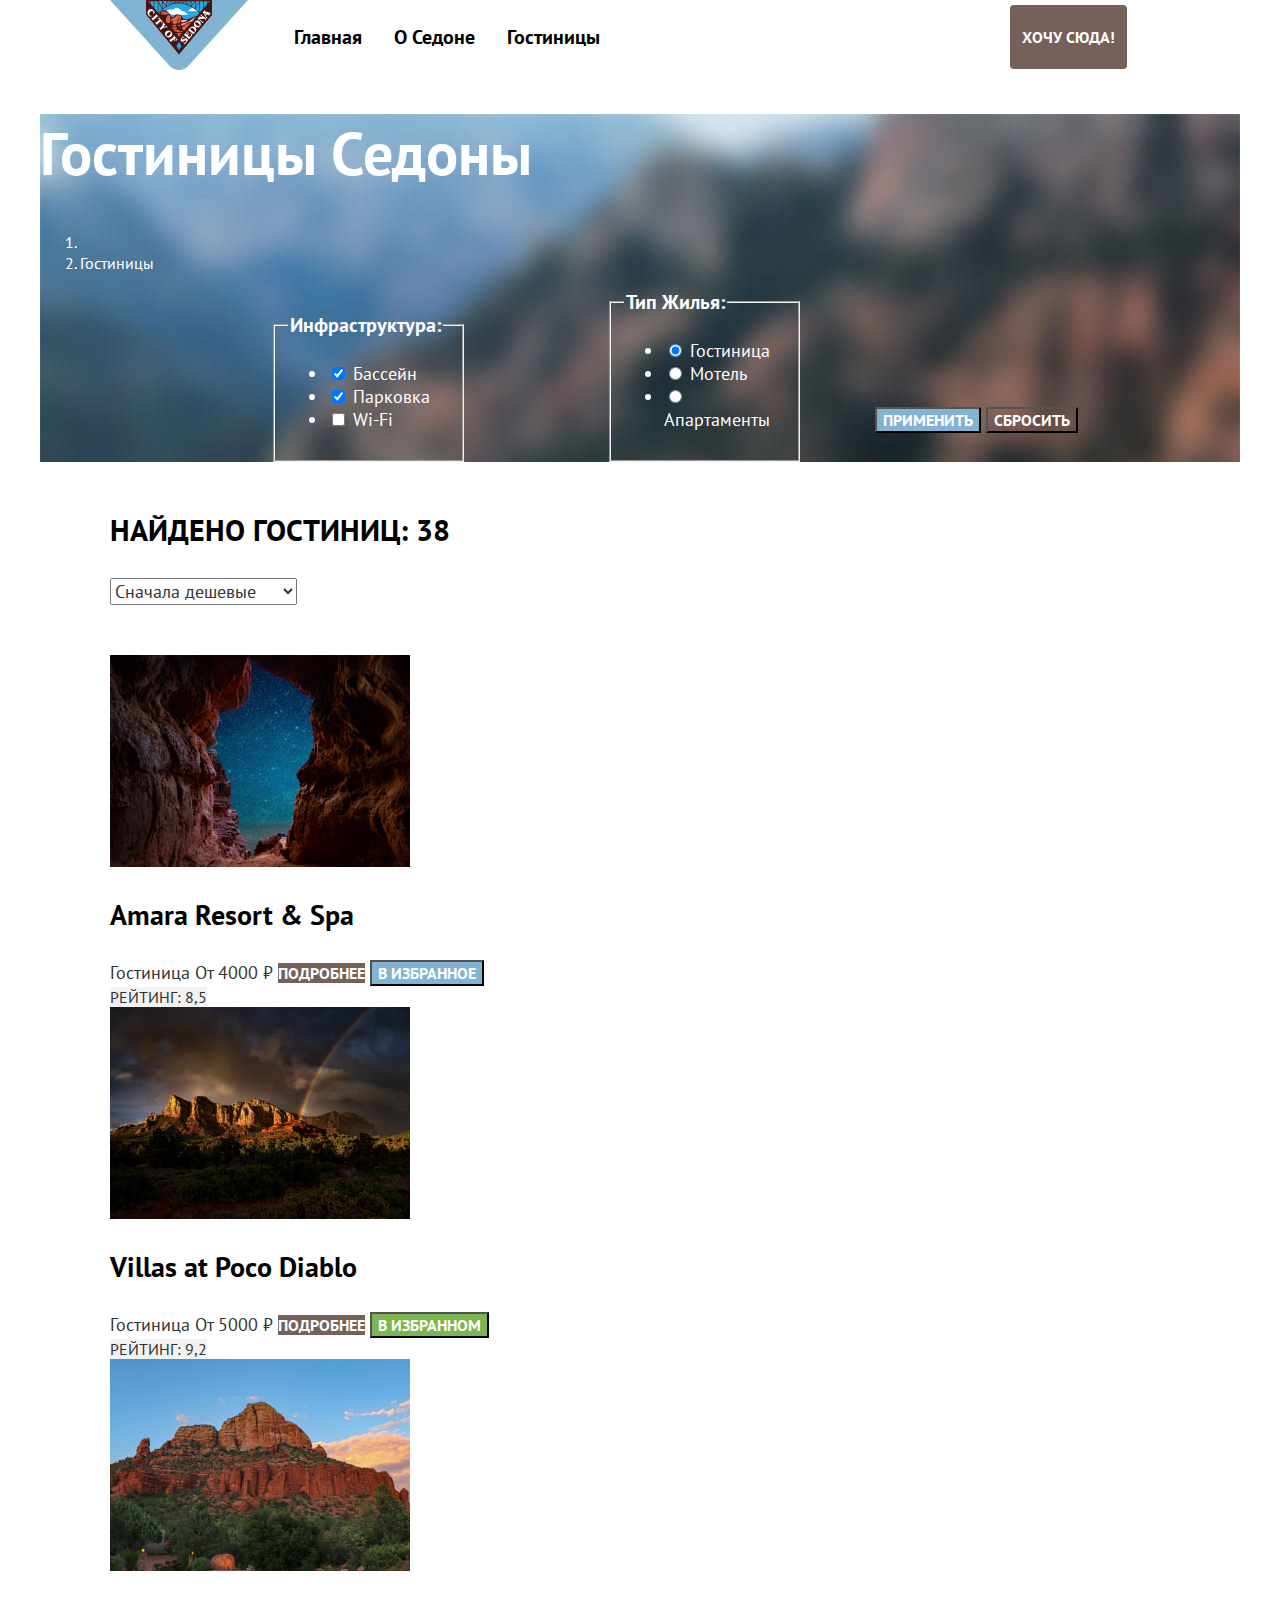
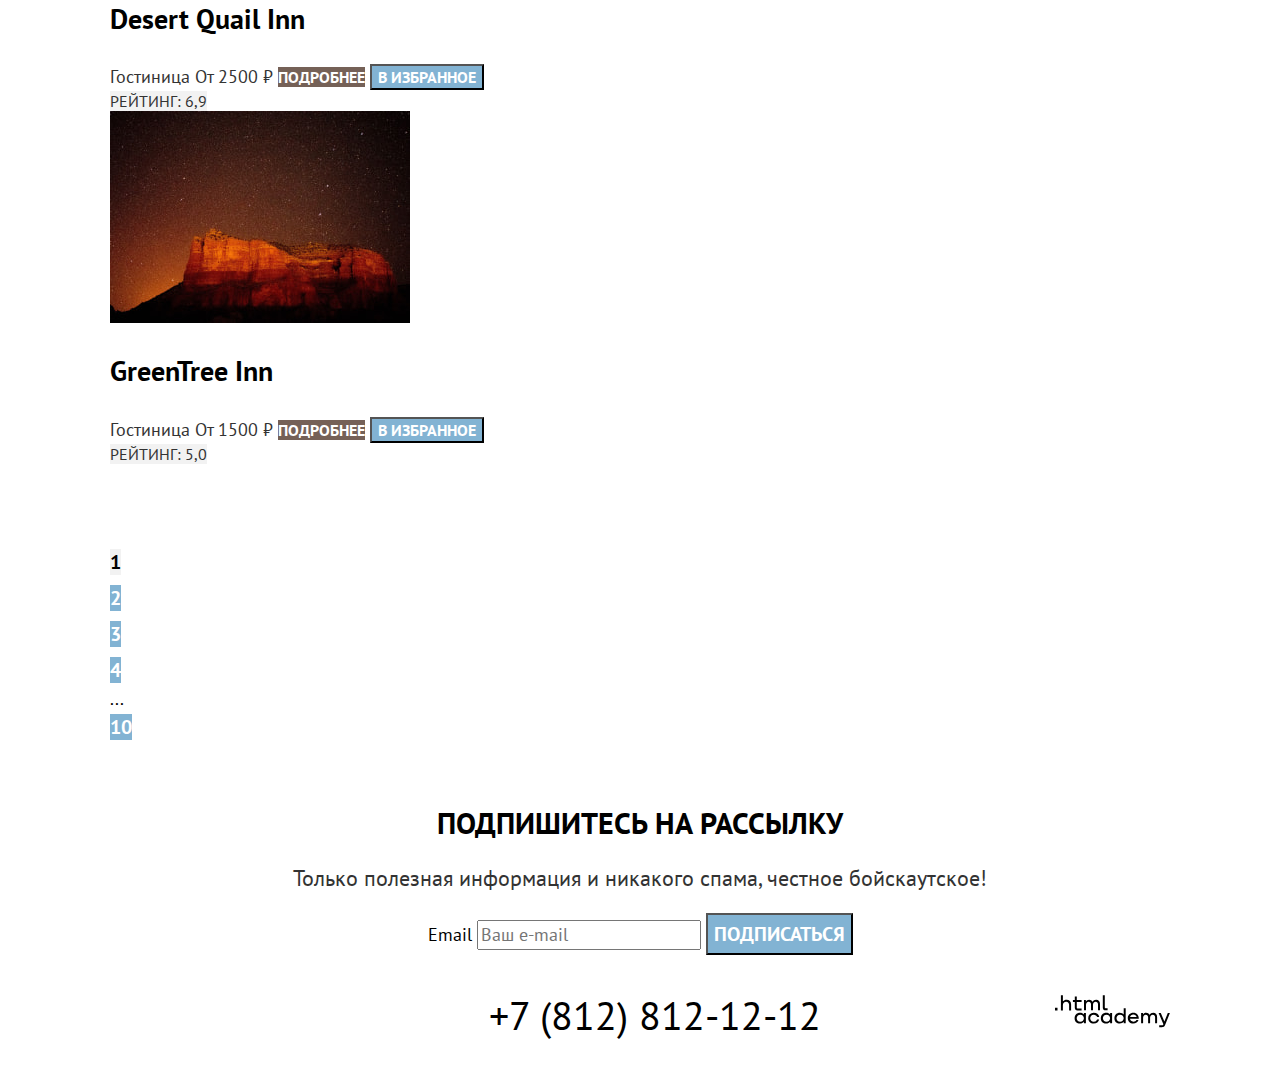
<file: 7/catalog.html>
<!DOCTYPE html>
<html lang="ru">
<head>
  <meta charset="utf-8">
  <title>HTML Academy: Седона</title>
  <link rel="stylesheet" href="styles/styles.css">
  <base href="https://htmlacademy-htmlcss.github.io/1918335-sedona-35/7/">
</head>
<body>
<header class="main-header">
  <nav class="navigation">
    <a class="main-header-logo" href="index.html">
      <img class="logo" src="images/icons/logo.svg" width="140" height="70" alt="Логотип сайта городка Седона.">
    </a>
    <ul class="navigation-list">
      <li class="navigation-item">
        <a class="navigation-link" href="index.html">Главная</a>
      </li>
      <li class="navigation-item">
        <a class="navigation-link" href="#">О Седоне</a>
      </li>
      <li class="navigation-item">
        <a class="navigation-link" href="catalog.html">Гостиницы</a>
      </li>
    </ul>
    <ul class="navigation-list navigation-user">
      <li class="navigation-item">
        <a class="navigation-link" href="#">
            <span class="visually-hidden">
                Поиск
              </span>
        </a>
      </li>
      <li class="navigation-item">
        <a class="navigation-link" href="#">
            <span class="visually-hidden">
                Избранное
              </span>
        </a>
      </li>
      <li class="navigation-item">
        <a class="navigation-link navigation-link-user" href="#">Хочу сюда!</a>
      </li>
    </ul>
  </nav>
</header>
<main class="main-container main-inner">
  <header class="inner-header">
    <h1 class="inner-header-title">Гостиницы Седоны</h1>
    <ol class="breadcrumbs">
      <li class="breadcrumbs-item">
        <a class="breadcrumbs-link" href="index.html">
          <span class="visually-hidden">Главная</span>
        </a>
      </li>
      <li class="breadcrumbs-item">
        <a class="breadcrumbs-link">Гостиницы</a>
      </li>
    </ol>
    <div class="catalog-filter">
    <form class="catalog-filter-form" action="https://echo.htmlacademy.ru/" method="get">
      <fieldset class="catalog-filter-group">
        <legend class="catalog-filter-title">Инфраструктура:</legend>
        <ul class="catalog-filter-list">
          <li class="catalog-filter-item">
            <label class="control">
              <input class="control-input" type="checkbox" name="swimming-pool" checked>
              Бассейн
            </label>
          </li>
          <li class="catalog-filter-item">
            <label class="control">
              <input class="control-input" type="checkbox" name="parking" checked>
              Парковка
            </label>
          </li>
          <li class="catalog-filter-item">
            <label class="control">
              <input class="control-input" type="checkbox" name="wi-fi">
              Wi-Fi
            </label>
          </li>
        </ul>
      </fieldset>
      <fieldset class="catalog-filter-group">
        <legend class="catalog-filter-title">Тип жилья:</legend>
        <ul class="catalog-filter-list">
          <li class="catalog-filter-item">
            <label class="control">
              <input class="control-input" type="radio" name="housing-type" value="hotel" checked>
              Гостиница
            </label>
          </li>
          <li class="catalog-filter-item">
            <label class="control">
              <input class="control-input" type="radio" name="housing-type" value="motel">
              Мотель
            </label>
          </li>
          <li class="catalog-filter-item">
            <label class="control">
              <input class="control-input" type="radio" name="housing-type" value="apartments">
              Апартаменты
            </label>
          </li>
        </ul>
      </fieldset>
      <button class="button button-filter" type="submit">Применить</button>
      <button class="button button-reset" type="reset">Сбросить</button>
    </form>
    </div>
  </header>
  <section class="catalog-products">
    <h2 class="visually-hidden">Список гостиниц с сортировкой</h2>
    <div class="catalog-sorting">
      <p class="catalog-sorting-result">Найдено гостиниц: <span class="catalog-sorting-result-count">38</span></p>
      <select class="select-control" aria-label="Сортировка">
        <option value="cheap">Сначала дешевые</option>
        <option value="expensive">Сначала дорогое</option>
        <option value="popular">Сначала популярное</option>
      </select>
      <a class="catalog-button catalog-button-pressing" href="#">
        <span class="visually-hidden">Показать карточки</span>
      </a>
      <a class="catalog-button" href="#">
        <span class="visually-hidden">Показать карточку</span>
      </a>
      <a class="catalog-button" href="#">
        <span class="visually-hidden">Показать список</span>
      </a>
    </div>
      <ul class="product-list">
      <li class="product-card">
        <a class="product-card-link" href="#">
          <img class="product-card-image" src="images/hotel/amara-resort-and-spa.jpg" width="300" height="212" alt="Вид Amara Resort & Spa.">
          <h3 class="product-card-title">Amara Resort & Spa</h3>
        </a>
        <span class="housing-type">Гостиница</span>
        <span class="product-card-price">От 4000 ₽</span>
        <a class="product-card-button product-card-button-detailed" href="#">подробнее</a>
        <button class="product-card-button product-card-button-favorites" type="button">в избранное</button>
        <div class="product-card-star">
          <span class="visually-hidden">Четыре звезды</span>
        </div>
        <span class="product-card-rating">Рейтинг: 8,5</span>
      </li>
      <li class="product-card">
        <a class="product-card-link" href="#">
          <img class="product-card-image" src="images/hotel/villas-at-poco-diablo.jpg" width="300" height="212" alt="Вид Villas at Poco Diablo.">
          <h3 class="product-card-title">Villas at Poco Diablo</h3>
        </a>
        <span class="housing-type">Гостиница</span>
        <span class="product-card-price">От 5000 ₽</span>
        <a class="product-card-button product-card-button-detailed" href="#">подробнее</a>
        <button class="product-card-button product-card-button-favorites-pick" type="button">в избранном</button>
        <div class="product-card-star">
          <span class="visually-hidden">Четыре звезды</span>
        </div>
        <span class="product-card-rating">Рейтинг: 9,2</span>
      </li>
      <li class="product-card">
        <a class="product-card-link" href="#">
          <img class="product-card-image" src="images/hotel/desert-quail-inn.jpg" width="300" height="212" alt="Вид Desert Quail Inn.">
          <h3 class="product-card-title">Desert Quail Inn</h3>
        </a>
        <span class="housing-type">Гостиница</span>
        <span class="product-card-price">От 2500 ₽</span>
        <a class="product-card-button product-card-button-detailed" href="#">подробнее</a>
        <button class="product-card-button product-card-button-favorites" type="button">в избранное</button>
        <div class="product-card-star">
          <span class="visually-hidden">Три звезды</span>
        </div>
        <span class="product-card-rating">Рейтинг: 6,9</span>
      </li>
      <li class="product-card">
        <a class="product-card-link" href="#">
          <img class="product-card-image" src="images/hotel/greentree-Inn.jpg" width="300" height="212" alt="Вид GreenTree Inn.">
          <h3 class="product-card-title">GreenTree Inn</h3>
        </a>
        <span class="housing-type">Гостиница</span>
        <span class="product-card-price">От 1500 ₽</span>
        <a class="product-card-button product-card-button-detailed" href="#">подробнее</a>
        <button class="product-card-button product-card-button-favorites" type="button">в избранное</button>
        <div class="product-card-star">
          <span class="visually-hidden">Две звезды</span>
        </div>
        <span class="product-card-rating">Рейтинг: 5,0</span>
      </li>
      </ul>
    <ul class="pagination">
      <li class="pagination-item">
        <a class="pagination-link pagination-current">1</a>
      </li>
      <li class="pagination-item">
        <a class="pagination-link" href="#">2</a>
      </li>
      <li class="pagination-item">
        <a class="pagination-link" href="#">3</a>
      </li>
      <li class="pagination-item">
        <a class="pagination-link" href="#">4</a>
      </li>
      <li class="pagination-item">
        <span class="pagination-text">...</span>
      </li>
      <li class="pagination-item">
        <a class="pagination-link" href="#">10</a>
      </li>
    </ul>
  </section>
  <section class="catalog-newsletter">
    <h2 class="catalog-newsletter-title">Подпишитесь на рассылку</h2>
    <p class="catalog-newsletter-text">Только полезная информация и никакого спама, честное бойскаутское!</p>
    <form class="catalog-newsletter-form" action="https://echo.htmlacademy.ru/" method="post">
      <label for="newsletter-email">Email</label>
      <input class="field" placeholder="Ваш e-mail" type="email" name="newsletter-email" id="newsletter-email" required>
      <button class="button newsletter-button" type="submit">Подписаться</button>
    </form>
  </section>
</main>
<footer class="page-footer">
  <section class="footer-social">
    <h2 class="visually-hidden">Социальные сети</h2>
    <ul class="footer-social-list">
      <li class="footer-social-item">
        <a class="button-social" href="https://vk.com/htmlacademy">
          <span class="visually-hidden">ВКонтакте</span>
        </a>
      </li>
      <li class="footer-social-item">
        <a class="button-social" href="https://t.me/htmlacademy">
          <span class="visually-hidden">Telegram</span>
        </a>
      </li>
      <li class="footer-social-item">
        <a class="button-social" href="https://www.youtube.com/user/htmlacademyru">
          <span class="visually-hidden">Youtube</span>
        </a>
      </li>
    </ul>
  </section>
  <section class="footer-contacts">
    <h2 class="visually-hidden">Телефон</h2>
    <a class="footer-phone" href="tel:+78128121212">+7 (812) 812-12-12</a>
  </section>
  <section class="htmlacademy">
    <h2 class="visually-hidden">html academy</h2>
    <a class="htmlacademy-link" href="https://htmlacademy.ru/">
      <img class="htmlacademy-logo" src="images/icons/html-academy.svg" width="115" height="33" alt="Логотип html academy.">
    </a>
  </section>
</footer>
</body>
</html>
</file>
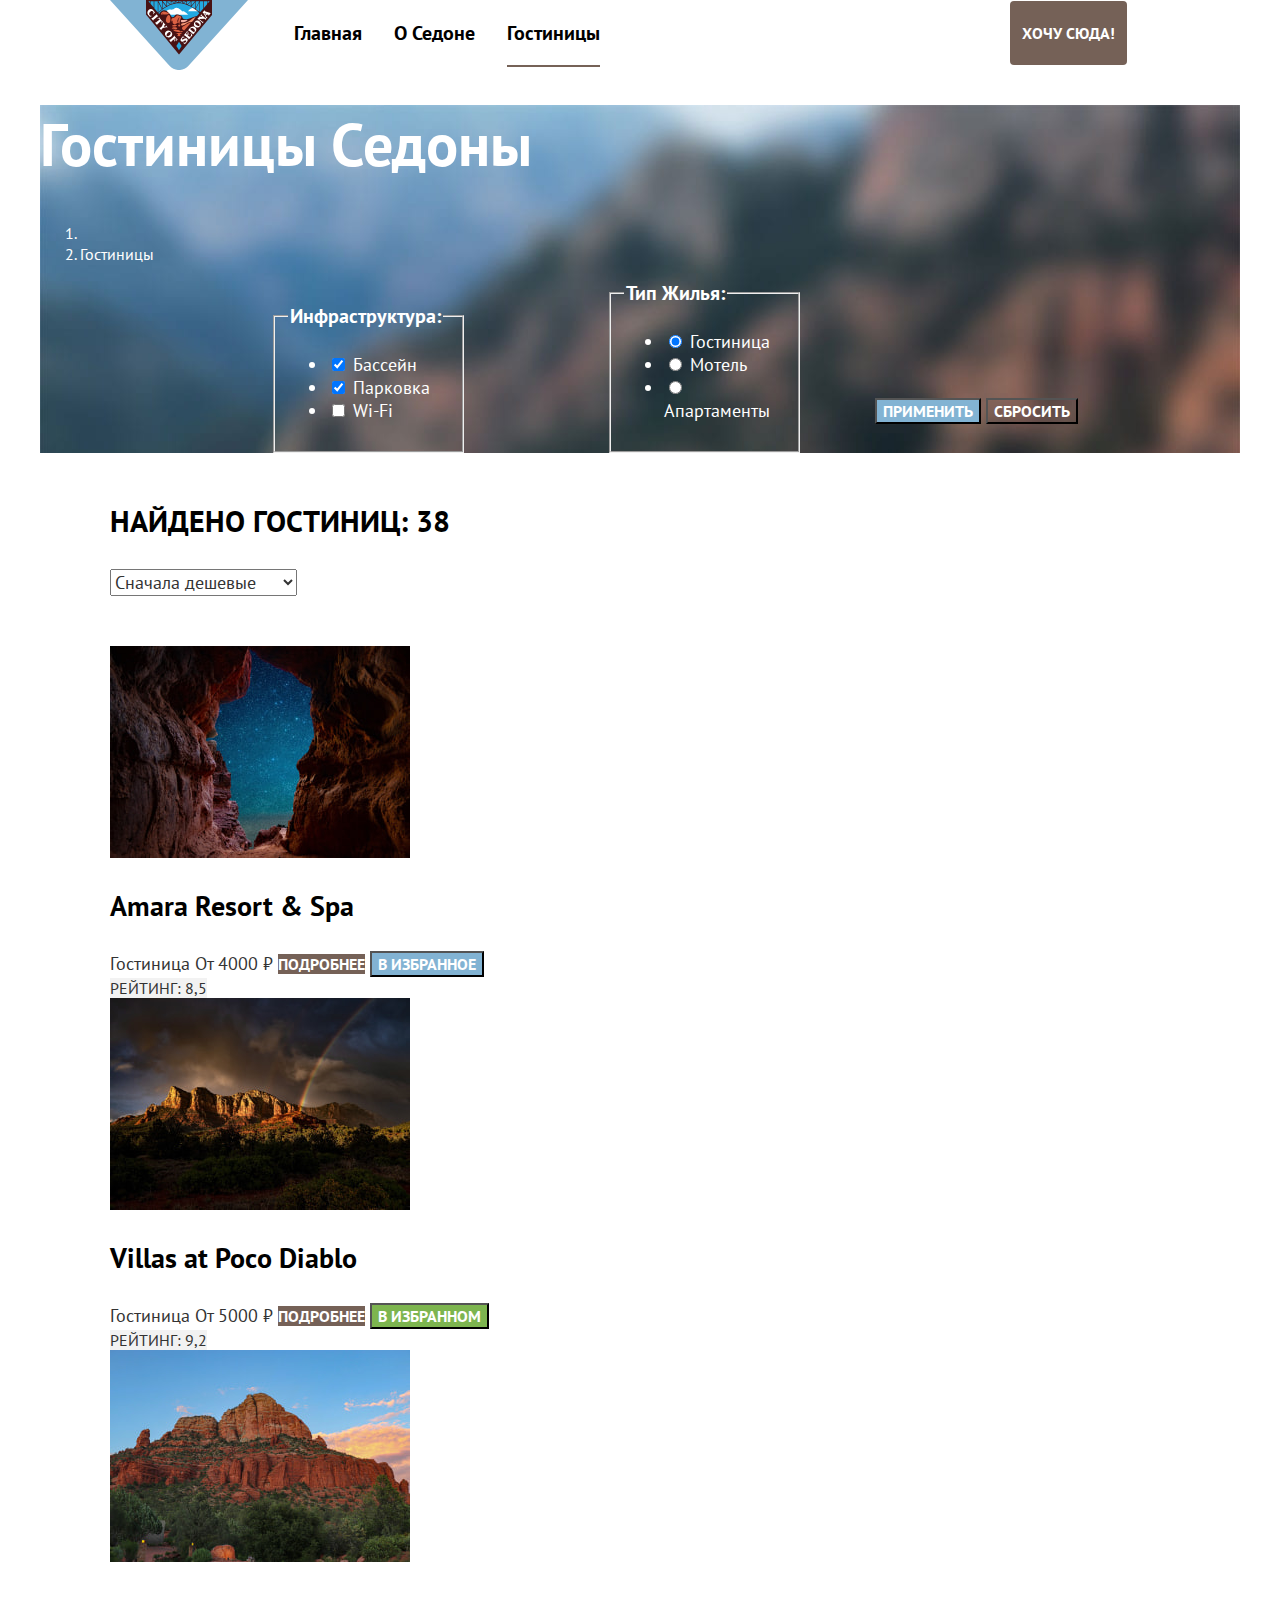
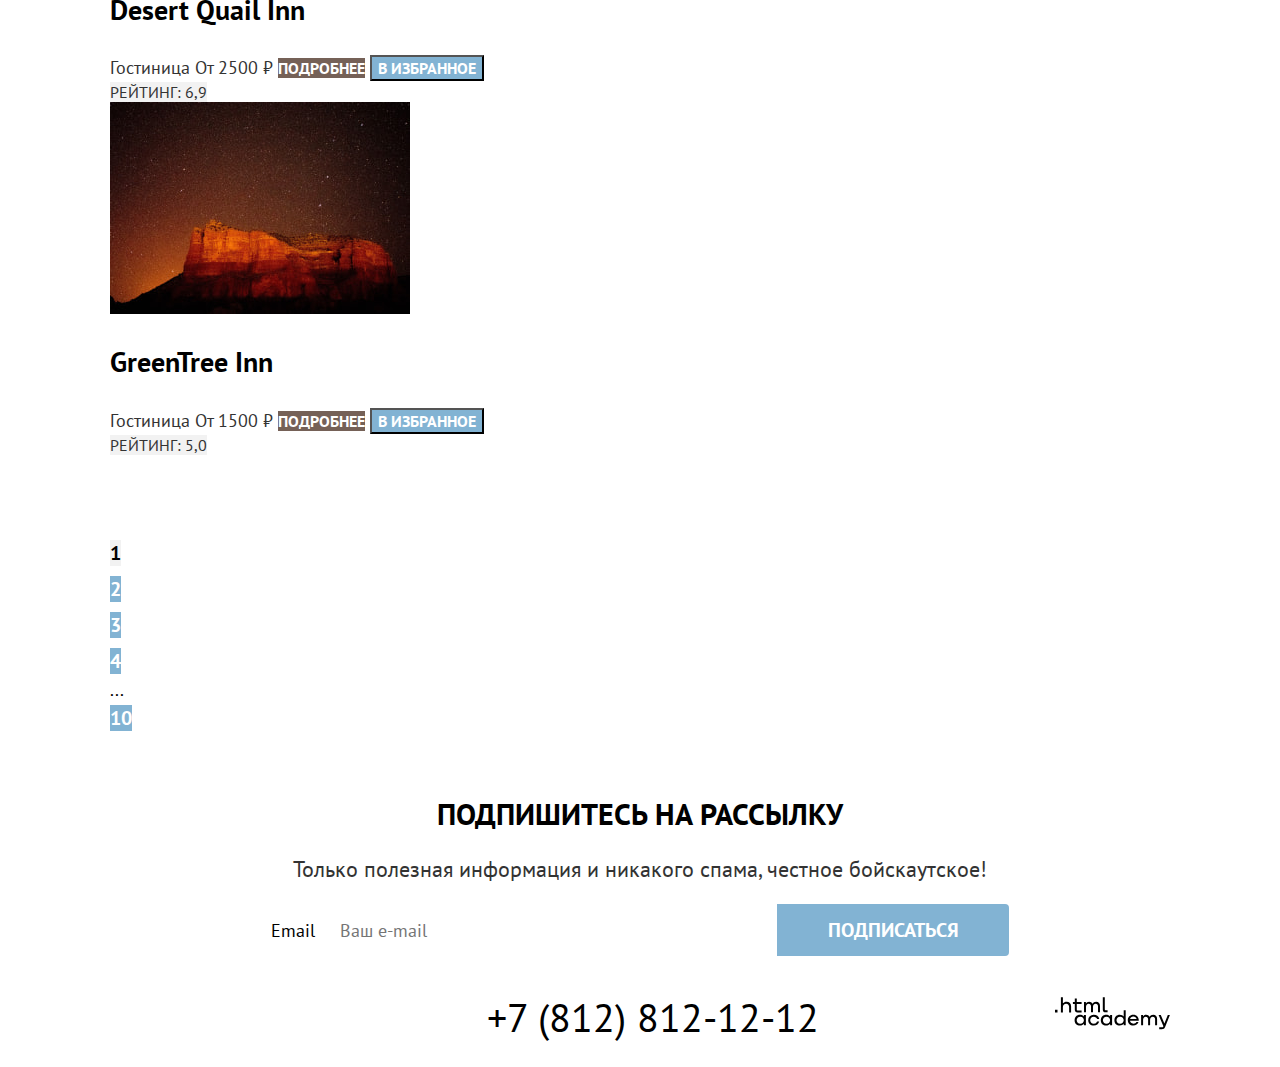
<file: 8/catalog.html>
<!DOCTYPE html>
<html lang="ru">
<head>
  <meta charset="utf-8">
  <title>HTML Academy: Седона</title>
  <link rel="stylesheet" href="styles/styles.css">
  <base href="https://htmlacademy-htmlcss.github.io/1918335-sedona-35/8/">
</head>
<body>
<header class="main-header">
  <nav class="navigation">
    <a class="main-header-logo" href="index.html">
      <img class="logo" src="images/icons/logo.svg" width="140" height="70" alt="Логотип сайта городка Седона.">
    </a>
    <ul class="navigation-list">
      <li class="navigation-item">
        <a class="navigation-link" href="index.html">Главная</a>
      </li>
      <li class="navigation-item">
        <a class="navigation-link" href="#">О Седоне</a>
      </li>
      <li class="navigation-item">
        <a class="navigation-link navigation-link-current" href="catalog.html">Гостиницы</a>
      </li>
    </ul>
    <ul class="navigation-list navigation-user">
      <li class="navigation-item">
        <a class="navigation-link" href="#">
            <span class="visually-hidden">
                Поиск
              </span>
        </a>
      </li>
      <li class="navigation-item">
        <a class="navigation-link" href="#">
            <span class="visually-hidden">
                Избранное
              </span>
        </a>
      </li>
      <li class="navigation-item">
        <a class="navigation-link navigation-link-user" href="#">Хочу сюда!</a>
      </li>
    </ul>
  </nav>
</header>
<main class="main-container main-inner">
  <header class="inner-header">
    <h1 class="inner-header-title">Гостиницы Седоны</h1>
    <ol class="breadcrumbs">
      <li class="breadcrumbs-item">
        <a class="breadcrumbs-link" href="index.html">
          <span class="visually-hidden">Главная</span>
        </a>
      </li>
      <li class="breadcrumbs-item">
        <a class="breadcrumbs-link">Гостиницы</a>
      </li>
    </ol>
    <div class="catalog-filter">
    <form class="catalog-filter-form" action="https://echo.htmlacademy.ru/" method="get">
      <fieldset class="catalog-filter-group">
        <legend class="catalog-filter-title">Инфраструктура:</legend>
        <ul class="catalog-filter-list">
          <li class="catalog-filter-item">
            <label class="control">
              <input class="control-input" type="checkbox" name="swimming-pool" checked>
              Бассейн
            </label>
          </li>
          <li class="catalog-filter-item">
            <label class="control">
              <input class="control-input" type="checkbox" name="parking" checked>
              Парковка
            </label>
          </li>
          <li class="catalog-filter-item">
            <label class="control">
              <input class="control-input" type="checkbox" name="wi-fi">
              Wi-Fi
            </label>
          </li>
        </ul>
      </fieldset>
      <fieldset class="catalog-filter-group">
        <legend class="catalog-filter-title">Тип жилья:</legend>
        <ul class="catalog-filter-list">
          <li class="catalog-filter-item">
            <label class="control">
              <input class="control-input" type="radio" name="housing-type" value="hotel" checked>
              Гостиница
            </label>
          </li>
          <li class="catalog-filter-item">
            <label class="control">
              <input class="control-input" type="radio" name="housing-type" value="motel">
              Мотель
            </label>
          </li>
          <li class="catalog-filter-item">
            <label class="control">
              <input class="control-input" type="radio" name="housing-type" value="apartments">
              Апартаменты
            </label>
          </li>
        </ul>
      </fieldset>
      <button class="button button-filter" type="submit">Применить</button>
      <button class="button button-reset" type="reset">Сбросить</button>
    </form>
    </div>
  </header>
  <section class="catalog-products">
    <h2 class="visually-hidden">Список гостиниц с сортировкой</h2>
    <div class="catalog-sorting">
      <p class="catalog-sorting-result">Найдено гостиниц: <span class="catalog-sorting-result-count">38</span></p>
      <select class="select-control" aria-label="Сортировка">
        <option value="cheap">Сначала дешевые</option>
        <option value="expensive">Сначала дорогое</option>
        <option value="popular">Сначала популярное</option>
      </select>
      <a class="catalog-button catalog-button-pressing" href="#">
        <span class="visually-hidden">Показать карточки</span>
      </a>
      <a class="catalog-button" href="#">
        <span class="visually-hidden">Показать карточку</span>
      </a>
      <a class="catalog-button" href="#">
        <span class="visually-hidden">Показать список</span>
      </a>
    </div>
      <ul class="product-list">
      <li class="product-card">
        <a class="product-card-link" href="#">
          <img class="product-card-image" src="images/hotel/amara-resort-and-spa.jpg" width="300" height="212" alt="Вид Amara Resort & Spa.">
          <h3 class="product-card-title">Amara Resort & Spa</h3>
        </a>
        <span class="housing-type">Гостиница</span>
        <span class="product-card-price">От 4000 ₽</span>
        <a class="product-card-button product-card-button-detailed" href="#">подробнее</a>
        <button class="product-card-button product-card-button-favorites" type="button">в избранное</button>
        <div class="product-card-star">
          <span class="visually-hidden">Четыре звезды</span>
        </div>
        <span class="product-card-rating">Рейтинг: 8,5</span>
      </li>
      <li class="product-card">
        <a class="product-card-link" href="#">
          <img class="product-card-image" src="images/hotel/villas-at-poco-diablo.jpg" width="300" height="212" alt="Вид Villas at Poco Diablo.">
          <h3 class="product-card-title">Villas at Poco Diablo</h3>
        </a>
        <span class="housing-type">Гостиница</span>
        <span class="product-card-price">От 5000 ₽</span>
        <a class="product-card-button product-card-button-detailed" href="#">подробнее</a>
        <button class="product-card-button product-card-button-favorites-pick" type="button">в избранном</button>
        <div class="product-card-star">
          <span class="visually-hidden">Четыре звезды</span>
        </div>
        <span class="product-card-rating">Рейтинг: 9,2</span>
      </li>
      <li class="product-card">
        <a class="product-card-link" href="#">
          <img class="product-card-image" src="images/hotel/desert-quail-inn.jpg" width="300" height="212" alt="Вид Desert Quail Inn.">
          <h3 class="product-card-title">Desert Quail Inn</h3>
        </a>
        <span class="housing-type">Гостиница</span>
        <span class="product-card-price">От 2500 ₽</span>
        <a class="product-card-button product-card-button-detailed" href="#">подробнее</a>
        <button class="product-card-button product-card-button-favorites" type="button">в избранное</button>
        <div class="product-card-star">
          <span class="visually-hidden">Три звезды</span>
        </div>
        <span class="product-card-rating">Рейтинг: 6,9</span>
      </li>
      <li class="product-card">
        <a class="product-card-link" href="#">
          <img class="product-card-image" src="images/hotel/greentree-Inn.jpg" width="300" height="212" alt="Вид GreenTree Inn.">
          <h3 class="product-card-title">GreenTree Inn</h3>
        </a>
        <span class="housing-type">Гостиница</span>
        <span class="product-card-price">От 1500 ₽</span>
        <a class="product-card-button product-card-button-detailed" href="#">подробнее</a>
        <button class="product-card-button product-card-button-favorites" type="button">в избранное</button>
        <div class="product-card-star">
          <span class="visually-hidden">Две звезды</span>
        </div>
        <span class="product-card-rating">Рейтинг: 5,0</span>
      </li>
      </ul>
    <ul class="pagination">
      <li class="pagination-item">
        <a class="pagination-link pagination-current">1</a>
      </li>
      <li class="pagination-item">
        <a class="pagination-link" href="#">2</a>
      </li>
      <li class="pagination-item">
        <a class="pagination-link" href="#">3</a>
      </li>
      <li class="pagination-item">
        <a class="pagination-link" href="#">4</a>
      </li>
      <li class="pagination-item">
        <span class="pagination-text">...</span>
      </li>
      <li class="pagination-item">
        <a class="pagination-link" href="#">10</a>
      </li>
    </ul>
  </section>
  <section class="catalog-newsletter">
    <h2 class="catalog-newsletter-title">Подпишитесь на рассылку</h2>
    <p class="catalog-newsletter-text">Только полезная информация и никакого спама, честное бойскаутское!</p>
    <form class="catalog-newsletter-form" action="https://echo.htmlacademy.ru/" method="post">
      <label for="newsletter-email">Email</label>
      <input class="field" placeholder="Ваш e-mail" type="email" name="newsletter-email" id="newsletter-email" required>
      <button class="button newsletter-button" type="submit">Подписаться</button>
    </form>
  </section>
</main>
<footer class="page-footer">
  <section class="footer-social">
    <h2 class="visually-hidden">Социальные сети</h2>
    <ul class="footer-social-list">
      <li class="footer-social-item">
        <a class="button-social" href="https://vk.com/htmlacademy">
          <span class="visually-hidden">ВКонтакте</span>
        </a>
      </li>
      <li class="footer-social-item">
        <a class="button-social" href="https://t.me/htmlacademy">
          <span class="visually-hidden">Telegram</span>
        </a>
      </li>
      <li class="footer-social-item">
        <a class="button-social" href="https://www.youtube.com/user/htmlacademyru">
          <span class="visually-hidden">Youtube</span>
        </a>
      </li>
    </ul>
  </section>
  <section class="footer-contacts">
    <h2 class="visually-hidden">Телефон</h2>
    <a class="footer-phone" href="tel:+78128121212">+7 (812) 812-12-12</a>
  </section>
  <section class="htmlacademy">
    <h2 class="visually-hidden">html academy</h2>
    <a class="htmlacademy-link" href="https://htmlacademy.ru/">
      <img class="htmlacademy-logo" src="images/icons/html-academy.svg" width="115" height="33" alt="Логотип html academy.">
    </a>
  </section>
</footer>
</body>
</html>
</file>
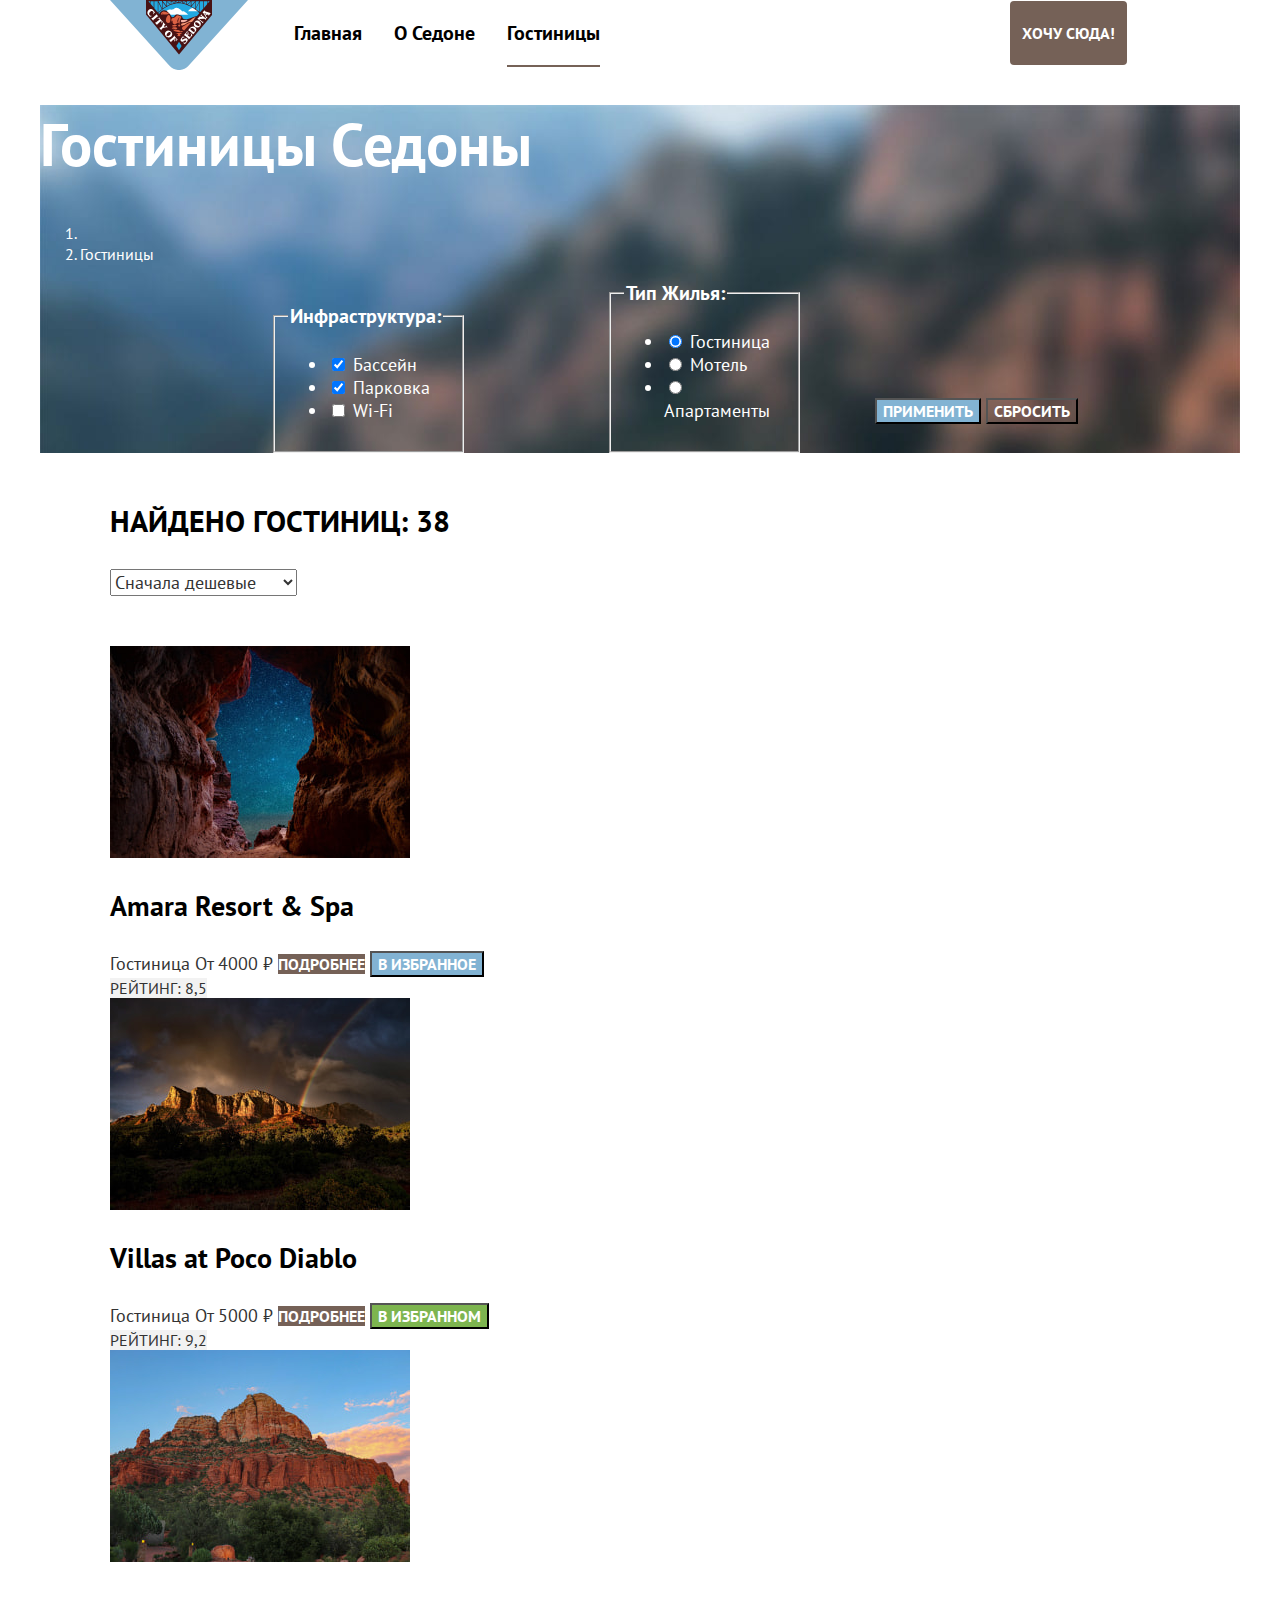
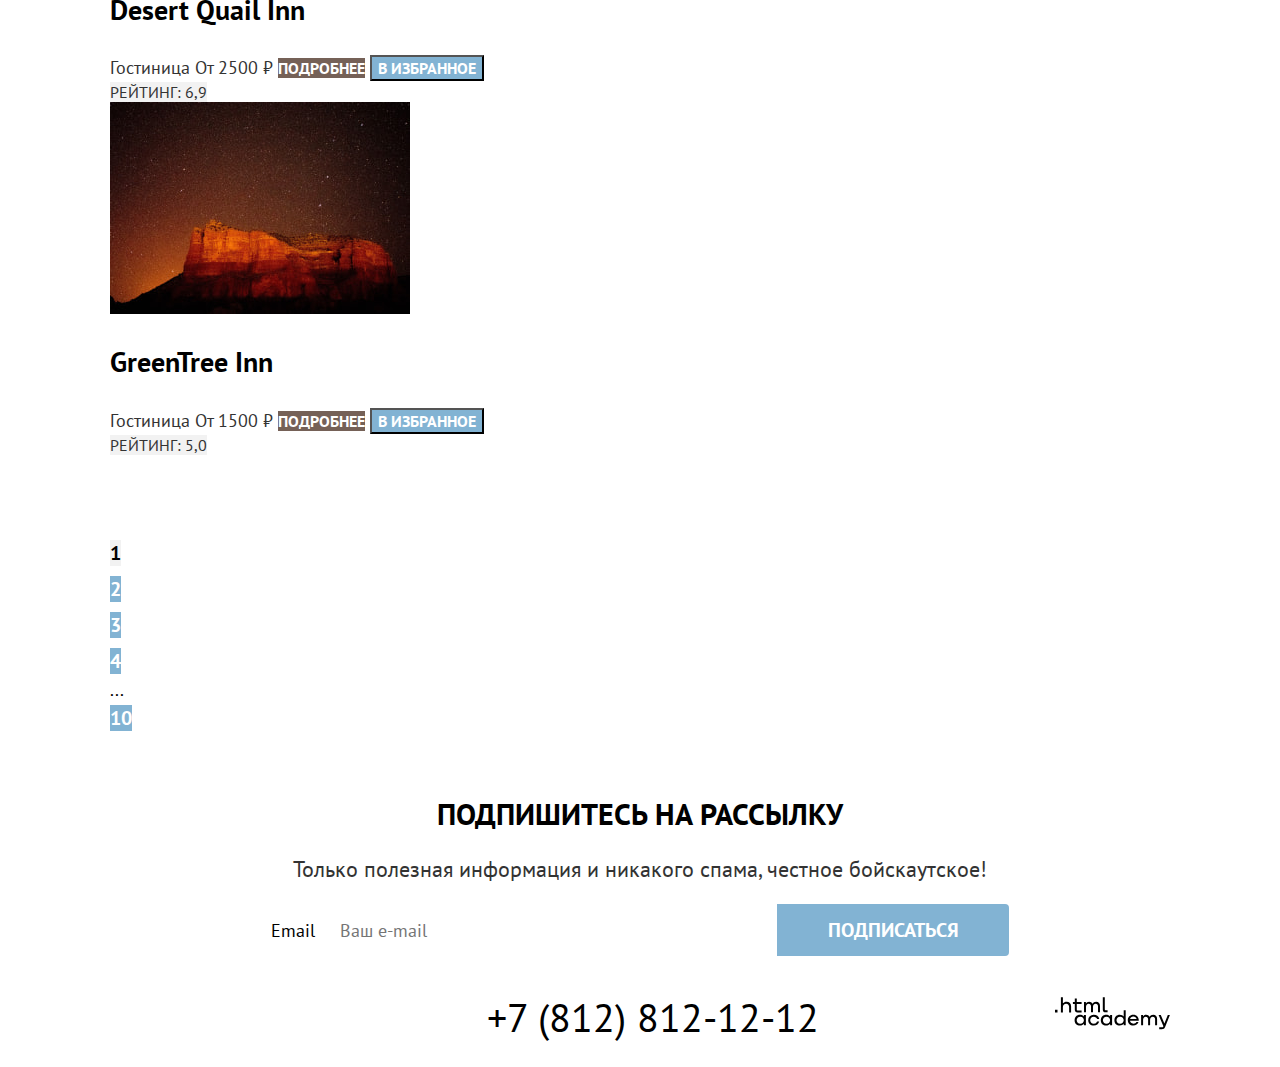
<file: 9/catalog.html>
<!DOCTYPE html>
<html lang="ru">
<head>
  <meta charset="utf-8">
  <title>HTML Academy: Седона</title>
  <link rel="stylesheet" href="styles/styles.css">
  <base href="https://htmlacademy-htmlcss.github.io/1918335-sedona-35/9/">
</head>
<body>
<header class="main-header">
  <nav class="navigation">
    <a class="main-header-logo" href="index.html">
      <img class="logo" src="images/icons/logo.svg" width="140" height="70" alt="Логотип сайта городка Седона.">
    </a>
    <ul class="navigation-list">
      <li class="navigation-item">
        <a class="navigation-link" href="index.html">Главная</a>
      </li>
      <li class="navigation-item">
        <a class="navigation-link" href="#">О Седоне</a>
      </li>
      <li class="navigation-item">
        <a class="navigation-link navigation-link-current" href="catalog.html">Гостиницы</a>
      </li>
    </ul>
    <ul class="navigation-list navigation-user">
      <li class="navigation-item">
        <a class="navigation-link" href="#">
            <span class="visually-hidden">
                Поиск
              </span>
        </a>
      </li>
      <li class="navigation-item">
        <a class="navigation-link" href="#">
            <span class="visually-hidden">
                Избранное
              </span>
        </a>
      </li>
      <li class="navigation-item">
        <a class="navigation-link navigation-link-user" href="#">Хочу сюда!</a>
      </li>
    </ul>
  </nav>
</header>
<main class="main-container main-inner">
  <header class="inner-header">
    <h1 class="inner-header-title">Гостиницы Седоны</h1>
    <ol class="breadcrumbs">
      <li class="breadcrumbs-item">
        <a class="breadcrumbs-link" href="index.html">
          <span class="visually-hidden">Главная</span>
        </a>
      </li>
      <li class="breadcrumbs-item">
        <a class="breadcrumbs-link">Гостиницы</a>
      </li>
    </ol>
    <div class="catalog-filter">
    <form class="catalog-filter-form" action="https://echo.htmlacademy.ru/" method="get">
      <fieldset class="catalog-filter-group">
        <legend class="catalog-filter-title">Инфраструктура:</legend>
        <ul class="catalog-filter-list">
          <li class="catalog-filter-item">
            <label class="control">
              <input class="control-input" type="checkbox" name="swimming-pool" checked>
              Бассейн
            </label>
          </li>
          <li class="catalog-filter-item">
            <label class="control">
              <input class="control-input" type="checkbox" name="parking" checked>
              Парковка
            </label>
          </li>
          <li class="catalog-filter-item">
            <label class="control">
              <input class="control-input" type="checkbox" name="wi-fi">
              Wi-Fi
            </label>
          </li>
        </ul>
      </fieldset>
      <fieldset class="catalog-filter-group">
        <legend class="catalog-filter-title">Тип жилья:</legend>
        <ul class="catalog-filter-list">
          <li class="catalog-filter-item">
            <label class="control">
              <input class="control-input" type="radio" name="housing-type" value="hotel" checked>
              Гостиница
            </label>
          </li>
          <li class="catalog-filter-item">
            <label class="control">
              <input class="control-input" type="radio" name="housing-type" value="motel">
              Мотель
            </label>
          </li>
          <li class="catalog-filter-item">
            <label class="control">
              <input class="control-input" type="radio" name="housing-type" value="apartments">
              Апартаменты
            </label>
          </li>
        </ul>
      </fieldset>
      <button class="button button-filter" type="submit">Применить</button>
      <button class="button button-reset" type="reset">Сбросить</button>
    </form>
    </div>
  </header>
  <section class="catalog-products">
    <h2 class="visually-hidden">Список гостиниц с сортировкой</h2>
    <div class="catalog-sorting">
      <p class="catalog-sorting-result">Найдено гостиниц: <span class="catalog-sorting-result-count">38</span></p>
      <select class="select-control" aria-label="Сортировка">
        <option value="cheap">Сначала дешевые</option>
        <option value="expensive">Сначала дорогое</option>
        <option value="popular">Сначала популярное</option>
      </select>
      <a class="catalog-button catalog-button-pressing" href="#">
        <span class="visually-hidden">Показать карточки</span>
      </a>
      <a class="catalog-button" href="#">
        <span class="visually-hidden">Показать карточку</span>
      </a>
      <a class="catalog-button" href="#">
        <span class="visually-hidden">Показать список</span>
      </a>
    </div>
      <ul class="product-list">
      <li class="product-card">
        <a class="product-card-link" href="#">
          <img class="product-card-image" src="images/hotel/amara-resort-and-spa.jpg" width="300" height="212" alt="Вид Amara Resort & Spa.">
          <h3 class="product-card-title">Amara Resort & Spa</h3>
        </a>
        <span class="housing-type">Гостиница</span>
        <span class="product-card-price">От 4000 ₽</span>
        <a class="product-card-button product-card-button-detailed" href="#">подробнее</a>
        <button class="product-card-button product-card-button-favorites" type="button">в избранное</button>
        <div class="product-card-star">
          <span class="visually-hidden">Четыре звезды</span>
        </div>
        <span class="product-card-rating">Рейтинг: 8,5</span>
      </li>
      <li class="product-card">
        <a class="product-card-link" href="#">
          <img class="product-card-image" src="images/hotel/villas-at-poco-diablo.jpg" width="300" height="212" alt="Вид Villas at Poco Diablo.">
          <h3 class="product-card-title">Villas at Poco Diablo</h3>
        </a>
        <span class="housing-type">Гостиница</span>
        <span class="product-card-price">От 5000 ₽</span>
        <a class="product-card-button product-card-button-detailed" href="#">подробнее</a>
        <button class="product-card-button product-card-button-favorites-pick" type="button">в избранном</button>
        <div class="product-card-star">
          <span class="visually-hidden">Четыре звезды</span>
        </div>
        <span class="product-card-rating">Рейтинг: 9,2</span>
      </li>
      <li class="product-card">
        <a class="product-card-link" href="#">
          <img class="product-card-image" src="images/hotel/desert-quail-inn.jpg" width="300" height="212" alt="Вид Desert Quail Inn.">
          <h3 class="product-card-title">Desert Quail Inn</h3>
        </a>
        <span class="housing-type">Гостиница</span>
        <span class="product-card-price">От 2500 ₽</span>
        <a class="product-card-button product-card-button-detailed" href="#">подробнее</a>
        <button class="product-card-button product-card-button-favorites" type="button">в избранное</button>
        <div class="product-card-star">
          <span class="visually-hidden">Три звезды</span>
        </div>
        <span class="product-card-rating">Рейтинг: 6,9</span>
      </li>
      <li class="product-card">
        <a class="product-card-link" href="#">
          <img class="product-card-image" src="images/hotel/greentree-Inn.jpg" width="300" height="212" alt="Вид GreenTree Inn.">
          <h3 class="product-card-title">GreenTree Inn</h3>
        </a>
        <span class="housing-type">Гостиница</span>
        <span class="product-card-price">От 1500 ₽</span>
        <a class="product-card-button product-card-button-detailed" href="#">подробнее</a>
        <button class="product-card-button product-card-button-favorites" type="button">в избранное</button>
        <div class="product-card-star">
          <span class="visually-hidden">Две звезды</span>
        </div>
        <span class="product-card-rating">Рейтинг: 5,0</span>
      </li>
      </ul>
    <ul class="pagination">
      <li class="pagination-item">
        <a class="pagination-link pagination-current">1</a>
      </li>
      <li class="pagination-item">
        <a class="pagination-link" href="#">2</a>
      </li>
      <li class="pagination-item">
        <a class="pagination-link" href="#">3</a>
      </li>
      <li class="pagination-item">
        <a class="pagination-link" href="#">4</a>
      </li>
      <li class="pagination-item">
        <span class="pagination-text">...</span>
      </li>
      <li class="pagination-item">
        <a class="pagination-link" href="#">10</a>
      </li>
    </ul>
  </section>
  <section class="catalog-newsletter">
    <h2 class="catalog-newsletter-title">Подпишитесь на рассылку</h2>
    <p class="catalog-newsletter-text">Только полезная информация и никакого спама, честное бойскаутское!</p>
    <form class="catalog-newsletter-form" action="https://echo.htmlacademy.ru/" method="post">
      <label for="newsletter-email">Email</label>
      <input class="field" placeholder="Ваш e-mail" type="email" name="newsletter-email" id="newsletter-email" required>
      <button class="button newsletter-button" type="submit">Подписаться</button>
    </form>
  </section>
</main>
<footer class="page-footer">
  <section class="footer-social">
    <h2 class="visually-hidden">Социальные сети</h2>
    <ul class="footer-social-list">
      <li class="footer-social-item">
        <a class="button-social" href="https://vk.com/htmlacademy">
          <span class="visually-hidden">ВКонтакте</span>
        </a>
      </li>
      <li class="footer-social-item">
        <a class="button-social" href="https://t.me/htmlacademy">
          <span class="visually-hidden">Telegram</span>
        </a>
      </li>
      <li class="footer-social-item">
        <a class="button-social" href="https://www.youtube.com/user/htmlacademyru">
          <span class="visually-hidden">Youtube</span>
        </a>
      </li>
    </ul>
  </section>
  <section class="footer-contacts">
    <h2 class="visually-hidden">Телефон</h2>
    <a class="footer-phone" href="tel:+78128121212">+7 (812) 812-12-12</a>
  </section>
  <section class="htmlacademy">
    <h2 class="visually-hidden">html academy</h2>
    <a class="htmlacademy-link" href="https://htmlacademy.ru/">
      <img class="htmlacademy-logo" src="images/icons/html-academy.svg" width="115" height="33" alt="Логотип html academy.">
    </a>
  </section>
</footer>
</body>
</html>
</file>
<file: styles/styles.css>
@font-face {
  font-family: "PT Sans";
  font-style: normal;
  font-weight: 400;
  src: url("../fonts/ptsans-400.woff2") format("woff2");
  font-display: swap;
}

@font-face {
  font-family: "PT Sans";
  font-style: normal;
  font-weight: 700;
  src: url("../fonts/ptsans-700.woff2") format("woff2");
  font-display: swap;
}

html {
  height: 100%;
}

body {
  font-family: "PT Sans", sans-serif;
  font-weight: 400;
  font-size: 18px;
  line-height: 21px;
  color: #000000;
  background-color: #ffffff;
  height: 100%;
  margin: 0;
}

.page-container {
  display: flex;
  flex-direction: column;
  width: 1200px;
  min-height: 100%;
  margin: 0 auto;
  box-shadow: 0 0 15px rgba(0, 0, 0, 0.2);
}

.visually-hidden {
  position: absolute;
  width: 1px;
  height: 1px;
  margin: -1px;
  padding: 0;
  border: 0;
  clip: rect(0 0 0 0);
  overflow: hidden;
}

.navigation {
  display: flex;
  width: 1200px;
  margin: 0 auto;
  justify-content: space-between;
}

.main-container {
  flex-grow: 1;
  width: 1200px;
  margin: 0 auto;
}

.logo {
  width: 138px;
  margin-left: 70px;
  margin-right: 30px;
  margin-bottom: -9px;
}

.main-header-logo {
  z-index: 1;
}

.navigation-list {
  display: flex;
  flex-wrap: wrap;
  list-style-type: none;
  padding: 0;
  margin: 0;
  min-width: 339px;
  align-items: center;
}

.navigation-user {
  min-width: 268px;
  margin-right: 70px;
  margin-left: 285px;
}

.navigation-link {
  position: relative;
  display: block;
  padding: 20px 16px;
  font-size: 20px;
  line-height: 24px;
  font-weight: 700;
  text-align: center;
  color: inherit;
  text-decoration: none;
}

.navigation-link-current::before {
  position: absolute;
  right: 16px;
  bottom: -2px;
  left: 16px;
  height: 2px;
  background-color: #756257;
  z-index: 4;
  content: "";
}

.navigation-user .navigation-link {
  min-width: 20px;
  min-height: 20px;
  padding: 22px 12px;
  background-repeat: no-repeat;
  background-position: center;
  background-size: 20px 20px;
}

.navigation-link-icons {
  display: block;
  fill: #000000;
}

.navigation-link-favorite-amount {
  display: flex;
  justify-content: center;
  position: absolute;
  top: 0;
  right: 0;
  font-size: 10px;
  line-height: 10px;
  color: #ffffff;
  background-color: #7db54f;
  min-width: 20px;
  min-height: 20px;
  align-items: center;
  border-radius: 10px;
  margin-top: 11px;
  margin-right: 4px;
}

.navigation-link-user {
  display: block;
  font-size: 16px;
  line-height: 20px;
  font-weight: 700;
  color: #ffffff;
  background-color: #756157;
  text-align: center;
  text-transform: uppercase;
  text-decoration: none;
  border-radius: 4px;
  padding: 8px 34px;
  margin-left: 20px;
}

.navigation-link:hover {
  color: #756157;
}

.navigation-link:focus {
  color: #756157;
  outline: none;
}

.navigation-link:active {
  opacity: 0.3;
}

.navigation-link:hover .navigation-link-icons {
  fill: #756157;
}

.navigation-link:focus .navigation-link-icons {
  fill: #756157;
}

.navigation-link:active .navigation-link-icons {
  fill: #756157;
  opacity: 0.3;
}

.navigation-link-user:hover {
  background-color: #615048;
}

.navigation-link-user:focus {
  background-color: #615048;
  outline: none;
}

.navigation-link-user:active {
  background-color: #756157;
  color: rgba(255, 255, 255, 0.3);
}

.welcome {
  position: relative;
  background-image: url("../images/background/welcome-background.jpg");
  background-color: #3f5e72;
  background-size: cover;
  background-repeat: no-repeat;
}

.welcome::before {
  position: absolute;
  left: 0;
  bottom: 0;
  right: 0;
  height: 57px;
  background-image: url("../images/icons/divider-welcome.svg");
  background-repeat: no-repeat;
  content: "";
}

.welcome-image {
  display: block;
  margin: 0 auto;
  padding-top: 51px;
  padding-bottom: 82px;
}

.advantages {
  text-align: center;
}

.advantages-preface {
  padding-top: 69px;
  padding-bottom: 90px;
}

.advantages-title {
  font-weight: 700;
  font-size: 30px;
  line-height: 36px;
  text-transform: uppercase;
  margin: 0;
  margin-bottom: 25px;
}

.advantages-text {
  font-size: 22px;
  line-height: 26px;
  text-align: center;
  color: #333333;
  margin: 0;
}

.advantages-list {
  display: flex;
  list-style-type: none;
  padding: 0;
  margin: 0;
  flex-wrap: wrap;
  background-color: rgba(131, 179, 211, 0.12);
}

.advantages-item {
  width: 400px;
  display: flex;
  flex-direction: column;
  align-items: center;
  padding-top: 103px;
  padding-bottom: 121px;
}

.advantages-item-title {
  position: relative;
  width: 175px;
  font-weight: 700;
  font-size: 24px;
  line-height: 28px;
  text-transform: uppercase;
  margin-top: 0;
  margin-bottom: 62px;
}

.advantages-item-line::before {
  position: absolute;
  bottom: -32px;
  left: 57px;
  width: 60px;
  height: 2px;
  background-color: #000000;
  opacity: 0.3;
  content: "";
}

.advantages-item-line-accent::before {
  position: absolute;
  bottom: -32px;
  left: 57px;
  width: 60px;
  height: 2px;
  background-color: #ffffff;
  opacity: 0.3;
  content: "";
}

.advantages-item-description {
  color: #333333;
  max-width: 230px;
  margin: 0;
}

.advantages-item-home + .advantages-item-description {
  margin-right: 115px;
  margin-left: 115px;
}

.advantages-item-accent-text {
  width: max-content;
  display: flex;
  flex-direction: row;
  justify-content: space-between;
  color: #ffffff;
  background-color: #82b3d3;
  margin: 0;
  padding: 0;
}

.advantages-item-accent-text .advantages-item {
  padding-top: 92px;
  padding-bottom: 111px;
}

.advantages-item-icons {
  padding-top: 182px;
  padding-bottom: 81px;
}

.advantages-item-icons .advantages-item-title {
  width: 230px;
  margin-top: 0;
  margin-bottom: 30px;
}

.advantages-item-accent-text .advantages-item-description {
  color: #ffffff;
}

.advantages-item-second-background {
  background-color: rgba(131, 179, 211, 0.2);
}

.advantages-item-third-background {
  background-color: #ffffff;
}

.advantages-image {
  display: block;
}

.advantages-item-image-bridge {
  order: -1;
}

.advantages-item-home::before {
  position: absolute;
  top: -105px;
  left: auto;
  width: 75px;
  height: 72px;
  background-image: url("../images/icons/house.svg");
  content: "";
}

.advantages-item-burger::before {
  position: absolute;
  top: -105px;
  left: 78px;
  width: 74px;
  height: 70px;
  background-image: url("../images/icons/food.svg");
  content: "";
}

.advantages-item-present::before {
  position: absolute;
  top: -105px;
  left: 83px;
  width: 64px;
  height: 76px;
  background-image: url("../images/icons/souvenirs.svg");
  content: "";
}

.selection {
  text-align: center;
  padding: 96px 0;
}

.selection-title {
  font-weight: 700;
  font-size: 30px;
  line-height: 36px;
  text-transform: uppercase;
  margin-top: 0;
  margin-bottom: 20px;
}

.selection-text {
  font-size: 22px;
  line-height: 26px;
  color: #333333;
  margin-top: 0;
  margin-bottom: 54px;
}

.button {
  font-family: "PT Sans", sans-serif;
  font-weight: 700;
  font-size: 20px;
  line-height: 36px;
  text-align: center;
  text-transform: uppercase;
  color: #ffffff;
  cursor: pointer;
}

.button-selection {
  background-color: #756157;
  padding: 8px 50px;
  border-radius: 4px;
  border: none;
}

.button-selection:hover {
  background-color: #615048;
}

.button-selection:focus {
  background-color: #615048;
  outline: none;
}

.button-selection:active {
  background-color: #756157;
  color: rgba(255, 255, 255, 0.3);
}

.button-selection:disabled {
  background-color: #e5e5e5;
}

.newsletter {
  color: #ffffff;
  background-image: url("../images/background/newsletter-background.jpg");
  background-size: cover;
  background-repeat: no-repeat;
  background-color: #3f5e72;
  text-align: center;
  padding: 96px 258px 104px;
}

.newsletter-title {
  font-weight: 700;
  font-size: 30px;
  line-height: 36px;
  text-transform: uppercase;
  margin-top: 0;
  margin-bottom: 20px;
}

.newsletter-text {
  max-width: 475px;
  font-size: 22px;
  line-height: 26px;
  margin: 0 104px;
  margin-bottom: 54px;
}

.newsletter-form {
  display: flex;
}

.field {
  font-family: "PT Sans", sans-serif;
  font-size: 18px;
  line-height: 24px;
  width: 412px;
  padding: 14px 20px;
  border-radius: 4px 0 0 4px;
  border: none;
}

.newsletter-button {
  width: 232px;
  min-height: 52px;
  padding: 8px 50px;
  background-color: #82b3d3;
  border: none;
  border-radius: 0 4px 4px 0;
}

.newsletter-button:hover {
  background-color: #68a2ca;
}

.newsletter-button:focus {
  background-color: #68a2ca;
  outline: none;
}

.newsletter-button:active {
  background-color: #82b3d3;
  color: rgba(255, 255, 255, 0.3);
}

.newsletter-button:disabled {
  background-color: #e5e5e5;
}

.page-footer {
  display: flex;
  justify-content: space-between;
  width: 1060px;
  margin: 0 auto;
  padding: 40px 70px 30px;
}

.footer-social {
  max-width: 150px;
}

.footer-social-list {
  display: flex;
  flex-wrap: wrap;
  align-items: center;
  list-style-type: none;
  padding: 0;
  margin: 0;
}

.button-social {
  display: block;
  position: relative;
  min-width: 47px;
  min-height: 40px;
}

.footer-social-icons {
  position: absolute;
  top: 0;
  left: 0;
  bottom: 0;
  right: 0;
  margin: auto;
  fill: #83b3d3;
}

.button-social:hover .footer-social-icons {
  fill: #68a2ca;
}

.button-social:focus .footer-social-icons {
  fill: #68a2ca;
}

.button-social:focus {
  outline: none;
}

.button-social:active .footer-social-icons {
  fill: #82b3d3;
  opacity: 0.3;
}

.footer-contacts {
  width: max-content;
}

.footer-phone {
  font-size: 40px;
  line-height: 40px;
  text-align: center;
  text-decoration: none;
  color: inherit;
}

.footer-phone:hover {
  color: #756157;
}

.footer-phone:focus {
  color: #756157;
  outline: none;
}

.footer-phone:active {
  opacity: 0.3;
}

.htmlacademy {
  width: 115px;
}

.htmlacademy-logo {
  fill: #000000;
}

.htmlacademy-link:hover .htmlacademy-logo {
  fill: #756157;
}

.htmlacademy-link:focus .htmlacademy-logo {
  fill: #756157;
}

.htmlacademy-link:focus {
  outline: none;
}

.htmlacademy-link:active .htmlacademy-logo {
  opacity: 0.3;
}

.modal-container {
  position: fixed;
  display: flex;
  z-index: 5;
  top: 0;
  left: 0;
  width: 100%;
  height: 100%;
  background-color: rgba(242, 242, 242, 0.8);
}

.modal-container-close {
  display: none;
}

.modal {
  position: relative;
  margin: auto;
  padding: 64px 70px;
  background-color: #ffffff;
  box-shadow: 0 25px 50px rgba(0, 0, 0, 0.15);
  border-radius: 30px;
}

.modal-selection {
  width: 577px;
}

.modal-close-button {
  position: absolute;
  padding: 0;
  top: 0;
  right: 0;
  margin-top: 64px;
  margin-right: 52px;
  width: 52px;
  height: 52px;
  background-color: #f2f2f2;
  border: none;
  border-radius: 27px;
  background-image: url("../images/icons/close.svg");
  background-repeat: no-repeat;
  background-position: center;
  cursor: pointer;
}

.modal-close-button:hover {
  background-color: #e6e6e6;
}

.modal-close-button:focus {
  background-color: #e6e6e6;
  border: 3px solid #83b3d3;
}

.modal-close-button:focus:not(:focus-visible) {
  outline: none;
}

.modal-close-button:focus-visible {
  background-color: #e6e6e6;
  border: 3px solid #83b3d3;
  outline: none;
}

.modal-close-button:active {
  background-color: #e6e6e6;
  opacity: 0.3;
}

.modal-tittle {
  margin: 0;
  margin-bottom: 64px;
  font-family: "PT Sans", sans-serif;
  font-weight: 700;
  font-size: 30px;
  line-height: 36px;
  text-transform: uppercase;
}

.selection-form {
  display: flex;
  flex-direction: column;
  align-items: center;
}

.selection-form-square {
  display: grid;
  grid-template-areas:
  "caption data"
  ". help";
  grid-template-columns: auto 440px;
  width: 100%;
  margin-bottom: 23px;
  min-height: 48px;
  align-items: center;
  gap: 4px 0;
}

.selection-form-caption {
  grid-area: caption;
  font-family: "PT Sans", sans-serif;
  font-weight: 700;
  font-size: 20px;
  line-height: 24px;
  text-transform: capitalize;
  text-align: left;
}

.selection-form-data {
  display: flex;
  grid-area: data;
  position: relative;
}

.selection-data {
  padding: 12px 20px;
  flex-grow: 1;
  border: none;
  outline: none;
  font-family: "PT Sans", sans-serif;
  font-weight: 700;
  font-size: 18px;
  line-height: 24px;
  color: #000000;
  background: #f2f2f2;
  border-radius: 4px;
}

.selection-data:hover {
  background-color: #e6e6e6;
}

.selection-data:focus {
  background-color: #e6e6e6;
  outline: 3px solid #83b3d3;
}

.selection-data:active {
  background: #f2f2f2;
  outline: 2px solid #000000;
}

.selection-form-calendar {
  position: absolute;
  top: 10px;
  right: 6px;
  width: 20px;
  height: 20px;
  border: none;
  background-image: url("../images/icons/calendar.svg");
  background-repeat: no-repeat;
  background-position: center;
  padding: 14px 14px;
  opacity: 0.3;
  cursor: pointer;
}

.selection-form-calendar:hover {
  outline: 2px solid #000000;
  border-radius: 4px;
}

.selection-form-calendar:focus {
  outline: 2px solid #000000;
  border-radius: 4px;
}

.selection-form-calendar:active {
  outline: 3px solid #000000;
  border-radius: 4px;
}

.selection-form-help {
  grid-area: help;
  font-weight: 400;
  font-size: 16px;
  line-height: 21px;
  color: #333333;
  text-align: left;
  margin: 0 0 0 20px;
}

.selection-form-help-error {
  color: #ff5757;
}

.selection-form-amount {
  display: grid;
  grid-template-columns: 1fr 1fr;
  width: 100%;
  gap: 0 88px;
  margin-bottom: 48px;
  align-items: center;
  min-height: 48px;
}

.form-amount-adults {
  display: grid;
  grid-template-columns: auto 110px;
  align-items: center;
}

.form-caption-amount {
  font-family: "PT Sans", sans-serif;
  font-weight: 700;
  font-size: 20px;
  line-height: 24px;
  text-transform: capitalize;
  text-align: left;
}

.amount-total {
  width: 11px;
  height: 20px;
  padding: 14px 10px;
  border: none;
  font-family: "PT Sans", sans-serif;
  font-weight: 700;
  font-size: 18px;
  line-height: 20px;
  text-align: center;
  color: #000000;
  outline: none;
  background-color: #f2f2f2;
}

input[type="number"]::-webkit-outer-spin-button,
input[type="number"]::-webkit-inner-spin-button {
  -webkit-appearance: none;
  margin: 0;
}

input[type="number"] {
  -moz-appearance: textfield;
}

input[type="number"]:hover,
input[type="number"]:focus {
  -moz-appearance: number-input;
}

.form-amount-childs .form-caption-amount {
  margin-right: 10px;
}

.selection-amount-meter {
  display: grid;
  grid-template-columns: auto 31px auto;
}

.amount-meter {
  display: block;
  position: relative;
  width: 40px;
  height: 48px;
  border: none;
  margin: 0;
  padding: 0;
  cursor: pointer;
  background-color: #f2f2f2;
}

.amount-meter-icon {
  position: absolute;
  top: 0;
  right: 0;
  bottom: 0;
  left: 0;
  margin: auto;
  width: 14px;
  height: 14px;
  padding: 3px;
  fill: rgba(117, 97, 87, 0.3);
}

.amount-meter-minus {
  border-radius: 4px 0 0 4px;
}

.amount-meter-plus {
  border-radius: 0 4px 4px 0;
}

.form-amount-childs {
  display: grid;
  grid-template-columns: auto 110px;
  align-items: center;
}

.amount-meter:hover .amount-meter-icon {
  fill: #000000;
}

.amount-meter:focus .amount-meter-icon {
  fill: #000000;
  outline: 3px solid #82b3d3;
  border-radius: 4px;
}

.amount-meter:focus {
  outline: none;
}

.amount-meter:active .amount-meter-icon {
  fill: rgba(117, 97, 87, 0.3);
  outline: none;
}

.form-caption-amount-caption {
  display: flex;
  align-items: center;
}

.tooltip-toggle {
  border: none;
  width: 26px;
  height: 26px;
  border-radius: 50%;
  padding: 7px;
  margin: 0;
  display: block;
  background-color: #83b3d3;
}

.tooltip {
  position: relative;
}

.tooltip-icon {
  width: 100%;
  height: 100%;
  fill: #ffffff;
  display: block;
}

.tooltip-toggle:hover + .tooltip-text,
.tooltip-toggle:focus + .tooltip-text {
  display: block;
}

.tooltip-toggle:focus {
  outline: none;
}

.tooltip-text {
  display: none;
  position: absolute;
  z-index: 10;
  font-family: "PT Sans", sans-serif;
  font-weight: 400;
  font-size: 16px;
  line-height: 20px;
  background-color: #333333;
  color: #ffffff;
  text-transform: none;
  padding: 15px 18px 18px 22px;
  width: 216px;
  box-shadow: 0 15px 30px rgba(0, 0, 0, 0.3);
  border-radius: 10px;
  top: 41px;
  left: -112px;
}

.tooltip-text::before {
  position: absolute;
  left: 50%;
  width: 19px;
  height: 19px;
  margin-left: -13px;
  top: -7px;
  background-color: #333333;
  content: "";
  transform: rotate(45deg);
}

.modal-selection-button {
  font-family: "PT Sans", sans-serif;
  font-weight: 700;
  font-size: 20px;
  line-height: 24px;
  text-transform: uppercase;
  color: #ffffff;
  background-color: #83b3d3;
  width: 100%;
  border: none;
  border-radius: 10px;
  padding-top: 18px;
  padding-bottom: 18px;
  cursor: pointer;
}

.modal-selection-button:hover {
  background-color: #68a2ca;
}

.modal-selection-button:focus {
  background-color: #68a2ca;
  outline: none;
}

.modal-selection-button:active {
  background-color: #83b3d3;
  color: rgba(255, 255, 255, 0.3);
}

.modal-selection-button:disabled {
  background-color: #e5e5e5;
  color: #ffffff;
}
</file>
<file: 10/styles/styles.css>
@font-face {
  font-family: "PT Sans";
  font-style: normal;
  font-weight: 400;
  src: url("../fonts/ptsans-400.woff2") format("woff2");
  font-display: swap;
}

@font-face {
  font-family: "PT Sans";
  font-style: normal;
  font-weight: 700;
  src: url("../fonts/ptsans-700.woff2") format("woff2");
  font-display: swap;
}

html {
  height: 100%;
}

body {
  font-family: "PT Sans", sans-serif;
  font-weight: 400;
  font-size: 18px;
  line-height: 21px;
  color: #000000;
  background-color: #ffffff;
  display: flex;
  flex-direction: column;
  min-height: 100%;
  margin: 0;
}

.visually-hidden {
  position: absolute;
  width: 1px;
  height: 1px;
  margin: -1px;
  padding: 0;
  border: 0;
  clip: rect(0 0 0 0);
  overflow: hidden;
}

.navigation {
  display: flex;
  width: 1200px;
  margin: 0 auto;
  justify-content: space-between;
}

.main-container {
  flex-grow: 1;
  width: 1200px;
  margin: 0 auto;
}

.logo {
  width: 138px;
  margin-left: 70px;
  margin-right: 30px;
  margin-bottom: -9px;
}

.main-header-logo {
  z-index: 1;
}

.navigation-list {
  display: flex;
  flex-wrap: wrap;
  list-style-type: none;
  padding: 0;
  margin: 0;
  min-width: 339px;
  align-items: center;
}

.navigation-user {
  min-width: 268px;
  margin-right: 70px;
  margin-left: 285px;
}

.navigation-link {
  position: relative;
  display: block;
  padding: 20px 16px;
  font-size: 20px;
  line-height: 24px;
  font-weight: 700;
  text-align: center;
  color: inherit;
  text-decoration: none;
}

.navigation-link-current::before {
  position: absolute;
  right: 16px;
  bottom: -2px;
  left: 16px;
  height: 2px;
  background-color: #756257;
  z-index: 4;
  content: "";
}

.navigation-user .navigation-link {
  min-width: 20px;
  min-height: 20px;
  padding: 22px 12px;
  background-repeat: no-repeat;
  background-position: center;
  background-size: 20px 20px;
}

.navigation-link-icons {
  display: block;
  fill: #000000;
}

.navigation-link-favorite-amount {
  display: flex;
  justify-content: center;
  position: absolute;
  top: 0;
  right: 0;
  font-size: 10px;
  line-height: 10px;
  color: #ffffff;
  background-color: #7db54f;
  min-width: 20px;
  min-height: 20px;
  align-items: center;
  border-radius: 10px;
  margin-top: 11px;
  margin-right: 4px;
}

.navigation-link-user {
  display: block;
  font-size: 16px;
  line-height: 20px;
  font-weight: 700;
  color: #ffffff;
  background-color: #756157;
  text-align: center;
  text-transform: uppercase;
  text-decoration: none;
  border-radius: 4px;
  padding: 8px 34px;
  margin-left: 20px;
}

.navigation-link:hover {
  color: #756157;
}

.navigation-link:focus {
  color: #756157;
  outline: none;
}

.navigation-link:active {
  opacity: 0.3;
}

.navigation-link:hover .navigation-link-icons {
  fill: #756157;
}

.navigation-link:focus .navigation-link-icons {
  fill: #756157;
}

.navigation-link:active .navigation-link-icons {
  fill: #756157;
  opacity: 0.3;
}

.navigation-link-user:hover {
  background-color: #615048;
}

.navigation-link-user:focus {
  background-color: #615048;
  outline: none;
}

.navigation-link-user:active {
  background-color: #756157;
  color: rgba(255, 255, 255, 0.3);
}

.welcome {
  position: relative;
  background-image: url("../images/background/welcome-background.jpg");
  background-color: #3f5e72;
  background-size: cover;
  background-repeat: no-repeat;
}

.welcome::before {
  position: absolute;
  left: 0;
  bottom: 0;
  right: 0;
  height: 57px;
  background-image: url("../images/icons/divider-welcome.svg");
  background-repeat: no-repeat;
  content: "";
}

.welcome-image {
  display: block;
  margin: 0 auto;
  padding-top: 51px;
  padding-bottom: 82px;
}

.advantages {
  text-align: center;
}

.advantages-preface {
  padding-top: 69px;
  padding-bottom: 90px;
}

.advantages-title {
  font-weight: 700;
  font-size: 30px;
  line-height: 36px;
  text-transform: uppercase;
  margin: 0;
  margin-bottom: 25px;
}

.advantages-text {
  font-size: 22px;
  line-height: 26px;
  text-align: center;
  color: #333333;
  margin: 0;
}

.advantages-list {
  display: flex;
  list-style-type: none;
  padding: 0;
  margin: 0;
  flex-wrap: wrap;
  background-color: rgba(131, 179, 211, 0.12);
}

.advantages-item {
  width: 400px;
  display: flex;
  flex-direction: column;
  align-items: center;
  padding-top: 103px;
  padding-bottom: 121px;
}
.advantages-item-title {
  position: relative;
  width: 175px;
  font-weight: 700;
  font-size: 24px;
  line-height: 28px;
  text-transform: uppercase;
  margin-top: 0;
  margin-bottom: 62px;
}

.advantages-item-line::before {
  position: absolute;
  bottom: -32px;
  left: 57px;
  width: 60px;
  height: 2px;
  background-color: #000000;
  opacity: 0.3;
  content: "";
}

.advantages-item-line-accent::before {
  position: absolute;
  bottom: -32px;
  left: 57px;
  width: 60px;
  height: 2px;
  background-color: #ffffff;
  opacity: 0.3;
  content: "";
}

.advantages-item-description {
  color: #333333;
  width: 230px;
  margin: 0;
}

.advantages-item-accent-text {
  width: max-content;
  display: flex;
  flex-direction: row;
  justify-content: space-between;
  color: #ffffff;
  background-color: #82b3d3;
  margin: 0;
  padding: 0;
}

.advantages-item-accent-text .advantages-item {
  padding-top: 92px;
  padding-bottom: 111px;
}

.advantages-item-icons {
  padding-top: 182px;
  padding-bottom: 81px;
}

.advantages-item-icons .advantages-item-title {
  width: 230px;
  margin-top: 0;
  margin-bottom: 30px;
}

.advantages-item-accent-text .advantages-item-description {
  color: #ffffff;
}

.advantages-item-second-background {
  background-color: rgba(131, 179, 211, 0.2);
}

.advantages-item-third-background {
  background-color: #ffffff;
}

.advantages-image {
  display: block;
}

.advantages-item-image-bridge {
  order: -1;
}

.advantages-item-home::before {
  position: absolute;
  top: -105px;
  left: auto;
  width: 75px;
  height: 72px;
  background-image: url("../images/icons/house.svg");
  content: "";
}

.advantages-item-burger::before {
  position: absolute;
  top: -105px;
  left: 78px;
  width: 74px;
  height: 70px;
  background-image: url("../images/icons/food.svg");
  content: "";
}

.advantages-item-present::before {
  position: absolute;
  top: -105px;
  left: 83px;
  width: 64px;
  height: 76px;
  background-image: url("../images/icons/souvenirs.svg");
  content: "";
}

.selection {
  text-align: center;
  padding: 96px 0;
}

.selection-title {
  font-weight: 700;
  font-size: 30px;
  line-height: 36px;
  text-transform: uppercase;
  margin-top: 0;
  margin-bottom: 20px;
}

.selection-text {
  font-size: 22px;
  line-height: 26px;
  color: #333333;
  margin-top: 0;
  margin-bottom: 54px;
}

.button {
  font-family: "PT Sans", sans-serif;
  font-weight: 700;
  font-size: 20px;
  line-height: 36px;
  text-align: center;
  text-transform: uppercase;
  color: #ffffff;
  cursor: pointer;
}

.button-selection {
  background-color: #756157;
  padding: 8px 50px;
  border-radius: 4px;
  border: none;
}

.button-selection:hover {
  background-color: #615048;
}

.button-selection:focus {
  background-color: #615048;
  outline: none;
}

.button-selection:active {
  background-color: #756157;
  color: rgba(255, 255, 255, 0.3);
}

.button-selection:disabled {
  background-color: #e5e5e5;
}

.newsletter {
  color: #ffffff;
  background-image: url("../images/background/newsletter-background.jpg");
  background-size: cover;
  background-repeat: no-repeat;
  background-color: #3f5e72;
  text-align: center;
  padding: 96px 258px 104px;
}

.newsletter-title {
  font-weight: 700;
  font-size: 30px;
  line-height: 36px;
  text-transform: uppercase;
  margin-top: 0;
  margin-bottom: 20px;
}

.newsletter-text {
  max-width: 475px;
  font-size: 22px;
  line-height: 26px;
  margin: 0 104px;
  margin-bottom: 54px;
}

.newsletter-form {
  display: flex;
}

.field {
  font-family: "PT Sans", sans-serif;
  font-size: 18px;
  line-height: 24px;
  width: 412px;
  padding: 14px 20px;
  border-radius: 4px 0 0 4px;
  border: none;
}

.newsletter-button {
  width: 232px;
  min-height: 52px;
  padding: 8px 50px;
  background-color: #82b3d3;
  border: none;
  border-radius: 0 4px 4px 0;
}

.newsletter-button:hover {
  background-color: #68a2ca;
}

.newsletter-button:focus {
  background-color: #68a2ca;
  outline: none;
}

.newsletter-button:active {
  background-color: #82b3d3;
  color: rgba(255, 255, 255, 0.3);
}

.newsletter-button:disabled {
  background-color: #e5e5e5;
}

.page-footer {
  display: flex;
  justify-content: space-between;
  width: 1060px;
  margin: 0 auto;
  padding: 40px 70px 30px;
}

.footer-social {
  max-width: 150px;
}

.footer-social-list {
  display: flex;
  flex-wrap: wrap;
  align-items: center;
  list-style-type: none;
  padding: 0;
  margin: 0;
}

.button-social {
  display: block;
  position: relative;
  min-width: 47px;
  min-height: 40px;
}

.footer-social-icons {
  position: absolute;
  top: 0;
  left: 0;
  bottom: 0;
  right: 0;
  margin: auto;
  fill: #83b3d3;
}

.button-social:hover .footer-social-icons {
  fill: #68a2ca;
}

.button-social:focus .footer-social-icons {
  fill: #68a2ca;
}

.button-social:focus {
  outline: none;
}

.button-social:active .footer-social-icons{
  fill: #82b3d3;
  opacity: 0.3;
}

.footer-contacts {
  width: max-content;
}

.footer-phone {
  font-size: 40px;
  line-height: 40px;
  text-align: center;
  text-decoration: none;
  color: inherit;
}

.footer-phone:hover {
  color: #756157;
}

.footer-phone:focus {
  color: #756157;
  outline: none;
}

.footer-phone:active {
  opacity: 0.3;
}

.htmlacademy {
  width: 115px;
}

.htmlacademy-logo {
  fill: #000000;
}

.htmlacademy-link:hover .htmlacademy-logo {
  fill: #756157;
}

.htmlacademy-link:focus .htmlacademy-logo {
  fill: #756157;
}

.htmlacademy-link:focus {
  outline: none;
}

.htmlacademy-link:active .htmlacademy-logo {
  opacity: 0.3;
}

.modal-container {
  position: fixed;
  display: flex;
  z-index: 5;
  top: 0;
  left: 0;
  width: 100%;
  height: 100%;
  background-color: rgba(242, 242, 242, 0.8);
}

.modal-container-close {
  display: none;
}

.modal {
  position: relative;
  margin: auto;
  padding: 64px 70px;
  background-color: #ffffff;
  box-shadow: 0 25px 50px rgba(0, 0, 0, 0.15);
  border-radius: 30px;
}

.modal-selection {
  width: 577px;
}

.modal-close-button {
  position: absolute;
  padding: 0;
  top: 0;
  right: 0;
  margin-top: 64px;
  margin-right: 52px;
  width: 52px;
  height: 52px;
  background-color: #f2f2f2;
  border: none;
  border-radius: 27px;
  background-image: url("../images/icons/close.svg");
  background-repeat: no-repeat;
  background-position: center;
  cursor: pointer;
}

.modal-close-button:hover {
  background-color: #e6e6e6;
}

.modal-close-button:focus {
  background-color: #e6e6e6;
  border: 3px solid #83b3d3;
}

.modal-close-button:focus:not(:focus-visible) {
  outline: none;
}

.modal-close-button:focus-visible {
  background-color: #e6e6e6;
  border: 3px solid #83b3d3;
  outline: none;
}

.modal-close-button:active {
  background-color: #e6e6e6;
  opacity: 0.3;
}

.modal-tittle {
  margin: 0;
  margin-bottom: 64px;
  font-family: "PT Sans", sans-serif;
  font-weight: 700;
  font-size: 30px;
  line-height: 36px;
  text-transform: uppercase;
}

.selection-form {
  display: flex;
  flex-direction: column;
  align-items: center;
}

.selection-form-square {
  display: grid;
  grid-template-areas:
  "caption data"
  ". help";
  grid-template-columns: auto 440px;
  width: 100%;
  margin-bottom: 23px;
  min-height: 48px;
  align-items: center;
  gap: 4px 0;
}

.selection-form-caption {
  grid-area: caption;
  font-family: "PT Sans", sans-serif;
  font-weight: 700;
  font-size: 20px;
  line-height: 24px;
  text-transform: capitalize;
  text-align: left;
}

.selection-form-data {
  display: flex;
  grid-area: data;
  position: relative;
}

.selection-data {
  padding: 12px 20px;
  flex-grow: 1;
  border: none;
  background: none;
  outline: none;
  font-family: "PT Sans", sans-serif;
  font-weight: 700;
  font-size: 18px;
  line-height: 24px;
  color: #000000;
  background: #f2f2f2;
  border-radius: 4px;
}

.selection-data:hover {
  background-color: #e6e6e6;
}

.selection-data:focus {
  background-color: #e6e6e6;
  outline: 3px solid #83b3d3;
}

.selection-data:active {
  background: #f2f2f2;
  outline: 2px solid #000000;
}

.selection-form-calendar {
  position: absolute;
  top: 10px;
  right: 6px;
  width: 20px;
  height: 20px;
  border: none;
  background-image: url("../images/icons/calendar.svg");
  background-repeat: no-repeat;
  background-position: center;
  padding: 14px 14px;
  opacity: 0.3;
  cursor: pointer;
}

.selection-form-calendar:hover {
  outline: 2px solid #000000;
  border-radius: 4px;
}

.selection-form-calendar:focus {
  outline: 2px solid #000000;
  border-radius: 4px;
}

.selection-form-calendar:active {
  outline: 3px solid #000000;
  border-radius: 4px;
}

.selection-form-help {
  grid-area: help;
  font-weight: 400;
  font-size: 16px;
  line-height: 21px;
  color: #333333;
  text-align: left;
  margin: 0 0 0 20px;
}

.selection-form-help-error {
  color: #ff5757;
}

.selection-form-amount {
  display: grid;
  grid-template-columns: 1fr 1fr;
  width: 100%;
  gap: 0 88px;
  margin-bottom: 48px;
  align-items: center;
  min-height: 48px;
}

.form-amount-adults {
  display: grid;
  grid-template-columns: auto 110px;
  align-items: center;
}

.form-caption-amount {
  font-family: "PT Sans", sans-serif;
  font-weight: 700;
  font-size: 20px;
  line-height: 24px;
  text-transform: capitalize;
  text-align: left;
}

.amount-total {
  width: 11px;
  height: 20px;
  padding: 14px 10px;
  border: none;
  font-family: "PT Sans", sans-serif;
  font-weight: 700;
  font-size: 18px;
  line-height: 20px;
  text-align: center;
  color: #000000;
  outline: none;
  background-color: #f2f2f2;
}

input[type="number"]::-webkit-outer-spin-button,
input[type="number"]::-webkit-inner-spin-button {
  -webkit-appearance: none;
  margin: 0;
}

input[type="number"] {
  -moz-appearance: textfield;
}

input[type="number"]:hover,
input[type="number"]:focus {
  -moz-appearance: number-input;
}

.form-amount-childs .form-caption-amount {
  margin-right: 10px;
}

.selection-amount-meter {
  display: grid;
  grid-template-columns: auto 31px auto;
}

.amount-meter {
  display: block;
  position: relative;
  width: 40px;
  height: 48px;
  border: none;
  margin: 0;
  padding: 0;
  cursor: pointer;
  background-color: #f2f2f2;
}

.amount-meter-icon {
  position: absolute;
  top: 0;
  right: 0;
  bottom: 0;
  left: 0;
  margin: auto;
  width: 14px;
  height: 14px;
  padding: 3px;
  fill: rgba(117, 97, 87, 0.3);
}

.amount-meter-minus {
  border-radius: 4px 0 0 4px;
}

.amount-meter-plus {
  border-radius: 0 4px 4px 0;
}

.form-amount-childs {
  display: grid;
  grid-template-columns: auto 110px;
  align-items: center;
}

.amount-meter:hover .amount-meter-icon {
  fill: #000000;
}

.amount-meter:focus .amount-meter-icon {
  fill: #000000;
  outline: 3px solid #82b3d3;
  border-radius: 4px;
}

.amount-meter:focus {
  outline: none;
}

.amount-meter:active .amount-meter-icon {
  fill: rgba(117, 97, 87, 0.3);
  outline: none;
}

.form-caption-amount-caption {
  display: flex;
  align-items: center;
}

.tooltip-toggle {
  border: none;
  width: 26px;
  height: 26px;
  border-radius: 50%;
  padding: 7px;
  margin: 0;
  display: block;
  background-color: #83b3d3;
}

.tooltip {
  position: relative;
}

.tooltip-icon {
  width: 100%;
  height: 100%;
  fill: #ffffff;
  display: block;
}

.tooltip-toggle:hover + .tooltip-text,
.tooltip-toggle:focus + .tooltip-text {
  display: block;
}

.tooltip-toggle:focus {
  outline: none;
}

.tooltip-text {
  display: none;
  position: absolute;
  z-index: 10;
  font-family: "PT Sans", sans-serif;
  font-weight: 400;
  font-size: 16px;
  line-height: 20px;
  background-color: #333333;
  color: #ffffff;
  text-transform: none;
  padding: 15px 18px 18px 22px;
  width: 216px;
  box-shadow: 0 15px 30px rgba(0, 0, 0, 0.3);
  border-radius: 10px;
  top: 41px;
  left: -112px;
}

.tooltip-text::before {
  position: absolute;
  left: 50%;
  width: 19px;
  height: 19px;
  margin-left: -13px;
  top: -7px;
  background-color: #333333;
  content: "";
  transform: rotate(45deg);
}

.modal-selection-button {
  font-family: "PT Sans", sans-serif;
  font-weight: 700;
  font-size: 20px;
  line-height: 24px;
  text-transform: uppercase;
  color: #ffffff;
  background-color: #83b3d3;
  width: 100%;
  border: none;
  border-radius: 10px;
  padding-top: 18px;
  padding-bottom: 18px;
  cursor: pointer;
}

.modal-selection-button:hover {
  background-color: #68a2ca;
}

.modal-selection-button:focus {
  background-color: #68a2ca;
  outline: none;
}

.modal-selection-button:active {
  background-color: #83b3d3;
  color: rgba(255, 255, 255, 0.3);
}

.modal-selection-button:disabled {
  background-color: #e5e5e5;
  color: #ffffff;
}
</file>
<file: 5/styles/styles.css>
@font-face {
  font-family: "PT Sans";
  font-style: normal;
  font-weight: 400;
  src: url("../fonts/ptsans-400.woff2") format("woff2");
  font-display: swap;
}
@font-face {
  font-family: "PT Sans";
  font-style: normal;
  font-weight: 700;
  src: url("../fonts/ptsans-700.woff2") format("woff2");
  font-display: swap;
}
body {
  font-family: "PT Sans", sans-serif;
  font-weight: 400;
  font-size: 18px;
  line-height: 21px;
  color: #000000;
  background-color: #ffffff;
}
.navigation-list {
  list-style-type: none;
  padding: 0;
  margin: 0;
}
.navigation-link {
  font-size: 20px;
  line-height: 24px;
  font-weight: 700;
  color: inherit;
  text-decoration: none;
}
.navigation-link-user {
  font-size: 16px;
  line-height: 20px;
  font-weight: 700;
  color: #ffffff;
  background: #756157;
  text-align: center;
  text-transform: uppercase;
}
.welcome {
  background-image: url("../images/background/welcome-background.jpg");
  background-color: #82B3D3;
  background-size: cover;
  background-repeat: no-repeat;
}
.advantages {
  text-align: center;
}
.advantages-list{
  list-style-type: none;
  padding: 0;
  margin: 0;
}
.advantages-title {
  font-weight: 700;
  font-size: 30px;
  line-height: 36px;
  text-transform: uppercase;
}
.advantages-text {
  font-size: 22px;
  line-height: 26px;
  text-align: center;
  color: #333333;
}
.advantages-list {
  background-color: rgba(131, 179, 211, 0.12);
}
.advantages-item-title {
  font-weight: 700;
  font-size: 24px;
  line-height: 28px;
  text-transform: uppercase;
}
.advantages-item-description {
  color: #333333;
}
.advantages-item-accent-text {
  color: #ffffff;
  background-color: #82B3D3;
}
.advantages-item-accent-text .advantages-item-description {
  color: #ffffff;
}
.advantages-item-second-background {
  background-color: rgba(131, 179, 211, 0.2);
}
.advantages-item-third-background {
  background-color: #FFFFFF;
}
.selection {
  text-align: center;
}
.selection-title {
  font-weight: 700;
  font-size: 30px;
  line-height: 36px;
  text-transform: uppercase;
}
.selection-text {
  font-size: 22px;
  line-height: 26px;
  color: #333333;
}
.button {
  font-family: "PT Sans", sans-serif;
  font-weight: 700;
  font-size: 20px;
  line-height: 36px;
  text-align: center;
  text-transform: uppercase;
  color: #FFFFFF;
}
.button-selection {
  background-color: #756157;
}
.newsletter {
  color: #ffffff;
  background-image: url("../images/background/newsletter-background.jpg");
  background-size: cover;
  background-repeat: no-repeat;
  background-color: #82B3D3;
  text-align: center;
}
.newsletter-title {
  font-weight: 700;
  font-size: 30px;
  line-height: 36px;
  text-transform: uppercase;
}
.newsletter-text {
  font-size: 22px;
  line-height: 26px;
}
.field {
  font-family: "PT Sans", sans-serif;
  font-size: 18px;
  line-height: 24px;
}
.newsletter-button {
  background-color: #82B3D3;
}
.footer-social-list {
  list-style-type: none;
  padding: 0;
  margin: 0;
}
.footer-phone {
  font-size: 40px;
  line-height: 40px;
  text-align: center;
  text-decoration: none;
  color: inherit;
}
.inner-header {
  color: #FFFFFF;
  background-image: url("../images/background/inner-header-background.jpg");
  background-size: cover;
  background-repeat: no-repeat;
  background-color: #82B3D3;
}
.inner-header-title {
  font-weight: 700;
  font-size: 60px;
  line-height: 78px;
}
.breadcrumbs {
  font-size: 16px;
}
.breadcrumbs-link {
  color: inherit;
  text-decoration: none;
}
.catalog-filter-title {
  font-weight: 700;
  font-size: 20px;
  line-height: 24px;
  text-transform: capitalize;
}
.catalog-filter-item {
  font-size: 18px;
  line-height: 23px;
}
.button-filter {
  background-color: #82B3D3;
  font-size: 16px;
  line-height: 20px;
}
.button-reset {
  background: none;
  font-size: 16px;
  line-height: 20px;
}
.catalog-sorting-result {
  font-weight: 700;
  font-size: 30px;
  line-height: 36px;
  text-transform: uppercase;
}
.product-list {
  list-style-type: none;
  padding: 0;
  margin: 0;
}
.product-card-link {
  color: inherit;
  font-weight: 700;
  font-size: 24px;
  line-height: 28px;
  text-decoration: none;
}
.housing-type {
  color: #333333;
}
.product-card-price {
  color: #333333;
  text-align: right;
}
.product-card-rating {
  font-size: 16px;
  line-height: 20px;
  text-align: center;
  text-transform: uppercase;
  color: #333333;
  background-color: #F2F2F2;
}
.product-card-button {
  font-family: "PT Sans", sans-serif;
  font-weight: 700;
  font-size: 16px;
  line-height: 20px;
  text-align: center;
  text-transform: uppercase;
  text-decoration: none;
  color: #ffffff;
  background-color: #756157;
}
.product-card-button .product-card-button-detailed {
  color: inherit;
}
.product-card-button-favorites {
  background-color: #82B3D3;
}
.product-card-button-favorites-pick {
  background-color: #7DB54F;
}
.pagination {
  list-style-type: none;
  padding: 0;
  margin: 0;
}
.pagination-link {
  font-weight: 700;
  font-size: 20px;
  line-height: 36px;
  color: #ffffff;
  text-decoration: none;
  text-align: center;
  background-color: #82B3D3;
}
.pagination-current {
  color: #000000;
  background-color: #F2F2F2;
}
.catalog-newsletter {
  text-align: center;
}
.catalog-newsletter-title {
  font-weight: 700;
  font-size: 30px;
  line-height: 36px;
  text-transform: uppercase;
}
.catalog-newsletter-text {
  font-size: 22px;
  line-height: 26px;
  color: #333333;
}
</file>
<file: 6/styles/styles.css>
@font-face {
  font-family: "PT Sans";
  font-style: normal;
  font-weight: 400;
  src: url("../fonts/ptsans-400.woff2") format("woff2");
  font-display: swap;
}
@font-face {
  font-family: "PT Sans";
  font-style: normal;
  font-weight: 700;
  src: url("../fonts/ptsans-700.woff2") format("woff2");
  font-display: swap;
}
html {
  height: 100%;
}
body {
  font-family: "PT Sans", sans-serif;
  font-weight: 400;
  font-size: 18px;
  line-height: 21px;
  color: #000000;
  background-color: #ffffff;
  display: flex;
  flex-direction: column;
  min-height: 100%;
  margin: 0;
}
.navigation {
  display: flex;
  width: 1200px;
  margin: 0 auto;
  justify-content: space-around;
}
.main-container {
  flex-grow: 1;
}
.logo {
  width: 138px;
  margin-left: 70px;
  margin-right: 30px;
}
.navigation-list {
  list-style-type: none;
  padding: 0;
  margin: 0;
  width: 339px;
}
.navigation-user {
  width: 268px;
  margin-right: 70px;
  margin-left: 285px;
}
.navigation-link {
  font-size: 20px;
  line-height: 24px;
  font-weight: 700;
  color: inherit;
  text-decoration: none;
}
.navigation-link-user {
  font-size: 16px;
  line-height: 20px;
  font-weight: 700;
  color: #ffffff;
  background: #756157;
  text-align: center;
  text-transform: uppercase;
}
.page-container {
  width: 1200px;
  margin: 0 auto;
}
.welcome {
  background-image: url("../images/background/welcome-background.jpg");
  background-color: #82B3D3;
  background-size: cover;
  background-repeat: no-repeat;
}
.welcome-image {
  display: block;
  margin:0 auto;
  padding-top: 51px;
  padding-bottom: 82px;
}
.advantages {
  text-align: center;
}
.advantages-preface {

  margin: 0;
}
.advantages-list{
  display: flex;
  list-style-type: none;
  padding: 0;
  margin: 0;
  flex-wrap: wrap;
  justify-content: space-between;
  background-color: rgba(131, 179, 211, 0.12);
}
.advantages-title {
  font-weight: 700;
  font-size: 30px;
  line-height: 36px;
  text-transform: uppercase;
}
.advantages-text {
  font-size: 22px;
  line-height: 26px;
  text-align: center;
  color: #333333;
}
.advantages-item {
  width: 400px;
}
.advantages-item-accent-text {
  width: 100%;
}
.advantages-item-title {
  font-weight: 700;
  font-size: 24px;
  line-height: 28px;
  text-transform: uppercase;
}
.advantages-item-description {
  color: #333333;
}
.advantages-item-accent-text {
  color: #ffffff;
  background-color: #82B3D3;
}
.advantages-item-accent-text .advantages-item-description {
  color: #ffffff;
}
.advantages-item-second-background {
  background-color: rgba(131, 179, 211, 0.2);
}
.advantages-item-third-background {
  background-color: #FFFFFF;
}
.selection {
  text-align: center;
}
.selection-title {
  font-weight: 700;
  font-size: 30px;
  line-height: 36px;
  text-transform: uppercase;
}
.selection-text {
  font-size: 22px;
  line-height: 26px;
  color: #333333;
}
.button {
  font-family: "PT Sans", sans-serif;
  font-weight: 700;
  font-size: 20px;
  line-height: 36px;
  text-align: center;
  text-transform: uppercase;
  color: #FFFFFF;
}
.button-selection {
  background-color: #756157;
}
.newsletter {
  color: #ffffff;
  background-image: url("../images/background/newsletter-background.jpg");
  background-size: cover;
  background-repeat: no-repeat;
  background-color: #82B3D3;
  text-align: center;
}
.newsletter-title {
  font-weight: 700;
  font-size: 30px;
  line-height: 36px;
  text-transform: uppercase;
}
.newsletter-text {
  font-size: 22px;
  line-height: 26px;
}
.field {
  font-family: "PT Sans", sans-serif;
  font-size: 18px;
  line-height: 24px;
}
.newsletter-button {
  background-color: #82B3D3;
}
.page-footer-container {
  display: flex;
  width: 1200px;
  margin: 0 auto;
}
.footer-social {
  width: 142px;
  margin-left: 70px;
}
.footer-social-list {
  list-style-type: none;
  padding: 0;
  margin: 0;
}
.footer-contacts {
  width: 331px;
  margin: 0 236px;
}
.footer-phone {
  font-size: 40px;
  line-height: 40px;
  text-align: center;
  text-decoration: none;
  color: inherit;
}
.htmlacademy {
  width: 115px;
  margin-right: 70px;
}
.inner-header {
  color: #FFFFFF;
  background-image: url("../images/background/inner-header-background.jpg");
  background-size: cover;
  background-repeat: no-repeat;
  background-color: #82B3D3;
}
.inner-header-title {
  font-weight: 700;
  font-size: 60px;
  line-height: 78px;
}
.breadcrumbs {
  font-size: 16px;
}
.breadcrumbs-link {
  color: inherit;
  text-decoration: none;
}
.catalog-filter {
  display: flex;
  flex-direction: row;
  justify-content: space-around;
}
.catalog-filter-group {
  display: inline-block;
  width: 160px;
  margin: 0 70px;
}
.catalog-filter-title {
  font-weight: 700;
  font-size: 20px;
  line-height: 24px;
  text-transform: capitalize;
}
.catalog-filter-item {
  font-size: 18px;
  line-height: 23px;
}
.button-filter {
  background-color: #82B3D3;
  font-size: 16px;
  line-height: 20px;
}
.button-reset {
  background: none;
  font-size: 16px;
  line-height: 20px;
}
.catalog-products-container {
  display: flex;
  flex-direction: column;
  width: 1200px;
  margin: 0 auto;
}
.catalog-sorting {
  width: 1060px;
  margin: 50px 70px;
}
.catalog-sorting-result {
  font-weight: 700;
  font-size: 30px;
  line-height: 36px;
  text-transform: uppercase;
}
.select-control {
  font-family: 'PT Sans';
  font-size: 18px;
  line-height: 21px;
  color: #333333;
}
.product-card-container {
  width: 1060px;
  margin: 0 70px;
}
.product-list {
  list-style-type: none;
  padding: 0;
  margin: 0;
}
.product-card-link {
  color: inherit;
  font-weight: 700;
  font-size: 24px;
  line-height: 28px;
  text-decoration: none;
}
.housing-type {
  color: #333333;
}
.product-card-price {
  color: #333333;
  text-align: right;
}
.product-card-rating {
  font-size: 16px;
  line-height: 20px;
  text-align: center;
  text-transform: uppercase;
  color: #333333;
  background-color: #F2F2F2;
}
.product-card-button {
  font-family: "PT Sans", sans-serif;
  font-weight: 700;
  font-size: 16px;
  line-height: 20px;
  text-align: center;
  text-transform: uppercase;
  text-decoration: none;
  color: #ffffff;
  background-color: #756157;
}
.product-card-button-favorites {
  background-color: #82B3D3;
}
.product-card-button-favorites-pick {
  background-color: #7DB54F;
}
.pagination-container {
  width: 1060px;
  margin: 60px 70px;
}
.pagination {
  list-style-type: none;
  padding: 0;
  margin: 0;
}
.pagination-link {
  font-weight: 700;
  font-size: 20px;
  line-height: 36px;
  color: #ffffff;
  text-decoration: none;
  text-align: center;
  background-color: #82B3D3;
}
.pagination-current {
  color: #000000;
  background-color: #F2F2F2;
}
.catalog-newsletter {
  text-align: center;
}
.catalog-newsletter-title {
  font-weight: 700;
  font-size: 30px;
  line-height: 36px;
  text-transform: uppercase;
}
.catalog-newsletter-text {
  font-size: 22px;
  line-height: 26px;
  color: #333333;
}
</file>
<file: 7/styles/styles.css>
@font-face {
  font-family: "PT Sans";
  font-style: normal;
  font-weight: 400;
  src: url("../fonts/ptsans-400.woff2") format("woff2");
  font-display: swap;
}
@font-face {
  font-family: "PT Sans";
  font-style: normal;
  font-weight: 700;
  src: url("../fonts/ptsans-700.woff2") format("woff2");
  font-display: swap;
}
html {
  height: 100%;
}
body {
  font-family: "PT Sans", sans-serif;
  font-weight: 400;
  font-size: 18px;
  line-height: 21px;
  color: #000000;
  background-color: #ffffff;
  display: flex;
  flex-direction: column;
  min-height: 100%;
  margin: 0;
}
.visually-hidden {
  position: absolute;
  width: 1px;
  height: 1px;
  margin: -1px;
  padding: 0;
  border: 0;
  clip: rect(0 0 0 0);
  overflow: hidden;
}
.navigation {
  display: flex;
  width: 1200px;
  margin: 0 auto;
  justify-content: space-between;
}
.main-container {
  flex-grow: 1;
  width: 1200px;
  margin: 0 auto;
}
.logo {
  width: 138px;
  margin-left: 70px;
  margin-right: 30px;
}
.navigation-list {
  display: flex;
  flex-wrap: wrap;
  list-style-type: none;
  padding: 0;
  margin: 0;
  min-width: 339px;
  align-items: center;
}
.navigation-user {
  min-width: 268px;
  margin-right: 70px;
  margin-left: 285px;
}
.navigation-link {
  display: block;
  padding: 20px 16px;
  font-size: 20px;
  line-height: 24px;
  font-weight: 700;
  text-align: center;
  color: inherit;
  text-decoration: none;
}
.navigation-user .navigation-link {
  min-width: 20px;
  min-height: 20px;
  padding: 22px 12px;
}
.navigation-link-user {
  font-size: 16px;
  line-height: 20px;
  font-weight: 700;
  color: #ffffff;
  background-color: #756157;
  text-align: center;
  text-transform: uppercase;
  text-decoration: none;
  border-radius: 4px;
  padding: 8px 34px;
  margin-left: 20px;
}
.welcome {
  background-image: url("../images/background/welcome-background.jpg");
  background-color: #82B3D3;
  background-size: cover;
  background-repeat: no-repeat;
}
.welcome-image {
  display: block;
  margin:0 auto;
  padding-top: 51px;
  padding-bottom: 82px;
}
.advantages {
  text-align: center;
}
.advantages-preface {
  padding-top: 69px;
  padding-bottom: 90px;
}
.advantages-title {
  margin: 0;
  margin-bottom: 25px;
}
.advantages-text {
  margin: 0;
}
.advantages-list {
  display: flex;
  list-style-type: none;
  padding: 0;
  margin: 0;
  flex-wrap: wrap;
  justify-content: space-between;
  background-color: rgba(131, 179, 211, 0.12);
}
.advantages-title {
  font-weight: 700;
  font-size: 30px;
  line-height: 36px;
  text-transform: uppercase;
}
.advantages-text {
  font-size: 22px;
  line-height: 26px;
  text-align: center;
  color: #333333;
}
.advantages-item {
  width: 400px;
  display: flex;
  flex-direction: column;
  align-items: center;
  padding-top: 103px;
  padding-bottom: 121px;
}
.advantages-item-title {
  width: 175px;
  font-weight: 700;
  font-size: 24px;
  line-height: 28px;
  text-transform: uppercase;
  margin-top: 0;
  margin-bottom: 62px;
}
.advantages-item-description {
  color: #333333;
  width: 230px;
  margin: 0;
}
.advantages-item-accent-text {
  width: max-content;
  display: flex;
  flex-direction: row;
  justify-content: space-between;
  color: #ffffff;
  background-color: #82B3D3;
  margin: 0;
  padding: 0;
}
.advantages-item-accent-text .advantages-item {
  padding-top: 92px;
  padding-bottom: 111px;
}
.advantages-item-icons {
  padding-top: 182px;
  padding-bottom: 81px;
}
.advantages-item-icons .advantages-item-title {
  margin-top: 0;
  margin-bottom: 30px;
}
.advantages-item-accent-text .advantages-item-description {
  color: #ffffff;
}
.advantages-item-second-background {
  background-color: rgba(131, 179, 211, 0.2);
}
.advantages-item-third-background {
  background-color: #ffffff;
}
.advantages-image {
  display: block;
}
.advantages-item-image-bridge {
  order: -1;
}
.selection {
  text-align: center;
  padding: 96px 0;
}
.selection-title {
  font-weight: 700;
  font-size: 30px;
  line-height: 36px;
  text-transform: uppercase;
  margin-top: 0;
  margin-bottom: 20px;
}
.selection-text {
  font-size: 22px;
  line-height: 26px;
  color: #333333;
  margin-top: 0;
  margin-bottom: 54px;
}
.button {
  font-family: "PT Sans", sans-serif;
  font-weight: 700;
  font-size: 20px;
  line-height: 36px;
  text-align: center;
  text-transform: uppercase;
  color: #FFFFFF;
}
.button-selection {
  background-color: #756157;
  padding: 8px 50px;
  border-radius: 4px;
  border: none;
}
.newsletter {
  display: flex;
  flex-direction: column;
  align-items: center;
  color: #ffffff;
  background-image: url("../images/background/newsletter-background.jpg");
  background-size: cover;
  background-repeat: no-repeat;
  background-color: #82B3D3;
  text-align: center;
  padding: 96px 363px 104px;
}
.newsletter-title {
  font-weight: 700;
  font-size: 30px;
  line-height: 36px;
  text-transform: uppercase;
  margin-top: 0;
  margin-bottom: 20px;
}
.newsletter-text {
  font-size: 22px;
  line-height: 26px;
  margin-top: 0;
  margin-bottom: 54px;
}
.field {
  font-family: "PT Sans", sans-serif;
  font-size: 18px;
  line-height: 24px;
}
.newsletter-button {
  background-color: #82B3D3;
}
.page-footer {
  display: flex;
  justify-content: space-between;
  width: 1060px;
  margin: 0 auto;
  padding: 40px 70px 30px;
}
.footer-social {
  max-width: 150px;
}
.footer-social-list {
  display: flex;
  flex-wrap: wrap;
  align-items: center;
  list-style-type: none;
  padding: 0;
  margin: 0;
}
.footer-social-item {
  width: 48px;
  height: 40px;
}
.footer-contacts {
  width: max-content;
}
.footer-phone {
  font-size: 40px;
  line-height: 40px;
  text-align: center;
  text-decoration: none;
  color: inherit;
}
.htmlacademy {
  width: 115px;
}
.inner-header {
  color: #FFFFFF;
  background-image: url("../images/background/inner-header-background.jpg");
  background-size: cover;
  background-repeat: no-repeat;
  background-color: #82B3D3;
}
.inner-header-title {
  font-weight: 700;
  font-size: 60px;
  line-height: 78px;
}
.breadcrumbs {
  font-size: 16px;
}
.breadcrumbs-link {
  color: inherit;
  text-decoration: none;
}
.catalog-filter {
  display: flex;
  justify-content: space-around;
}
.catalog-filter-group {
  display: inline-block;
  width: 160px;
  margin: 0 70px;
}
.catalog-filter-title {
  font-weight: 700;
  font-size: 20px;
  line-height: 24px;
  text-transform: capitalize;
}
.catalog-filter-item {
  font-size: 18px;
  line-height: 23px;
}
.button-filter {
  background-color: #82B3D3;
  font-size: 16px;
  line-height: 20px;
}
.button-reset {
  background: none;
  font-size: 16px;
  line-height: 20px;
}
.catalog-products {
  width: 1200px;
  margin: 0 auto;
}
.catalog-sorting {
  width: 1060px;
  margin: 50px 70px;
}
.catalog-sorting-result {
  font-weight: 700;
  font-size: 30px;
  line-height: 36px;
  text-transform: uppercase;
}
.select-control {
  font-family: "PT Sans", sans-serif;
  font-size: 18px;
  line-height: 21px;
  color: #333333;
}
.product-list {
  list-style-type: none;
  padding: 0;
  margin: 0 70px 80px;
}
.product-card-link {
  color: inherit;
  font-weight: 700;
  font-size: 24px;
  line-height: 28px;
  text-decoration: none;
}
.housing-type {
  color: #333333;
}
.product-card-price {
  color: #333333;
  text-align: right;
}
.product-card-rating {
  font-size: 16px;
  line-height: 20px;
  text-align: center;
  text-transform: uppercase;
  color: #333333;
  background-color: #F2F2F2;
}
.product-card-button {
  font-family: "PT Sans", sans-serif;
  font-weight: 700;
  font-size: 16px;
  line-height: 20px;
  text-align: center;
  text-transform: uppercase;
  text-decoration: none;
  color: #ffffff;
  background-color: #756157;
}
.product-card-button-favorites {
  background-color: #82B3D3;
}
.product-card-button-favorites-pick {
  background-color: #7DB54F;
}
.pagination {
  margin: 0 70px 60px;
  list-style-type: none;
  padding: 0;
}
.pagination-link {
  font-weight: 700;
  font-size: 20px;
  line-height: 36px;
  color: #ffffff;
  text-decoration: none;
  text-align: center;
  background-color: #82B3D3;
}
.pagination-current {
  color: #000000;
  background-color: #F2F2F2;
}
.catalog-newsletter {
  text-align: center;
}
.catalog-newsletter-title {
  font-weight: 700;
  font-size: 30px;
  line-height: 36px;
  text-transform: uppercase;
}
.catalog-newsletter-text {
  font-size: 22px;
  line-height: 26px;
  color: #333333;
}
</file>
<file: 8/styles/styles.css>
@font-face {
  font-family: "PT Sans";
  font-style: normal;
  font-weight: 400;
  src: url("../fonts/ptsans-400.woff2") format("woff2");
  font-display: swap;
}
@font-face {
  font-family: "PT Sans";
  font-style: normal;
  font-weight: 700;
  src: url("../fonts/ptsans-700.woff2") format("woff2");
  font-display: swap;
}
html {
  height: 100%;
}
body {
  font-family: "PT Sans", sans-serif;
  font-weight: 400;
  font-size: 18px;
  line-height: 21px;
  color: #000000;
  background-color: #ffffff;
  display: flex;
  flex-direction: column;
  min-height: 100%;
  margin: 0;
}
.visually-hidden {
  position: absolute;
  width: 1px;
  height: 1px;
  margin: -1px;
  padding: 0;
  border: 0;
  clip: rect(0 0 0 0);
  overflow: hidden;
}
.navigation {
  display: flex;
  width: 1200px;
  margin: 0 auto;
  justify-content: space-between;
}
.main-container {
  flex-grow: 1;
  width: 1200px;
  margin: 0 auto;
}
.logo {
  width: 138px;
  margin-left: 70px;
  margin-right: 30px;
  margin-bottom: -9px;
}
.main-header-logo {
  z-index: 1;
}
.navigation-list {
  display: flex;
  flex-wrap: wrap;
  list-style-type: none;
  padding: 0;
  margin: 0;
  min-width: 339px;
  align-items: center;
}
.navigation-user {
  min-width: 268px;
  margin-right: 70px;
  margin-left: 285px;
}
.navigation-link {
  position: relative;
  display: block;
  padding: 20px 16px;
  font-size: 20px;
  line-height: 24px;
  font-weight: 700;
  text-align: center;
  color: inherit;
  text-decoration: none;
}
.navigation-link-current::before {
  position: absolute;
  right: 16px;
  bottom: -2px;
  left: 16px;
  height: 2px;
  background-color: #756257;
  z-index: 4;
  content: "";
}
.navigation-user .navigation-link {
  min-width: 20px;
  min-height: 20px;
  padding: 22px 12px;
  background-repeat: no-repeat;
  background-position: center;
  background-size: 20px 20px;
}
.navigation-link-icons {
  display: block;
  fill: #000000;
}
.navigation-link-favorite-amount {
  display: flex;
  justify-content: center;
  position: absolute;
  top: 0;
  right: 0;
  font-size: 10px;
  line-height: 10px;
  color: #FFFFFF;
  background-color: #7db54f;
  min-width: 20px;
  min-height: 20px;
  align-items: center;
  border-radius: 10px;
  margin-top: 11px;
  margin-right: 4px;
}
.navigation-link-user {
  font-size: 16px;
  line-height: 20px;
  font-weight: 700;
  color: #ffffff;
  background-color: #756157;
  text-align: center;
  text-transform: uppercase;
  text-decoration: none;
  border-radius: 4px;
  padding: 8px 34px;
  margin-left: 20px;
}
.navigation-link:hover {
  color: #756157;
}
.navigation-link:focus {
  color: #756157;
  outline: none;
}
.navigation-link:active {
  opacity: 0.3;
}
.navigation-link:hover .navigation-link-icons {
  fill: #756157;
}
.navigation-link:focus .navigation-link-icons {
  fill: #756157;
}
.navigation-link:active .navigation-link-icons {
  fill: #756157;
  opacity: 0.3;
}
.navigation-link-user:hover {
  background-color: #615048;
}
.navigation-link-user:focus {
  background-color: #615048;
  outline: none;
}
.navigation-link-user:active {
  background-color: #756157;
  color: rgba(255, 255, 255, 0.3);
}
.welcome {
  position: relative;
  background-image: url("../images/background/welcome-background.jpg");
  background-color: #82b3d3;
  background-size: cover;
  background-repeat: no-repeat;
}
.welcome::before {
  position: absolute;
  left: 0;
  bottom: 0;
  right: 0;
  height: 57px;
  background-image: url("../images/icons/divider-welcome.svg");
  background-repeat: no-repeat;
  content: "";
}
.welcome-image {
  display: block;
  margin:0 auto;
  padding-top: 51px;
  padding-bottom: 82px;
}
.advantages {
  text-align: center;
}
.advantages-preface {
  padding-top: 69px;
  padding-bottom: 90px;
}
.advantages-title {
  font-weight: 700;
  font-size: 30px;
  line-height: 36px;
  text-transform: uppercase;
  margin: 0;
  margin-bottom: 25px;
}
.advantages-text {
  font-size: 22px;
  line-height: 26px;
  text-align: center;
  color: #333333;
  margin: 0;
}
.advantages-list {
  display: flex;
  list-style-type: none;
  padding: 0;
  margin: 0;
  flex-wrap: wrap;
  justify-content: space-between;
  background-color: rgba(131, 179, 211, 0.12);
}
.advantages-item {
  width: 400px;
  display: flex;
  flex-direction: column;
  align-items: center;
  padding-top: 103px;
  padding-bottom: 121px;
}
.advantages-item-title {
  position: relative;
  width: 175px;
  font-weight: 700;
  font-size: 24px;
  line-height: 28px;
  text-transform: uppercase;
  margin-top: 0;
  margin-bottom: 62px;
}
.advantages-item-line::before {
  position: absolute;
  bottom: -32px;
  left: 57px;
  width: 60px;
  height: 2px;
  background-color: #000000;
  opacity: 0.3;
  content: "";
}
.advantages-item-line-accent::before {
  position: absolute;
  bottom: -32px;
  left: 57px;
  width: 60px;
  height: 2px;
  background-color: #ffffff;
  opacity: 0.3;
  content: "";
}
.advantages-item-description {
  color: #333333;
  width: 230px;
  margin: 0;
}
.advantages-item-accent-text {
  width: max-content;
  display: flex;
  flex-direction: row;
  justify-content: space-between;
  color: #ffffff;
  background-color: #82B3D3;
  margin: 0;
  padding: 0;
}
.advantages-item-accent-text .advantages-item {
  padding-top: 92px;
  padding-bottom: 111px;
}
.advantages-item-icons {
  padding-top: 182px;
  padding-bottom: 81px;
}
.advantages-item-icons .advantages-item-title {
  width: 230px;
  margin-top: 0;
  margin-bottom: 30px;
}
.advantages-item-accent-text .advantages-item-description {
  color: #ffffff;
}
.advantages-item-second-background {
  background-color: rgba(131, 179, 211, 0.2);
}
.advantages-item-third-background {
  background-color: #ffffff;
}
.advantages-image {
  display: block;
}
.advantages-item-image-bridge {
  order: -1;
}
.advantages-item-home::before {
  position: absolute;
  bottom: 67px;
  left: auto;
  width: 75px;
  height: 72px;
  background-image: url("../images/icons/house.svg");
  content: "";
}
.advantages-item-burger::before {
  position: absolute;
  bottom: 67px;
  left: 78px;
  width: 74px;
  height: 70px;
  background-image: url("../images/icons/food.svg");
  content: "";
}
.advantages-item-present::before {
  position: absolute;
  bottom: 67px;
  left: 83px;
  width: 64px;
  height: 76px;
  background-image: url("../images/icons/souvenirs.svg");
  content: "";
}
.selection {
  text-align: center;
  padding: 96px 0;
}
.selection-title {
  font-weight: 700;
  font-size: 30px;
  line-height: 36px;
  text-transform: uppercase;
  margin-top: 0;
  margin-bottom: 20px;
}
.selection-text {
  font-size: 22px;
  line-height: 26px;
  color: #333333;
  margin-top: 0;
  margin-bottom: 54px;
}
.button {
  font-family: "PT Sans", sans-serif;
  font-weight: 700;
  font-size: 20px;
  line-height: 36px;
  text-align: center;
  text-transform: uppercase;
  color: #FFFFFF;
  cursor: pointer;
}
.button-selection {
  background-color: #756157;
  padding: 8px 50px;
  border-radius: 4px;
  border: none;
}
.button-selection:hover {
  background-color: #615048;
}
.button-selection:focus {
  background-color: #615048;
  outline: none;
}
.button-selection:active {
  background-color: #756157;
  color: rgba(255, 255, 255, 0.3);
}
.button-selection:disabled {
  background-color: #e5e5e5;
}
.newsletter {
  color: #ffffff;
  background-image: url("../images/background/newsletter-background.jpg");
  background-size: cover;
  background-repeat: no-repeat;
  background-color: #82b3d3;
  text-align: center;
  padding: 96px 258px 104px;
}
.newsletter-title {
  font-weight: 700;
  font-size: 30px;
  line-height: 36px;
  text-transform: uppercase;
  margin-top: 0;
  margin-bottom: 20px;
}
.newsletter-text {
  max-width: 475px;
  font-size: 22px;
  line-height: 26px;
  margin: 0 104px;
  margin-bottom: 54px;
}
.newsletter-form {
  display: flex;
}
.field {
  font-family: "PT Sans", sans-serif;
  font-size: 18px;
  line-height: 24px;
  width: 412px;
  padding: 14px 20px;
  border-radius: 4px 0 0 4px;
  border: none;
}
.newsletter-button {
  width: 232px;
  height: 52px;
  padding: 8px 50px;
  background-color: #82B3D3;
  border: none;
  border-radius: 0 4px 4px 0;
}
.newsletter-button:hover {
  background-color: #68a2ca;
}
.newsletter-button:focus {
  background-color: #68a2ca;
  outline: none;
}
.newsletter-button:active {
  background-color: #82b3d3;
  color: rgba(255, 255, 255, 0.3);
}
.newsletter-button:disabled {
  background-color: #e5e5e5;
}
.page-footer {
  display: flex;
  justify-content: space-between;
  width: 1060px;
  margin: 0 auto;
  padding: 40px 70px 30px;
}
.footer-social {
  max-width: 150px;
}
.footer-social-list {
  display: flex;
  flex-wrap: wrap;
  align-items: center;
  list-style-type: none;
  padding: 0;
  margin: 0;
}
.button-social {
  display: block;
  position: relative;
  min-width: 47px;
  min-height: 40px;
}
.footer-social-icons {
  position: absolute;
  top: 0;
  left: 0;
  bottom: 0;
  right: 0;
  margin: auto;
  fill: #83b3d3;
}
.button-social:hover .footer-social-icons {
  fill: #68a2ca;
}
.button-social:focus .footer-social-icons {
  fill: #68a2ca;
}
.button-social:focus {
  outline: none;
}
.button-social:active .footer-social-icons{
  fill: #82b3d3;
  opacity: 0.3;
}
.footer-contacts {
  width: max-content;
}
.footer-phone {
  font-size: 40px;
  line-height: 40px;
  text-align: center;
  text-decoration: none;
  color: inherit;
}
.footer-phone:hover {
  color: #756157;
}
.footer-phone:focus {
  color: #756157;
  outline: none;
}
.footer-phone:active {
  opacity: 0.3;
}
.htmlacademy {
  width: 115px;
}
.htmlacademy-logo {
  fill: #000000;
}
.htmlacademy-link:hover .htmlacademy-logo {
  fill: #756157;
}
.htmlacademy-link:focus .htmlacademy-logo {
  fill: #756157;
}
.htmlacademy-link:focus {
  outline: none;
}
.htmlacademy-link:active .htmlacademy-logo {
  opacity: 0.3;
}
.inner-header {
  color: #ffffff;
  background-image: url("../images/background/inner-header-background.jpg");
  background-size: cover;
  background-repeat: no-repeat;
  background-color: #82b3d3;
}
.inner-header-title {
  font-weight: 700;
  font-size: 60px;
  line-height: 78px;
}
.breadcrumbs {
  font-size: 16px;
}
.breadcrumbs-link {
  color: inherit;
  text-decoration: none;
}
.catalog-filter {
  display: flex;
  justify-content: space-around;
}
.catalog-filter-group {
  display: inline-block;
  width: 160px;
  margin: 0 70px;
}
.catalog-filter-title {
  font-weight: 700;
  font-size: 20px;
  line-height: 24px;
  text-transform: capitalize;
}
.catalog-filter-item {
  font-size: 18px;
  line-height: 23px;
}
.button-filter {
  background-color: #82b3d3;
  font-size: 16px;
  line-height: 20px;
}
.button-reset {
  background: none;
  font-size: 16px;
  line-height: 20px;
}
.catalog-products {
  width: 1200px;
  margin: 0 auto;
}
.catalog-sorting {
  width: 1060px;
  margin: 50px 70px;
}
.catalog-sorting-result {
  font-weight: 700;
  font-size: 30px;
  line-height: 36px;
  text-transform: uppercase;
}
.select-control {
  font-family: "PT Sans", sans-serif;
  font-size: 18px;
  line-height: 21px;
  color: #333333;
}
.product-list {
  list-style-type: none;
  padding: 0;
  margin: 0 70px 80px;
}
.product-card-link {
  color: inherit;
  font-weight: 700;
  font-size: 24px;
  line-height: 28px;
  text-decoration: none;
}
.housing-type {
  color: #333333;
}
.product-card-price {
  color: #333333;
  text-align: right;
}
.product-card-rating {
  font-size: 16px;
  line-height: 20px;
  text-align: center;
  text-transform: uppercase;
  color: #333333;
  background-color: #f2f2f2;
}
.product-card-button {
  font-family: "PT Sans", sans-serif;
  font-weight: 700;
  font-size: 16px;
  line-height: 20px;
  text-align: center;
  text-transform: uppercase;
  text-decoration: none;
  color: #ffffff;
  background-color: #756157;
}
.product-card-button-favorites {
  background-color: #82b3d3;
}
.product-card-button-favorites-pick {
  background-color: #7db54f;
}
.pagination {
  margin: 0 70px 60px;
  list-style-type: none;
  padding: 0;
}
.pagination-link {
  font-weight: 700;
  font-size: 20px;
  line-height: 36px;
  color: #ffffff;
  text-decoration: none;
  text-align: center;
  background-color: #82b3d3;
}
.pagination-current {
  color: #000000;
  background-color: #f2f2f2;
}
.catalog-newsletter {
  text-align: center;
}
.catalog-newsletter-title {
  font-weight: 700;
  font-size: 30px;
  line-height: 36px;
  text-transform: uppercase;
}
.catalog-newsletter-text {
  font-size: 22px;
  line-height: 26px;
  color: #333333;
}
</file>
<file: 9/styles/styles.css>
@font-face {
  font-family: "PT Sans";
  font-style: normal;
  font-weight: 400;
  src: url("../fonts/ptsans-400.woff2") format("woff2");
  font-display: swap;
}
@font-face {
  font-family: "PT Sans";
  font-style: normal;
  font-weight: 700;
  src: url("../fonts/ptsans-700.woff2") format("woff2");
  font-display: swap;
}
html {
  height: 100%;
}
body {
  font-family: "PT Sans", sans-serif;
  font-weight: 400;
  font-size: 18px;
  line-height: 21px;
  color: #000000;
  background-color: #ffffff;
  display: flex;
  flex-direction: column;
  min-height: 100%;
  margin: 0;
}
.visually-hidden {
  position: absolute;
  width: 1px;
  height: 1px;
  margin: -1px;
  padding: 0;
  border: 0;
  clip: rect(0 0 0 0);
  overflow: hidden;
}
.navigation {
  display: flex;
  width: 1200px;
  margin: 0 auto;
  justify-content: space-between;
}
.main-container {
  flex-grow: 1;
  width: 1200px;
  margin: 0 auto;
}
.logo {
  width: 138px;
  margin-left: 70px;
  margin-right: 30px;
  margin-bottom: -9px;
}
.main-header-logo {
  z-index: 1;
}
.navigation-list {
  display: flex;
  flex-wrap: wrap;
  list-style-type: none;
  padding: 0;
  margin: 0;
  min-width: 339px;
  align-items: center;
}
.navigation-user {
  min-width: 268px;
  margin-right: 70px;
  margin-left: 285px;
}
.navigation-link {
  position: relative;
  display: block;
  padding: 20px 16px;
  font-size: 20px;
  line-height: 24px;
  font-weight: 700;
  text-align: center;
  color: inherit;
  text-decoration: none;
}
.navigation-link-current::before {
  position: absolute;
  right: 16px;
  bottom: -2px;
  left: 16px;
  height: 2px;
  background-color: #756257;
  z-index: 4;
  content: "";
}
.navigation-user .navigation-link {
  min-width: 20px;
  min-height: 20px;
  padding: 22px 12px;
  background-repeat: no-repeat;
  background-position: center;
  background-size: 20px 20px;
}
.navigation-link-icons {
  display: block;
  fill: #000000;
}
.navigation-link-favorite-amount {
  display: flex;
  justify-content: center;
  position: absolute;
  top: 0;
  right: 0;
  font-size: 10px;
  line-height: 10px;
  color: #FFFFFF;
  background-color: #7db54f;
  min-width: 20px;
  min-height: 20px;
  align-items: center;
  border-radius: 10px;
  margin-top: 11px;
  margin-right: 4px;
}
.navigation-link-user {
  font-size: 16px;
  line-height: 20px;
  font-weight: 700;
  color: #ffffff;
  background-color: #756157;
  text-align: center;
  text-transform: uppercase;
  text-decoration: none;
  border-radius: 4px;
  padding: 8px 34px;
  margin-left: 20px;
}
.navigation-link:hover {
  color: #756157;
}
.navigation-link:focus {
  color: #756157;
  outline: none;
}
.navigation-link:active {
  opacity: 0.3;
}
.navigation-link:hover .navigation-link-icons {
  fill: #756157;
}
.navigation-link:focus .navigation-link-icons {
  fill: #756157;
}
.navigation-link:active .navigation-link-icons {
  fill: #756157;
  opacity: 0.3;
}
.navigation-link-user:hover {
  background-color: #615048;
}
.navigation-link-user:focus {
  background-color: #615048;
  outline: none;
}
.navigation-link-user:active {
  background-color: #756157;
  color: rgba(255, 255, 255, 0.3);
}
.welcome {
  position: relative;
  background-image: url("../images/background/welcome-background.jpg");
  background-color: #82b3d3;
  background-size: cover;
  background-repeat: no-repeat;
}
.welcome::before {
  position: absolute;
  left: 0;
  bottom: 0;
  right: 0;
  height: 57px;
  background-image: url("../images/icons/divider-welcome.svg");
  background-repeat: no-repeat;
  content: "";
}
.welcome-image {
  display: block;
  margin:0 auto;
  padding-top: 51px;
  padding-bottom: 82px;
}
.advantages {
  text-align: center;
}
.advantages-preface {
  padding-top: 69px;
  padding-bottom: 90px;
}
.advantages-title {
  font-weight: 700;
  font-size: 30px;
  line-height: 36px;
  text-transform: uppercase;
  margin: 0;
  margin-bottom: 25px;
}
.advantages-text {
  font-size: 22px;
  line-height: 26px;
  text-align: center;
  color: #333333;
  margin: 0;
}
.advantages-list {
  display: flex;
  list-style-type: none;
  padding: 0;
  margin: 0;
  flex-wrap: wrap;
  justify-content: space-between;
  background-color: rgba(131, 179, 211, 0.12);
}
.advantages-item {
  width: 400px;
  display: flex;
  flex-direction: column;
  align-items: center;
  padding-top: 103px;
  padding-bottom: 121px;
}
.advantages-item-title {
  position: relative;
  width: 175px;
  font-weight: 700;
  font-size: 24px;
  line-height: 28px;
  text-transform: uppercase;
  margin-top: 0;
  margin-bottom: 62px;
}
.advantages-item-line::before {
  position: absolute;
  bottom: -32px;
  left: 57px;
  width: 60px;
  height: 2px;
  background-color: #000000;
  opacity: 0.3;
  content: "";
}
.advantages-item-line-accent::before {
  position: absolute;
  bottom: -32px;
  left: 57px;
  width: 60px;
  height: 2px;
  background-color: #ffffff;
  opacity: 0.3;
  content: "";
}
.advantages-item-description {
  color: #333333;
  width: 230px;
  margin: 0;
}
.advantages-item-accent-text {
  width: max-content;
  display: flex;
  flex-direction: row;
  justify-content: space-between;
  color: #ffffff;
  background-color: #82B3D3;
  margin: 0;
  padding: 0;
}
.advantages-item-accent-text .advantages-item {
  padding-top: 92px;
  padding-bottom: 111px;
}
.advantages-item-icons {
  padding-top: 182px;
  padding-bottom: 81px;
}
.advantages-item-icons .advantages-item-title {
  width: 230px;
  margin-top: 0;
  margin-bottom: 30px;
}
.advantages-item-accent-text .advantages-item-description {
  color: #ffffff;
}
.advantages-item-second-background {
  background-color: rgba(131, 179, 211, 0.2);
}
.advantages-item-third-background {
  background-color: #ffffff;
}
.advantages-image {
  display: block;
}
.advantages-item-image-bridge {
  order: -1;
}
.advantages-item-home::before {
  position: absolute;
  bottom: 67px;
  left: auto;
  width: 75px;
  height: 72px;
  background-image: url("../images/icons/house.svg");
  content: "";
}
.advantages-item-burger::before {
  position: absolute;
  bottom: 67px;
  left: 78px;
  width: 74px;
  height: 70px;
  background-image: url("../images/icons/food.svg");
  content: "";
}
.advantages-item-present::before {
  position: absolute;
  bottom: 67px;
  left: 83px;
  width: 64px;
  height: 76px;
  background-image: url("../images/icons/souvenirs.svg");
  content: "";
}
.selection {
  text-align: center;
  padding: 96px 0;
}
.selection-title {
  font-weight: 700;
  font-size: 30px;
  line-height: 36px;
  text-transform: uppercase;
  margin-top: 0;
  margin-bottom: 20px;
}
.selection-text {
  font-size: 22px;
  line-height: 26px;
  color: #333333;
  margin-top: 0;
  margin-bottom: 54px;
}
.button {
  font-family: "PT Sans", sans-serif;
  font-weight: 700;
  font-size: 20px;
  line-height: 36px;
  text-align: center;
  text-transform: uppercase;
  color: #FFFFFF;
  cursor: pointer;
}
.button-selection {
  background-color: #756157;
  padding: 8px 50px;
  border-radius: 4px;
  border: none;
}
.button-selection:hover {
  background-color: #615048;
}
.button-selection:focus {
  background-color: #615048;
  outline: none;
}
.button-selection:active {
  background-color: #756157;
  color: rgba(255, 255, 255, 0.3);
}
.button-selection:disabled {
  background-color: #e5e5e5;
}
.newsletter {
  color: #ffffff;
  background-image: url("../images/background/newsletter-background.jpg");
  background-size: cover;
  background-repeat: no-repeat;
  background-color: #82b3d3;
  text-align: center;
  padding: 96px 258px 104px;
}
.newsletter-title {
  font-weight: 700;
  font-size: 30px;
  line-height: 36px;
  text-transform: uppercase;
  margin-top: 0;
  margin-bottom: 20px;
}
.newsletter-text {
  max-width: 475px;
  font-size: 22px;
  line-height: 26px;
  margin: 0 104px;
  margin-bottom: 54px;
}
.newsletter-form {
  display: flex;
}
.field {
  font-family: "PT Sans", sans-serif;
  font-size: 18px;
  line-height: 24px;
  width: 412px;
  padding: 14px 20px;
  border-radius: 4px 0 0 4px;
  border: none;
}
.newsletter-button {
  width: 232px;
  height: 52px;
  padding: 8px 50px;
  background-color: #82B3D3;
  border: none;
  border-radius: 0 4px 4px 0;
}
.newsletter-button:hover {
  background-color: #68a2ca;
}
.newsletter-button:focus {
  background-color: #68a2ca;
  outline: none;
}
.newsletter-button:active {
  background-color: #82b3d3;
  color: rgba(255, 255, 255, 0.3);
}
.newsletter-button:disabled {
  background-color: #e5e5e5;
}
.page-footer {
  display: flex;
  justify-content: space-between;
  width: 1060px;
  margin: 0 auto;
  padding: 40px 70px 30px;
}
.footer-social {
  max-width: 150px;
}
.footer-social-list {
  display: flex;
  flex-wrap: wrap;
  align-items: center;
  list-style-type: none;
  padding: 0;
  margin: 0;
}
.button-social {
  display: block;
  position: relative;
  min-width: 47px;
  min-height: 40px;
}
.footer-social-icons {
  position: absolute;
  top: 0;
  left: 0;
  bottom: 0;
  right: 0;
  margin: auto;
  fill: #83b3d3;
}
.button-social:hover .footer-social-icons {
  fill: #68a2ca;
}
.button-social:focus .footer-social-icons {
  fill: #68a2ca;
}
.button-social:focus {
  outline: none;
}
.button-social:active .footer-social-icons{
  fill: #82b3d3;
  opacity: 0.3;
}
.footer-contacts {
  width: max-content;
}
.footer-phone {
  font-size: 40px;
  line-height: 40px;
  text-align: center;
  text-decoration: none;
  color: inherit;
}
.footer-phone:hover {
  color: #756157;
}
.footer-phone:focus {
  color: #756157;
  outline: none;
}
.footer-phone:active {
  opacity: 0.3;
}
.htmlacademy {
  width: 115px;
}
.htmlacademy-logo {
  fill: #000000;
}
.htmlacademy-link:hover .htmlacademy-logo {
  fill: #756157;
}
.htmlacademy-link:focus .htmlacademy-logo {
  fill: #756157;
}
.htmlacademy-link:focus {
  outline: none;
}
.htmlacademy-link:active .htmlacademy-logo {
  opacity: 0.3;
}
.modal-container {
  position: fixed;
  display: flex;
  z-index: 5;
  top: 0;
  left: 0;
  display: flex;
  width: 100%;
  height: 100%;
  background-color: rgba(242, 242, 242, 0.8);
}
.modal-container-close {
  display: none;
}
.modal {
  position: relative;
  margin: auto;
  padding: 64px 70px;
  background-color: #ffffff;
  box-shadow: 0 25px 50px rgba(0, 0, 0, 0.15);
  border-radius: 30px;
}
.modal-selection {
  width: 577px;
}
.modal-close-button {
  position: absolute;
  padding: 0;
  top: 0;
  right: 0;
  margin-top: 64px;
  margin-right: 52px;
  width: 52px;
  height: 52px;
  background-color: #f2f2f2;
  border: none;
  border-radius: 27px;
  background-image: url("../images/icons/close.svg");
  background-repeat: no-repeat;
  background-position: center;
  cursor: pointer;
}
.modal-close-button:hover {
  background-color: #e6e6e6;
}
.modal-close-button:focus {
  background-color: #e6e6e6;
  border: 3px solid #83b3d3;
}
.modal-close-button:focus:not(:focus-visible) {
  outline: none;
}
.modal-close-button:focus-visible {
  background-color: #e6e6e6;
  border: 3px solid #83b3d3;
  outline: none;
}
.modal-close-button:active {
  background-color: #e6e6e6;
  opacity: 0.3;
}
.modal-tittle {
  margin: 0;
  margin-bottom: 64px;
  font-family: "PT Sans", sans-serif;
  font-weight: 700;
  font-size: 30px;
  line-height: 36px;
  text-transform: uppercase;
}
.selection-form {
  display: flex;
  flex-direction: column;
  align-items: center;
}
.selection-form-square {
  display: grid;
  grid-template-areas:
  "caption data"
  ". help";
  grid-template-columns: auto 440px;
  width: 100%;
  margin-bottom: 23px;
  min-height: 48px;
  align-items: center;
  gap: 4px 0;
}
.selection-form-caption {
  grid-area: caption;
  font-family: "PT Sans", sans-serif;
  font-weight: 700;
  font-size: 20px;
  line-height: 24px;
  text-transform: capitalize;
  text-align: left;
}
.selection-form-data {
  display: flex;
  grid-area: data;
  background: #f2f2f2;
  border-radius: 4px;
}
.selection-data {
  padding: 12px 20px;
  flex-grow: 1;
  border: none;
  background: none;
  outline: none;
  font-family: "PT Sans", sans-serif;
  font-weight: 700;
  font-size: 18px;
  line-height: 24px;
  color: #000000;
}
.selection-form-calendar {
  width: 20px;
  border: none;
  background-image: url("../images/icons/calendar.svg");
  background-repeat: no-repeat;
  background-position: center;
  padding: 14px 20px;
  opacity: 0.3;
  cursor: pointer;
}
.selection-form-calendar:focus {
  outline: none;
}
.selection-form-help {
  grid-area: help;
  font-weight: 400;
  font-size: 16px;
  line-height: 21px;
  color: #333333;
  text-align: left;
  margin: 0 0 0 20px;
}
.selection-form-help-error {
  color: #ff5757;
}
.selection-form-amount {
  display: grid;
  grid-template-columns: 1fr 1fr;
  width: 100%;
  gap: 0 88px;
  margin-bottom: 48px;
  align-items: center;
  min-height: 48px;
}
.form-amount-adults {
  display: grid;
  grid-template-columns: auto 110px;
  align-items: center;
}
.form-caption-amount {
  font-family: "PT Sans", sans-serif;
  font-weight: 700;
  font-size: 20px;
  line-height: 24px;
  text-transform: capitalize;
  text-align: left;
}
.amount-total {
  width: 11px;
  height: 20px;
  padding: 14px 10px;
  border: none;
  font-family: "PT Sans", sans-serif;
  font-weight: 700;
  font-size: 18px;
  line-height: 20px;
  text-align: center;
  color: #000000;
  outline: none;
  background-color: #f2f2f2;
}
input[type="number"]::-webkit-outer-spin-button,
input[type="number"]::-webkit-inner-spin-button {
  -webkit-appearance: none;
  margin: 0;
}
input[type="number"] {
  -moz-appearance: textfield;
}
input[type="number"]:hover,
input[type="number"]:focus {
  -moz-appearance: number-input;
}
.form-amount-childs .form-caption-amount {
  margin-right: 10px;
}
.selection-amount-meter {
  display: grid;
  grid-template-columns: auto 31px auto;
}
.amount-meter {
  display: block;
  position: relative;
  width: 40px;
  height: 48px;
  border: none;
  margin: 0;
  padding: 0;
  cursor: pointer;
  background: none;
}
.amount-meter-icon {
  position: absolute;
  top: 0;
  right: 0;
  bottom: 0;
  left: 0;
  margin: auto;
  min-width: 20px;
  min-height: 20px;
  padding: 14px 10px;
  background-color: #f2f2f2;
  fill: rgba(117, 97, 87, 0.3);
}
.amount-meter-minus-icon {
  border-radius: 4px 0 0 4px;
}
.amount-meter-plus-icon {
  border-radius: 0 4px 4px 0;
}
.form-amount-childs {
  display: grid;
  grid-template-columns: auto 110px;
  align-items: center;
}
.amount-meter-icon:hover {
  fill: #000000;
}
.amount-meter-icon:focus {
  fill: #000000;
}
.amount-meter:focus {
  outline: none;
}
.amount-meter-icon:active {
  fill: rgba(117, 97, 87, 0.3);
}
.form-caption-amount-caption {
  display: flex;
  align-items: center;
}
.tooltip-toggle {
  border: none;
  width: 26px;
  height: 26px;
  border-radius: 50%;
  padding: 7px;
  margin: 0;
  display: block;
  background-color: #83b3d3;
}
.tooltip {
  position: relative;
}
.tooltip-icon {
  width: 100%;
  height: 100%;
  fill: #ffffff;
  display: block;
}
.tooltip-toggle:hover + .tooltip-text,
.tooltip-toggle:focus + .tooltip-text {
  display: block;
}
.tooltip-toggle:focus {
  outline: none;
}
.tooltip-text {
  display: none;
  position: absolute;
  z-index: 10;
  font-family: "PT Sans", sans-serif;
  font-weight: 400;
  font-size: 16px;
  line-height: 20px;
  background-color: #333333;
  color: #ffffff;
  text-transform: none;
  padding: 15px 18px 18px 22px;
  width: 216px;
  box-shadow: 0px 15px 30px rgba(0, 0, 0, 0.3);
  border-radius: 10px;
  top: 41px;
  left: -112px;
}
.tooltip-text::before {
  position: absolute;
  left: 50%;
  width: 19px;
  height: 19px;
  margin-left: -13px;
  top: -7px;
  background-color: #333333;
  content: "";
  transform: rotate(45deg);
}
.modal-selection-button {
  font-family: "PT Sans", sans-serif;
  font-weight: 700;
  font-size: 20px;
  line-height: 24px;
  text-transform: uppercase;
  color: #ffffff;
  background-color: #83b3d3;
  width: 100%;
  border: none;
  border-radius: 10px;
  padding-top: 18px;
  padding-bottom: 18px;
  cursor: pointer;
}
.modal-selection-button:hover {
  background-color: #68a2ca;
}
.modal-selection-button:focus {
  background-color: #68a2ca;
  outline: none;
}
.modal-selection-button:active {
  background-color: #83b3d3;
  color: rgba(255, 255, 255, 0.3);
}
.modal-selection-button:disabled {
  background-color: #e5e5e5;
  color: #ffffff;
}
.inner-header {
  color: #ffffff;
  background-image: url("../images/background/inner-header-background.jpg");
  background-size: cover;
  background-repeat: no-repeat;
  background-color: #82b3d3;
}
.inner-header-title {
  font-weight: 700;
  font-size: 60px;
  line-height: 78px;
}
.breadcrumbs {
  font-size: 16px;
}
.breadcrumbs-link {
  color: inherit;
  text-decoration: none;
}
.catalog-filter {
  display: flex;
  justify-content: space-around;
}
.catalog-filter-group {
  display: inline-block;
  width: 160px;
  margin: 0 70px;
}
.catalog-filter-title {
  font-weight: 700;
  font-size: 20px;
  line-height: 24px;
  text-transform: capitalize;
}
.catalog-filter-item {
  font-size: 18px;
  line-height: 23px;
}
.button-filter {
  background-color: #82b3d3;
  font-size: 16px;
  line-height: 20px;
}
.button-reset {
  background: none;
  font-size: 16px;
  line-height: 20px;
}
.catalog-products {
  width: 1200px;
  margin: 0 auto;
}
.catalog-sorting {
  width: 1060px;
  margin: 50px 70px;
}
.catalog-sorting-result {
  font-weight: 700;
  font-size: 30px;
  line-height: 36px;
  text-transform: uppercase;
}
.select-control {
  font-family: "PT Sans", sans-serif;
  font-size: 18px;
  line-height: 21px;
  color: #333333;
}
.product-list {
  list-style-type: none;
  padding: 0;
  margin: 0 70px 80px;
}
.product-card-link {
  color: inherit;
  font-weight: 700;
  font-size: 24px;
  line-height: 28px;
  text-decoration: none;
}
.housing-type {
  color: #333333;
}
.product-card-price {
  color: #333333;
  text-align: right;
}
.product-card-rating {
  font-size: 16px;
  line-height: 20px;
  text-align: center;
  text-transform: uppercase;
  color: #333333;
  background-color: #f2f2f2;
}
.product-card-button {
  font-family: "PT Sans", sans-serif;
  font-weight: 700;
  font-size: 16px;
  line-height: 20px;
  text-align: center;
  text-transform: uppercase;
  text-decoration: none;
  color: #ffffff;
  background-color: #756157;
}
.product-card-button-favorites {
  background-color: #82b3d3;
}
.product-card-button-favorites-pick {
  background-color: #7db54f;
}
.pagination {
  margin: 0 70px 60px;
  list-style-type: none;
  padding: 0;
}
.pagination-link {
  font-weight: 700;
  font-size: 20px;
  line-height: 36px;
  color: #ffffff;
  text-decoration: none;
  text-align: center;
  background-color: #82b3d3;
}
.pagination-current {
  color: #000000;
  background-color: #f2f2f2;
}
.catalog-newsletter {
  text-align: center;
}
.catalog-newsletter-title {
  font-weight: 700;
  font-size: 30px;
  line-height: 36px;
  text-transform: uppercase;
}
.catalog-newsletter-text {
  font-size: 22px;
  line-height: 26px;
  color: #333333;
}
</file>
